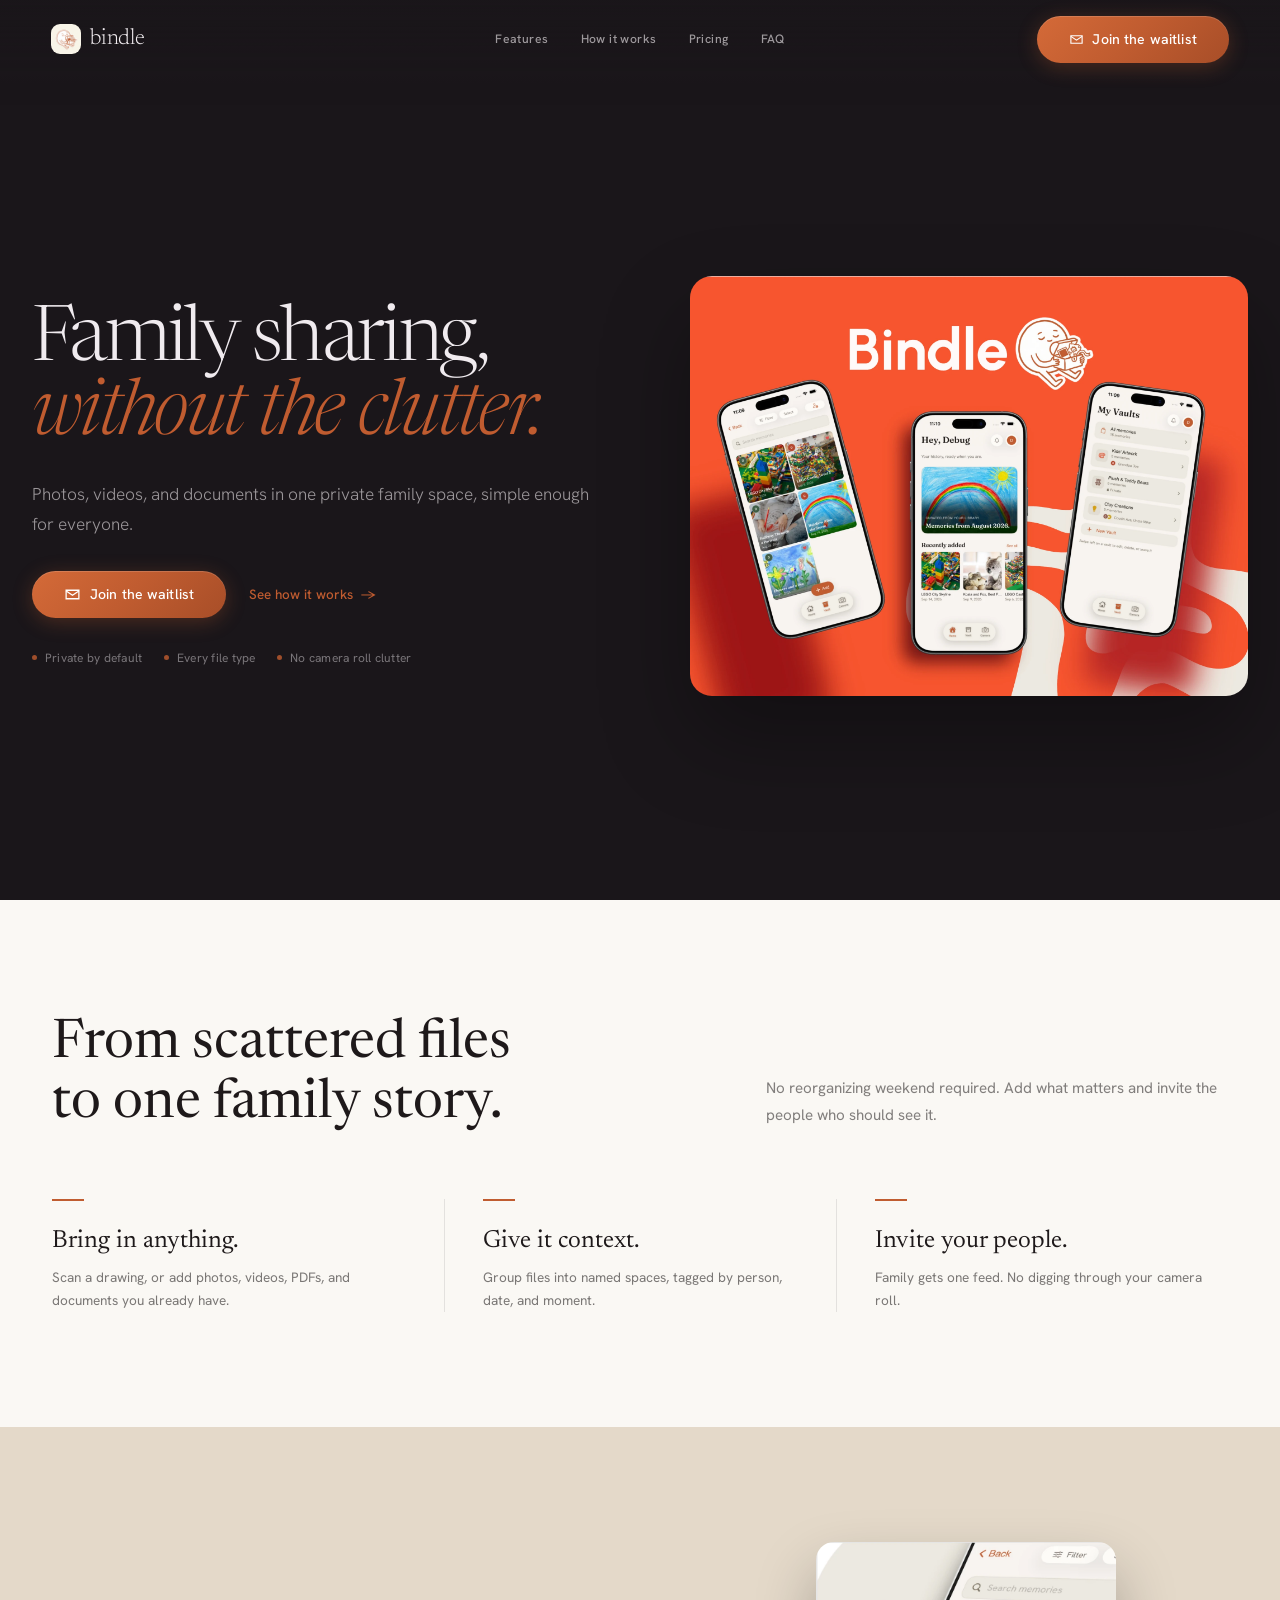
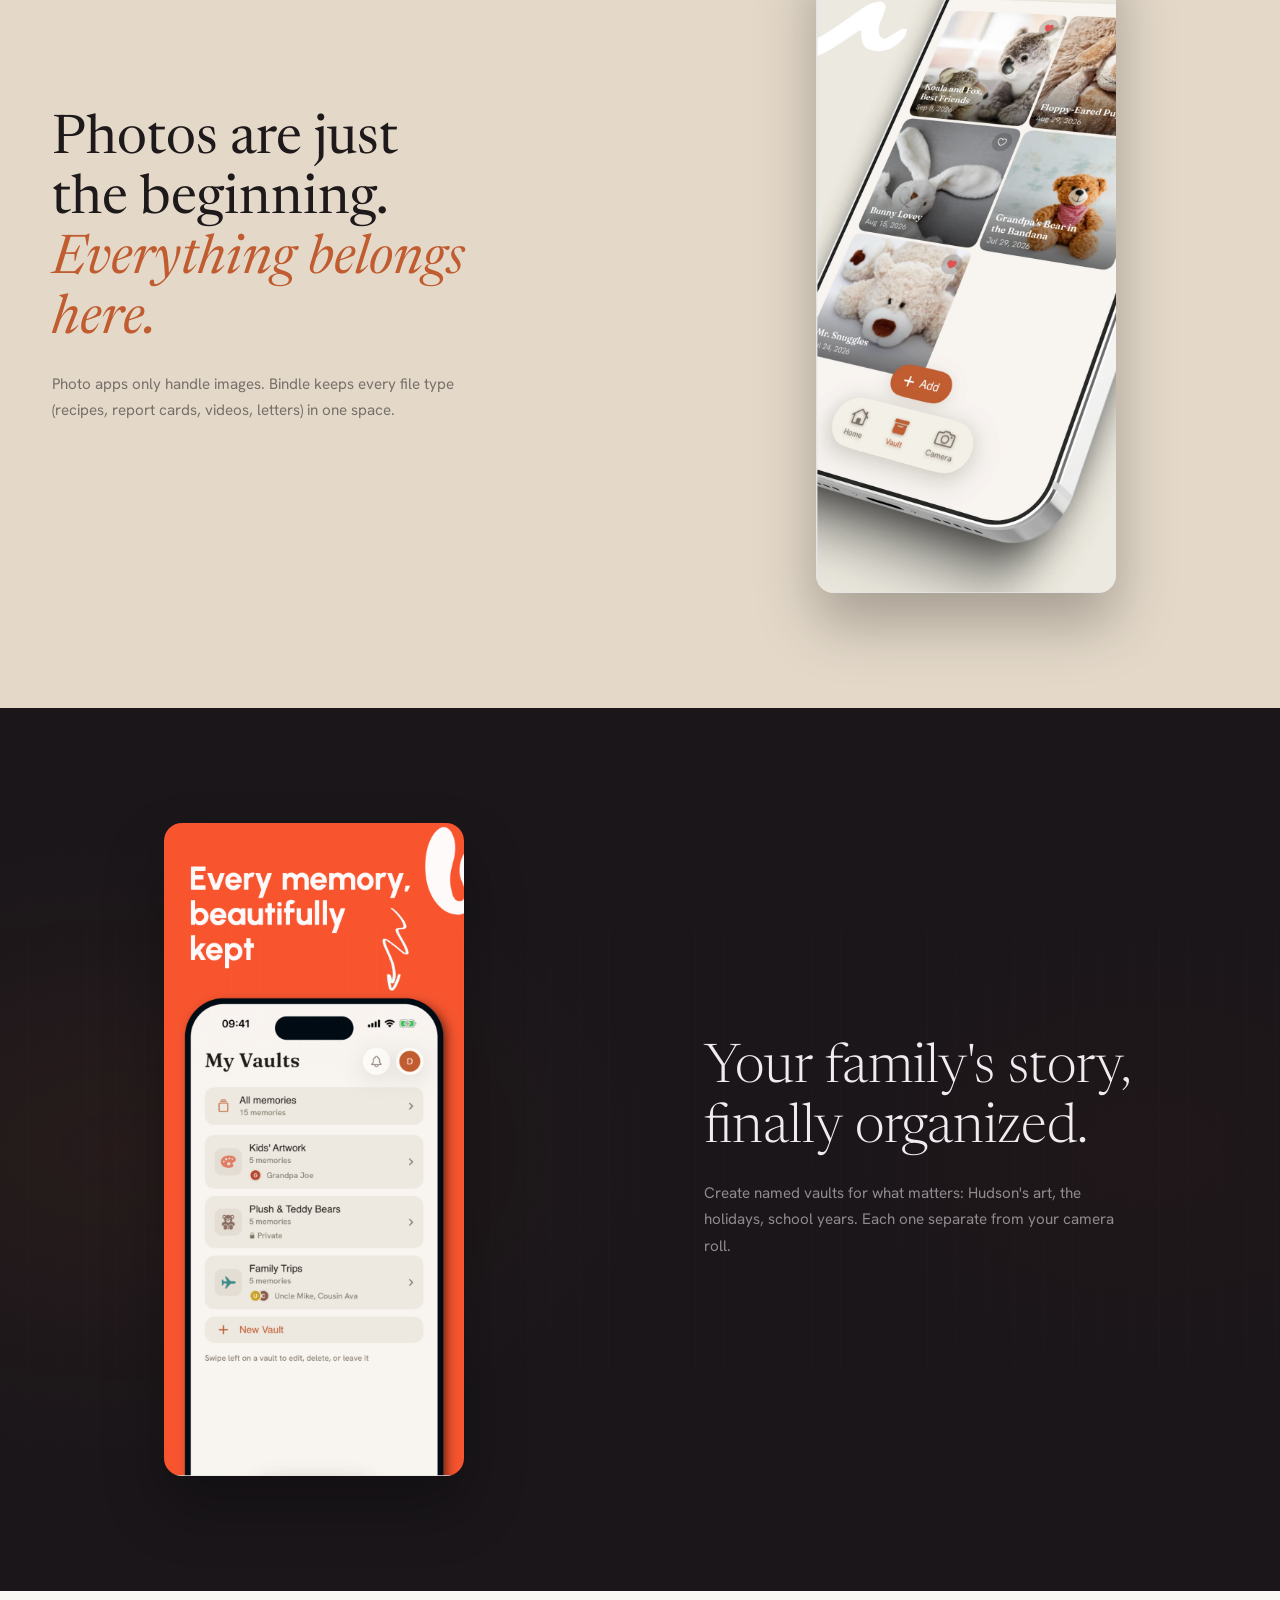
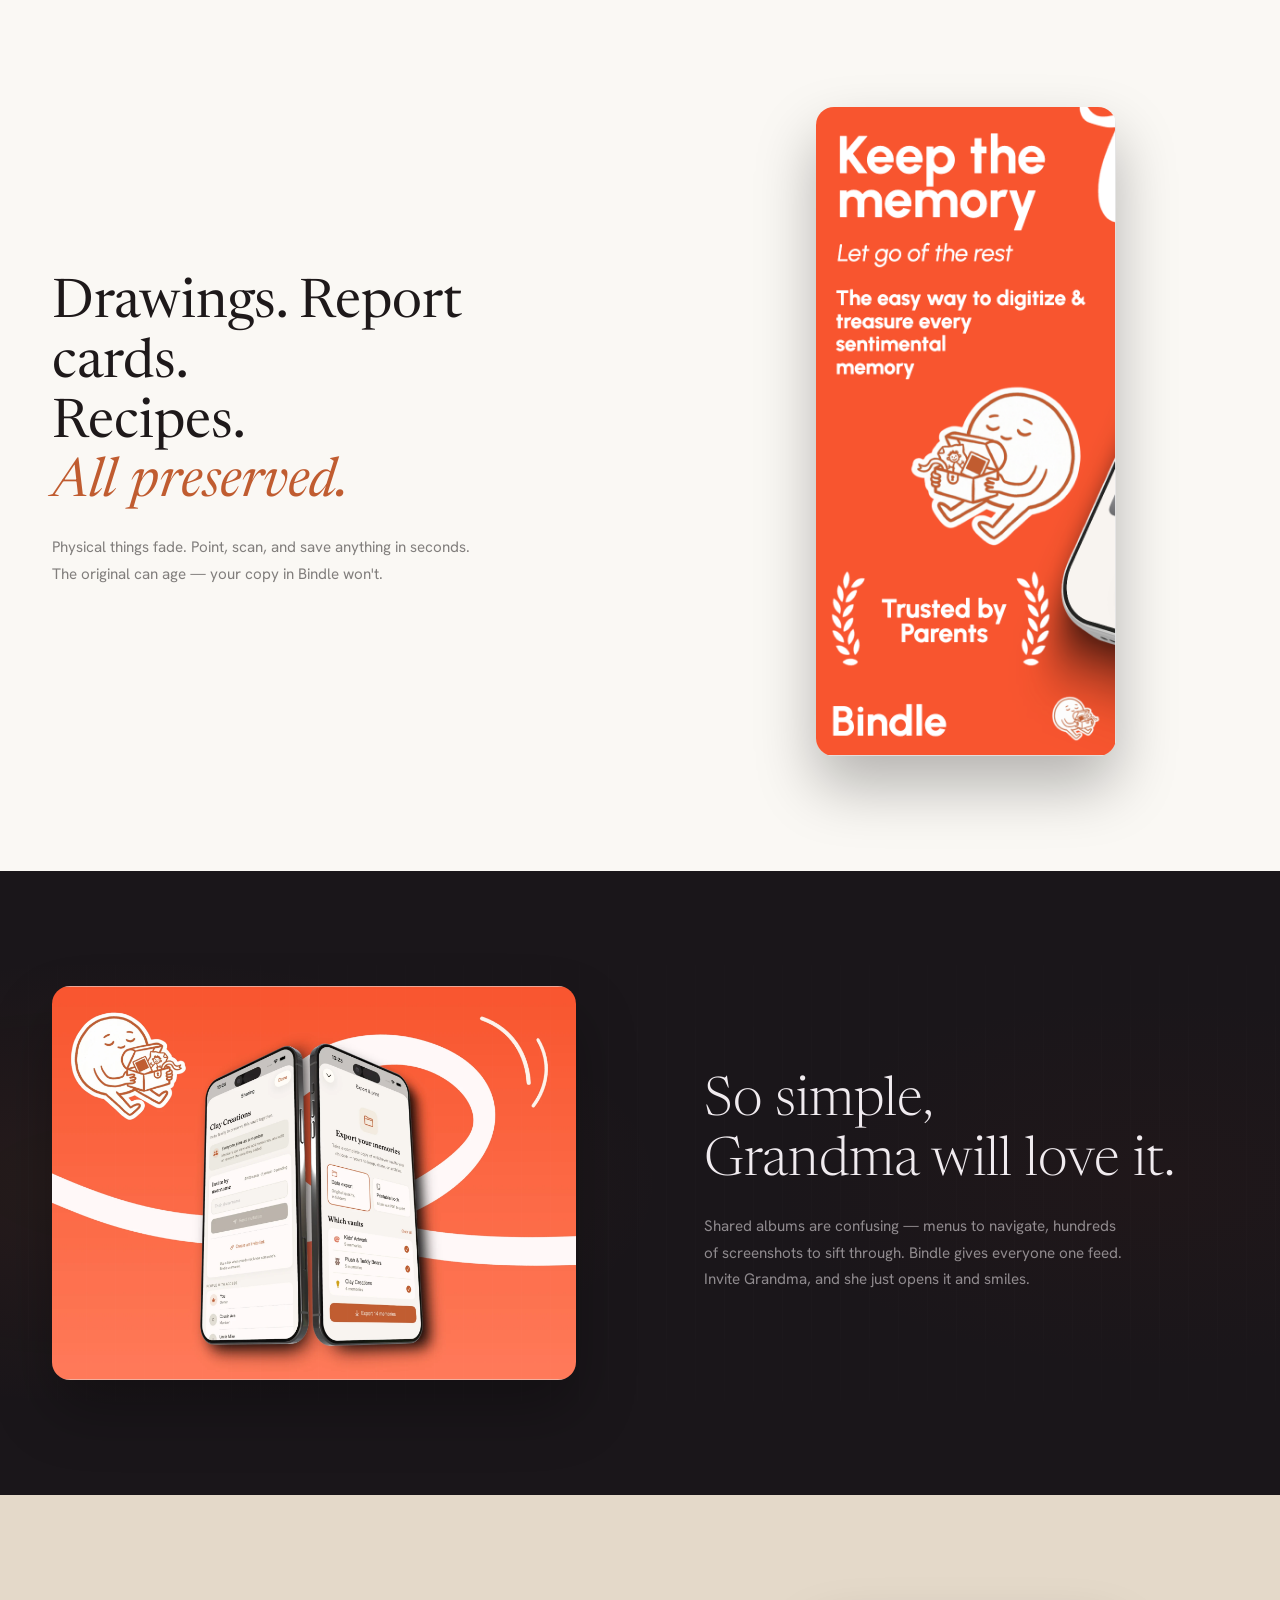
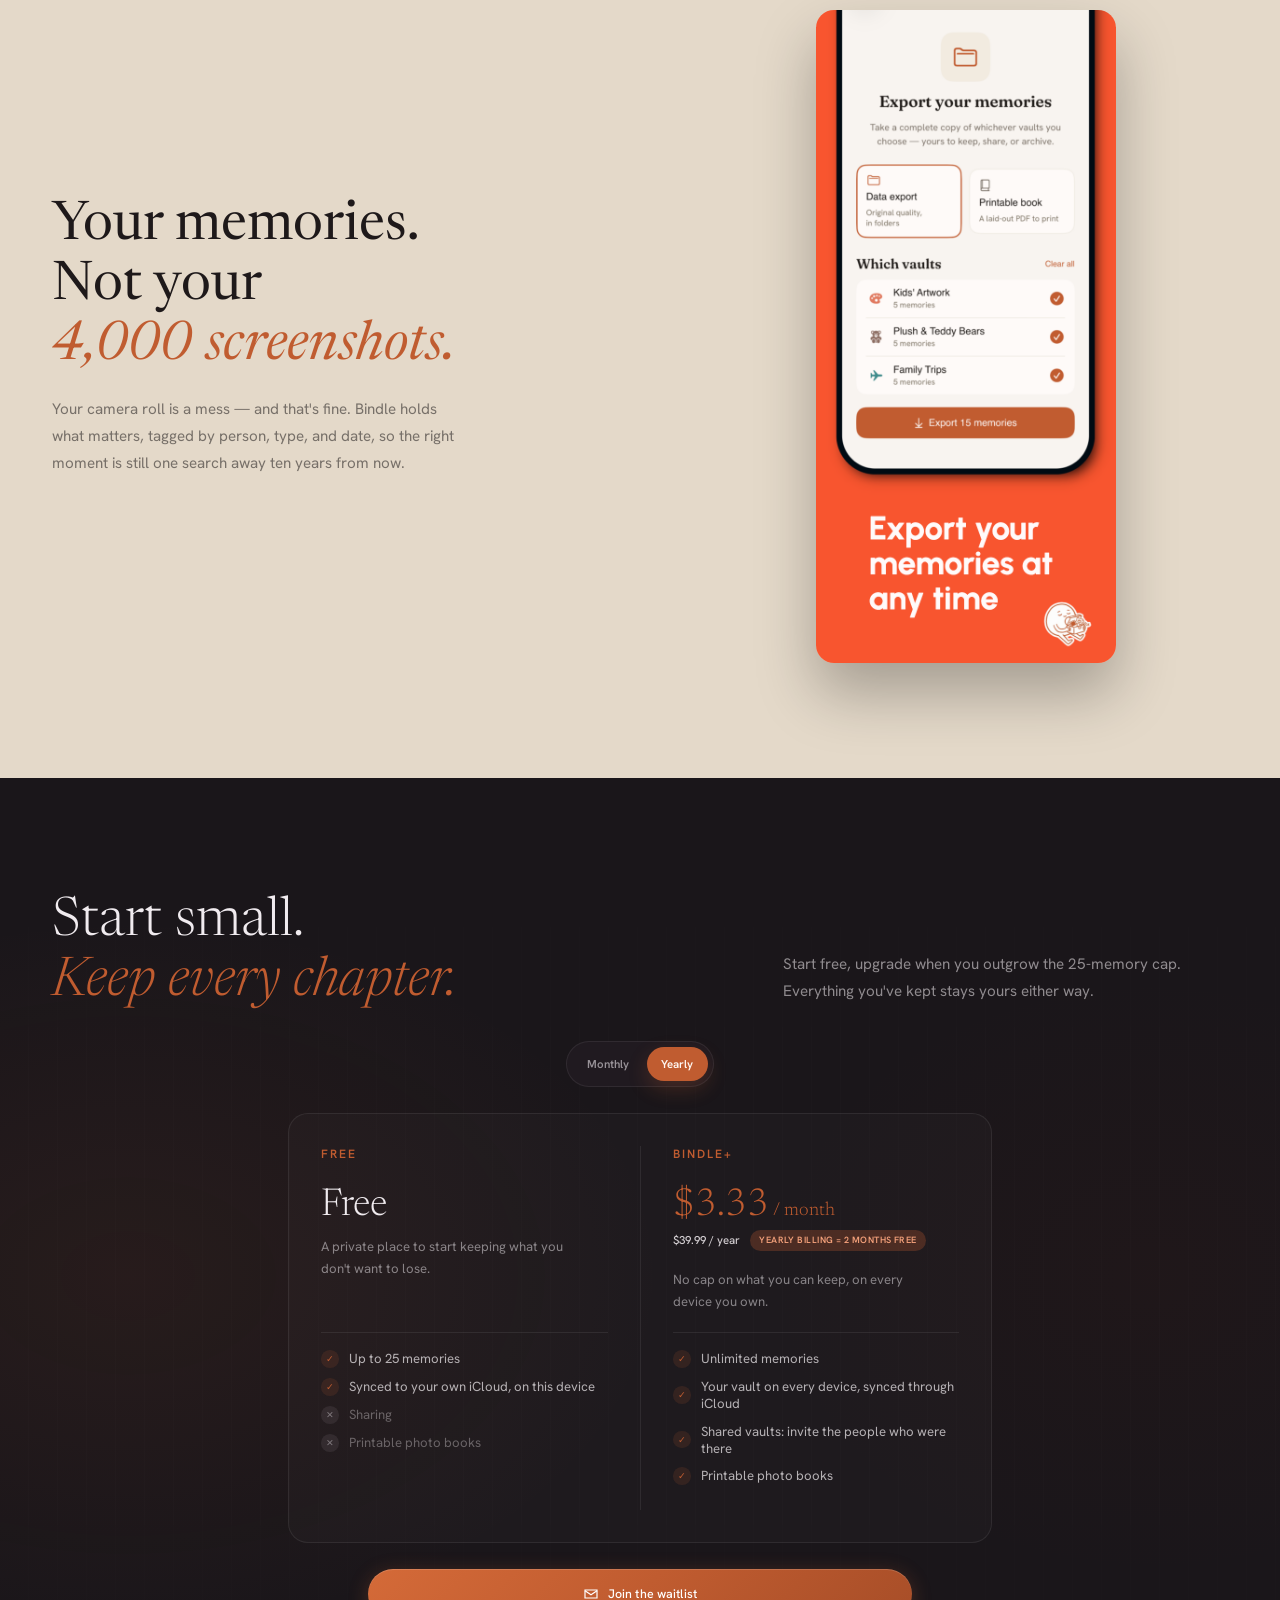
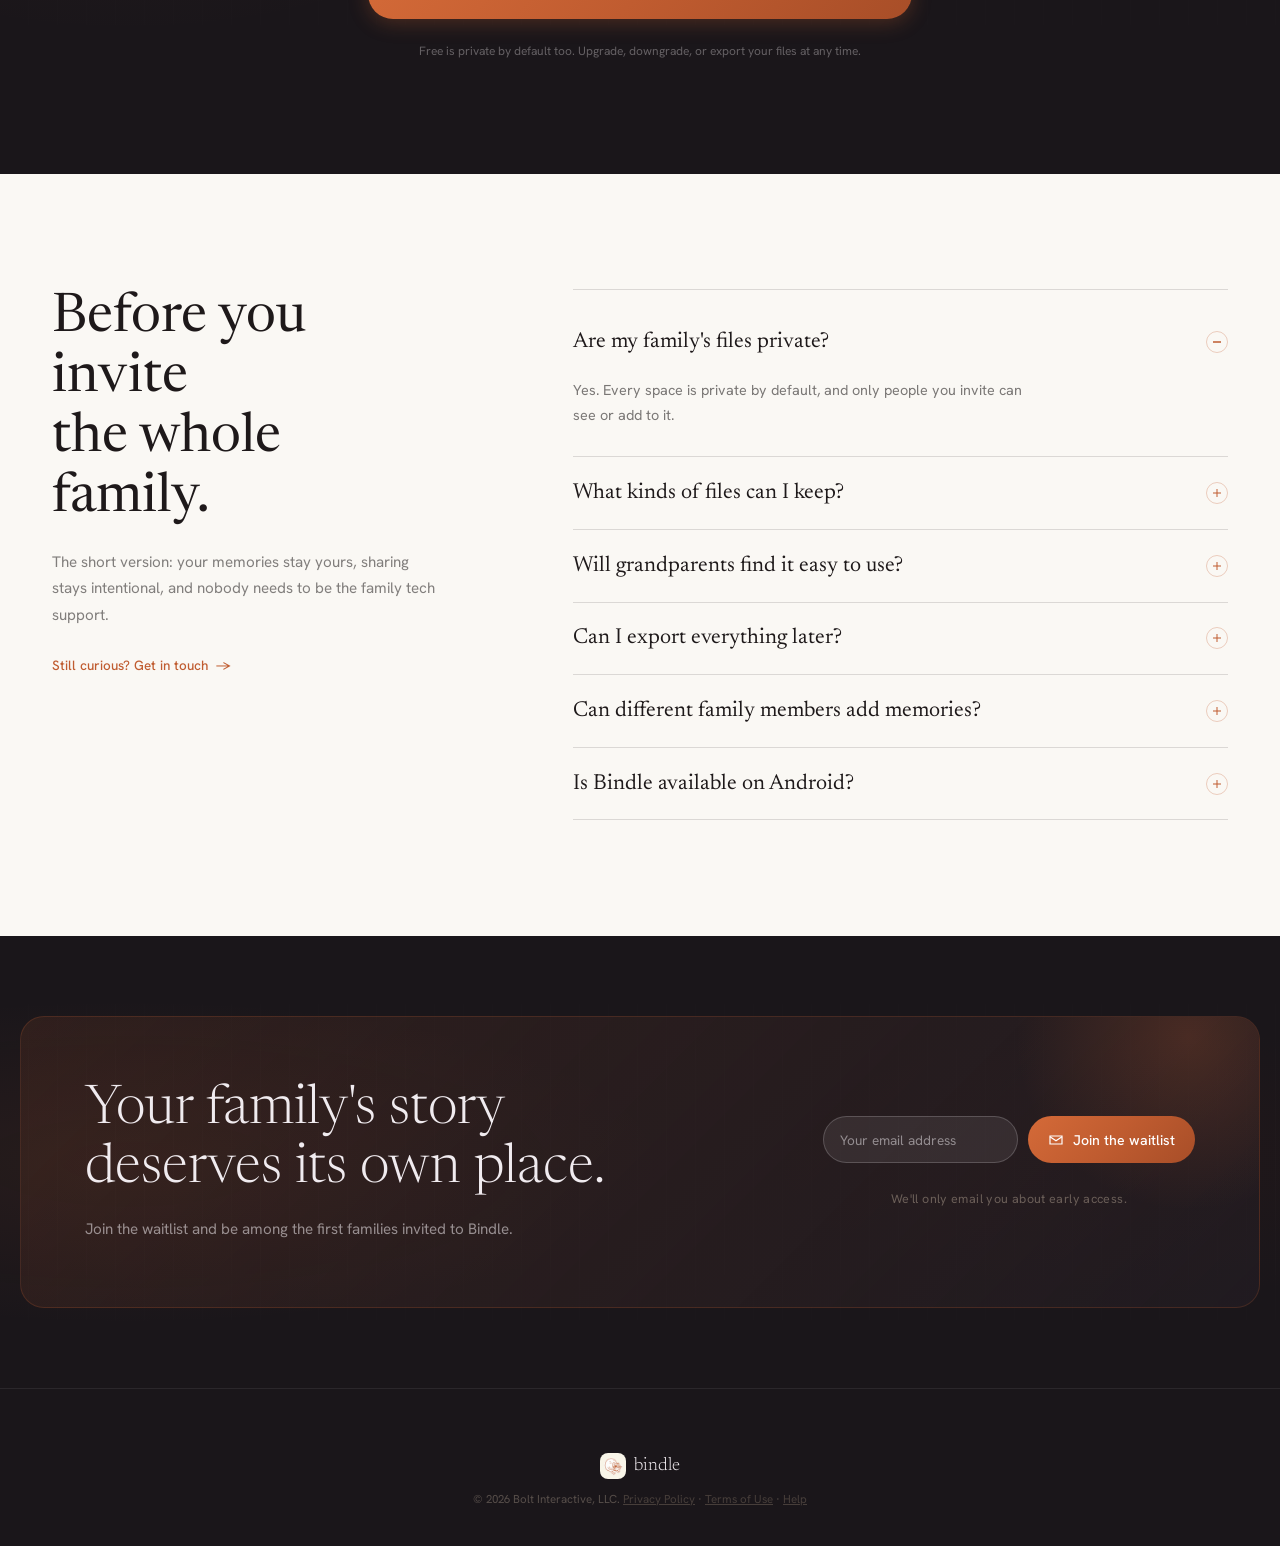
<file: index.html>
<!DOCTYPE html>
<html lang="en">
<head>
  <meta charset="UTF-8" />
  <meta name="viewport" content="width=device-width, initial-scale=1.0" />
  <title>Bindle — Family Sharing, Without the Clutter</title>
  <meta name="description" content="Bindle keeps photos, videos, PDFs, and drawings in one private family space, separate from your camera roll and simple enough for Grandma." />
  <link rel="preconnect" href="https://fonts.googleapis.com" />
  <link rel="preconnect" href="https://fonts.gstatic.com" crossorigin />
  <link href="https://fonts.googleapis.com/css2?family=Newsreader:ital,opsz,wght@0,6..72,300;0,6..72,400;0,6..72,500;1,6..72,300;1,6..72,400&amp;family=Hanken+Grotesk:wght@300;400;500;600&amp;display=swap" rel="stylesheet" />
  <link rel="stylesheet" href="styles.css" />
  <link rel="icon" type="image/png" sizes="32x32" href="img/favicon-32.png" />
  <link rel="apple-touch-icon" sizes="180x180" href="img/favicon-180.png" />
</head>
<body>

<!-- ══════════════════════════════════════
     NAV
══════════════════════════════════════ -->
<!-- Scroll progress bar -->
<div class="scroll-progress" aria-hidden="true"></div>

<!-- Top gradient scrim -->
<div class="top-scrim" aria-hidden="true"></div>


<nav class="site-nav">
  <a class="nav-brand" href="#">
    <img class="nav-mark" src="img/bindle-mark@2x.png" width="30" height="30" alt="" aria-hidden="true" />
    <span class="nav-wordmark">bindle</span>
  </a>
  <div class="nav-links" aria-label="Main navigation">
    <a href="#memories">Features</a>
    <a href="#how-it-works">How it works</a>
    <a href="#pricing">Pricing</a>
    <a href="#faq">FAQ</a>
  </div>
  <a href="#waitlist" class="btn-cta nav-cta"><svg class="waitlist-icon" width="15" height="15" viewBox="0 0 24 24" fill="none" stroke="currentColor" stroke-width="1.8" aria-hidden="true"><path d="M3 6h18v12H3z"/><path d="m3 7 9 6 9-6"/></svg><span class="nav-cta-desktop-label">Join the waitlist</span><span class="nav-cta-mobile-label">Join</span></a>
</nav>


<!-- ══════════════════════════════════════
     HERO
══════════════════════════════════════ -->
<section class="hero" id="hero">
  <div class="hero-inner">
    <div class="hero-layout">
      <div class="hero-copy">
        <h1 class="hero-heading">Family sharing,<br><em>without the clutter.</em></h1>
        <p class="hero-sub">Photos, videos, and documents in one private family space, simple enough for everyone.</p>
        <div class="hero-actions">
          <a href="#waitlist" class="btn-cta hero-btn"><svg class="waitlist-icon" width="17" height="17" viewBox="0 0 24 24" fill="none" stroke="currentColor" stroke-width="1.8" aria-hidden="true"><path d="M3 6h18v12H3z"/><path d="m3 7 9 6 9-6"/></svg>Join the waitlist</a>
          <a href="#how-it-works" class="hero-link">See how it works <span aria-hidden="true">→</span></a>
        </div>
        <div class="hero-proof" aria-label="Bindle highlights">
          <span>Private by default</span>
          <span>Every file type</span>
          <span>No camera roll clutter</span>
        </div>
      </div>

      <!-- A product-first preview gives the opening screen a clear visual anchor. -->
      <div class="hero-product" aria-label="Preview of the Bindle app">
        <img class="hero-product-shot" src="img/hero-app-preview.webp" alt="The Bindle app showing a family vault, the home feed, and the My Vaults screen on three phones" width="1996" height="1502" />
      </div>
    </div>

  </div>
</section>


<!-- ══════════════════════════════════════
     HOW IT WORKS
══════════════════════════════════════ -->
<section class="process-section light-section" id="how-it-works">
  <div class="container">
    <div class="section-intro reveal">
      <h2 class="display-dark">From scattered files<br>to one family story.</h2>
      <p class="body-dark">No reorganizing weekend required. Add what matters and invite the people who should see it.</p>
    </div>
    <div class="process-grid">
      <article class="process-card reveal">
        <h3>Bring in anything.</h3>
        <p>Scan a drawing, or add photos, videos, PDFs, and documents you already have.</p>
      </article>
      <article class="process-card reveal" style="transition-delay:.1s">
        <h3>Give it context.</h3>
        <p>Group files into named spaces, tagged by person, date, and moment.</p>
      </article>
      <article class="process-card reveal" style="transition-delay:.2s">
        <h3>Invite your people.</h3>
        <p>Family gets one feed. No digging through your camera roll.</p>
      </article>
    </div>
  </div>
</section>


<!-- ══════════════════════════════════════
     VAULT GRID SHOWCASE  (light)
══════════════════════════════════════ -->
<section class="showcase tan-section" id="memories">
  <div class="container showcase-layout reverse">

    <div class="showcase-phone reveal">
      <img class="showcase-shot-portrait" src="img/vault-grid-preview.webp" alt="The Bindle vault grid showing plush toy and teddy bear memories, each tagged with a name and date" width="832" height="1804" />
    </div>

    <div class="showcase-text reveal" style="transition-delay:.15s">
      <h2 class="display-dark">Photos are just<br>the beginning.<br><em>Everything belongs here.</em></h2>
      <p class="body-dark">Photo apps only handle images. Bindle keeps every file type (recipes, report cards, videos, letters) in one space.</p>
    </div>

  </div>
</section>


<!-- ══════════════════════════════════════
     VAULT SHOWCASE  (dark)
══════════════════════════════════════ -->
<section class="showcase dark-section dark-section--warm" id="vault">
  <div class="container showcase-layout reverse">

    <div class="showcase-text reveal">
      <h2 class="display-light">Your family's story,<br>finally organized.</h2>
      <p class="body-light">Create named vaults for what matters: Hudson's art, the holidays, school years. Each one separate from your camera roll.</p>
    </div>

    <div class="showcase-phone reveal" style="transition-delay:.15s">
      <img class="showcase-shot-portrait" src="img/my-vaults-preview.png" alt="The Bindle My Vaults screen listing the Kids' Artwork, Plush &amp; Teddy Bears, and Family Trips vaults" width="828" height="1802" />
    </div>

  </div>
</section>


<!-- ══════════════════════════════════════
     SCAN SHOWCASE  (light)
══════════════════════════════════════ -->
<section class="showcase light-section" id="scan">
  <div class="container showcase-layout reverse">

    <div class="showcase-phone reveal">
      <img class="showcase-shot-portrait" src="img/app-cover-preview.png" alt="The Bindle app cover screen reading 'Keep the memory, let go of the rest', the easy way to digitize and treasure every sentimental memory" width="648" height="1402" />
    </div>

    <div class="showcase-text reveal" style="transition-delay:.15s">
      <h2 class="display-dark">Drawings. Report cards.<br>Recipes.<br><em>All preserved.</em></h2>
      <p class="body-dark">Physical things fade. Point, scan, and save anything in seconds. The original can age — your copy in Bindle won't.</p>
    </div>

  </div>
</section>


<!-- ══════════════════════════════════════
     SHARE SHOWCASE  (dark)
══════════════════════════════════════ -->
<section class="showcase dark-section" id="share">
  <div class="container showcase-layout reverse">

    <div class="showcase-text reveal">
      <h2 class="display-light">So simple,<br>Grandma will love it.</h2>
      <p class="body-light">Shared albums are confusing — menus to navigate, hundreds of screenshots to sift through. Bindle gives everyone one feed. Invite Grandma, and she just opens it and smiles.</p>
    </div>

    <div class="showcase-phone reveal" style="transition-delay:.15s">
      <img class="showcase-shot" src="img/share-export-preview.webp" alt="The Bindle app showing the sharing screen for inviting family members, and the export screen for downloading or printing a vault" width="2000" height="1504" />
    </div>

  </div>
</section>


<!-- ══════════════════════════════════════
     TAGS SHOWCASE  (light)
══════════════════════════════════════ -->
<section class="showcase tan-section" id="tags">
  <div class="container showcase-layout reverse">

    <div class="showcase-phone reveal">
      <img class="showcase-shot-portrait" src="img/export-preview.png" alt="The Bindle export screen for downloading a vault as a data export or a printable book" width="644" height="1400" />
    </div>

    <div class="showcase-text reveal" style="transition-delay:.15s">
      <h2 class="display-dark">Your memories.<br>Not your<br><em>4,000 screenshots.</em></h2>
      <p class="body-dark">Your camera roll is a mess — and that's fine. Bindle holds what matters, tagged by person, type, and date, so the right moment is still one search away ten years from now.</p>
    </div>

  </div>
</section>


<!-- ══════════════════════════════════════
     PRICING
══════════════════════════════════════ -->
<section class="pricing-section dark-section" id="pricing">
  <div class="container">
    <div class="pricing-heading reveal">
      <div>
        <h2 class="display-light">Start small.<br><em>Keep every chapter.</em></h2>
      </div>
      <p class="body-light">Start free, upgrade when you outgrow the 25-memory cap. Everything you've kept stays yours either way.</p>
    </div>
    <div class="pricing-billing-toggle reveal" role="group" aria-label="Billing frequency">
      <button class="pricing-billing-option" type="button" data-pricing-billing="monthly" aria-pressed="false">Monthly</button>
      <button class="pricing-billing-option is-selected" type="button" data-pricing-billing="yearly" aria-pressed="true">Yearly</button>
    </div>
    <div class="pricing-grid">
      <article class="pricing-plan reveal">
        <div class="pricing-plan-header">
          <p class="pricing-name">Free</p>
          <p class="pricing-price"><span>Free</span></p>
          <p class="pricing-description">A private place to start keeping what you don't want to lose.</p>
        </div>
        <ul class="pricing-features">
          <li>Up to 25 memories</li>
          <li>Synced to your own iCloud, on this device</li>
          <li class="is-excluded">Sharing</li>
          <li class="is-excluded">Printable photo books</li>
        </ul>
      </article>

      <article class="pricing-plan pricing-plan--featured reveal" style="transition-delay:.1s">
        <div class="pricing-plan-header">
          <p class="pricing-name">Bindle+</p>
          <p class="pricing-price" data-monthly-price="$3.99" data-yearly-monthly-price="$3.33"><span>$3.33</span> / month</p>
          <p class="pricing-yearly" data-monthly-detail="Billed monthly" data-yearly-total="$39.99 / year" data-yearly-savings="Yearly billing = 2 months free"><strong>$39.99 / year</strong><span>Yearly billing = 2 months free</span></p>
          <p class="pricing-description">No cap on what you can keep, on every device you own.</p>
        </div>
        <ul class="pricing-features">
          <li>Unlimited memories</li>
          <li>Your vault on every device, synced through iCloud</li>
          <li>Shared vaults: invite the people who were there</li>
          <li>Printable photo books</li>
        </ul>
      </article>
    </div>
    <a href="#waitlist" class="btn-cta pricing-cta reveal"><svg class="waitlist-icon" width="16" height="16" viewBox="0 0 24 24" fill="none" stroke="currentColor" stroke-width="1.8" aria-hidden="true"><path d="M3 6h18v12H3z"/><path d="m3 7 9 6 9-6"/></svg>Join the waitlist</a>
    <p class="pricing-note">Free is private by default too. Upgrade, downgrade, or export your files at any time.</p>
  </div>
</section>


<!-- ══════════════════════════════════════
     FAQ
══════════════════════════════════════ -->
<section class="faq-section light-section" id="faq">
  <div class="container faq-layout">
    <div class="faq-intro reveal">
      <h2 class="display-dark">Before you invite<br>the whole family.</h2>
      <p class="body-dark">The short version: your memories stay yours, sharing stays intentional, and nobody needs to be the family tech support.</p>
      <a href="#" class="hero-link faq-contact">Still curious? Get in touch <span aria-hidden="true">→</span></a>
    </div>

    <div class="faq-list reveal">
      <details class="faq-item" open>
        <summary>
          <span>Are my family's files private?</span>
          <span class="faq-toggle" aria-hidden="true"></span>
        </summary>
        <p>Yes. Every space is private by default, and only people you invite can see or add to it.</p>
      </details>
      <details class="faq-item">
        <summary>
          <span>What kinds of files can I keep?</span>
          <span class="faq-toggle" aria-hidden="true"></span>
        </summary>
        <p>Photos, videos, PDFs, scanned artwork, documents, letters, and more. All in the same space.</p>
      </details>
      <details class="faq-item">
        <summary>
          <span>Will grandparents find it easy to use?</span>
          <span class="faq-toggle" aria-hidden="true"></span>
        </summary>
        <p>Yes. Invited family members open one clean feed with clear actions, no camera-roll clutter, no buried sharing menus.</p>
      </details>
      <details class="faq-item">
        <summary>
          <span>Can I export everything later?</span>
          <span class="faq-toggle" aria-hidden="true"></span>
        </summary>
        <p>Yes. Every plan includes exports, so nothing is locked into Bindle.</p>
      </details>
      <details class="faq-item">
        <summary>
          <span>Can different family members add memories?</span>
          <span class="faq-toggle" aria-hidden="true"></span>
        </summary>
        <p>Yes. Anyone you invite can add their own photos, documents, videos, and notes.</p>
      </details>
      <details class="faq-item">
        <summary>
          <span>Is Bindle available on Android?</span>
          <span class="faq-toggle" aria-hidden="true"></span>
        </summary>
        <p>iPhone first. Android is planned — we'll update this page when it's ready.</p>
      </details>
    </div>
  </div>
</section>


<!-- ══════════════════════════════════════
     CLOSING INVITATION
══════════════════════════════════════ -->
<section class="closing-section dark-section" id="waitlist">
  <div class="container closing-card reveal">
    <div>
      <h2 class="display-light">Your family's story<br>deserves its own place.</h2>
      <p class="body-light">Join the waitlist and be among the first families invited to Bindle.</p>
    </div>
    <div class="closing-action">
      <form id="bindle-waitlist-form" class="bindle-waitlist-form" action="/api/waitlist" method="post" novalidate>
        <div class="waitlist-form-fields">
          <label class="sr-only" for="bindle-waitlist-email">Email address</label>
          <input id="bindle-waitlist-email" aria-describedby="bindle-waitlist-status" type="email" name="email" placeholder="Your email address" autocomplete="email" required />
          <button type="submit"><svg class="waitlist-icon" width="16" height="16" viewBox="0 0 24 24" fill="none" stroke="currentColor" stroke-width="1.8" aria-hidden="true"><path d="M3 6h18v12H3z"/><path d="m3 7 9 6 9-6"/></svg><span class="waitlist-button-label">Join the waitlist</span><span class="waitlist-loader" hidden aria-hidden="true"></span></button>
        </div>
        <div class="waitlist-honeypot" aria-hidden="true">
          <label for="bindle-waitlist-website">Website</label>
          <input id="bindle-waitlist-website" type="text" name="website" tabindex="-1" autocomplete="off" />
        </div>
        <div id="bindle-turnstile" class="waitlist-turnstile" aria-live="polite"></div>
        <p id="bindle-waitlist-status" class="waitlist-status" hidden aria-live="polite"></p>
      </form>
      <p class="cta-fine">We'll only email you about early access.</p>
    </div>
  </div>
</section>


<!-- ══════════════════════════════════════
     FOOTER
══════════════════════════════════════ -->
<footer>
  <div class="footer-brand">
    <img class="footer-mark" src="img/bindle-mark.png" width="26" height="26" alt="" aria-hidden="true" />
    <span class="footer-name">bindle</span>
  </div>
  <p class="footer-copy">© 2026 Bolt Interactive, LLC. <a href="privacy.html" style="color: var(--text-muted); text-decoration: underline;">Privacy Policy</a> · <a href="terms.html" style="color: var(--text-muted); text-decoration: underline;">Terms of Use</a> · <a href="app/support.html" style="color: var(--text-muted); text-decoration: underline;">Help</a></p>
</footer>

<script>
  window.BindleWaitlistConfig = {
    turnstileSiteKey: '0x4AAAAAAEAP4qFyWYZn2Zbh'
  };
</script>
<script src="script.js" integrity="sha384-a2bwQEItqtDntHeQSmYTyXe6c155NSsn45Wa2aHeSK8e2fVu/oJ8o9N6GzE+oWoA"></script>
</body>
</html>
</file>
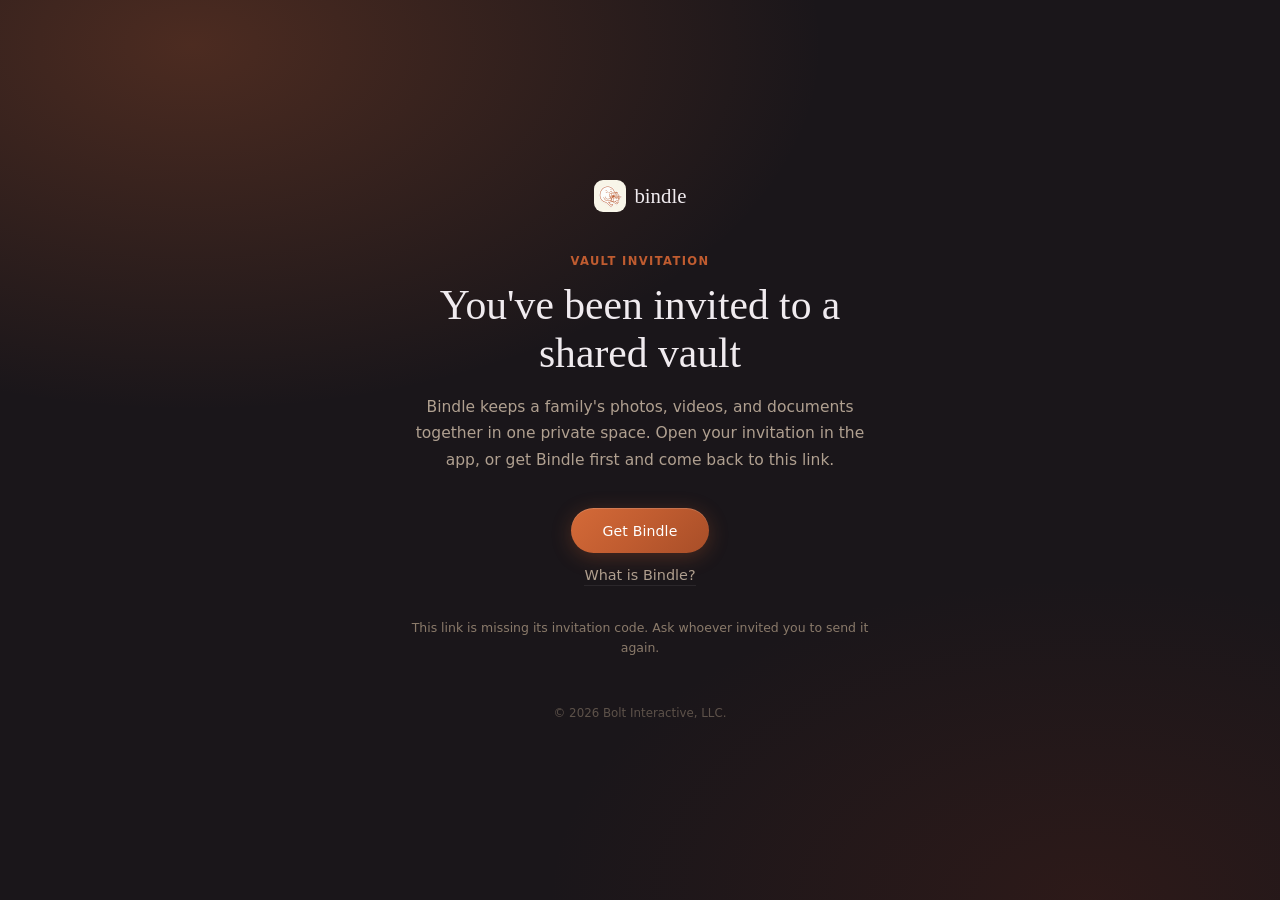
<file: invite.html>
<!DOCTYPE html>
<html lang="en">
<head>
  <meta charset="UTF-8" />
  <meta name="viewport" content="width=device-width, initial-scale=1.0" />
  <title>You're invited to a Bindle vault</title>
  <meta name="description" content="Someone shared a private Bindle vault with you. Open it in the app, or get Bindle to join." />
  <meta name="robots" content="noindex" />
  <link rel="preconnect" href="https://fonts.googleapis.com" />
  <link rel="preconnect" href="https://fonts.gstatic.com" crossorigin />
  <link href="https://fonts.googleapis.com/css2?family=Fraunces:ital,opsz,wght@0,9..144,300;0,9..144,400;0,9..144,500;1,9..144,300;1,9..144,400&family=Inter:wght@300;400;500;600&display=swap" rel="stylesheet" />
  <link rel="stylesheet" href="/styles.css" />
  <link rel="icon" type="image/png" sizes="32x32" href="/img/favicon-32.png" />
  <link rel="apple-touch-icon" sizes="180x180" href="/img/favicon-180.png" />
  <style>

    [hidden] {
      display: none !important;
    }

    .invite-page {
      min-height: 100svh;
      background:
        radial-gradient(ellipse 85% 70% at 15% 5%, rgba(192, 92, 48, 0.3), transparent 58%),
        radial-gradient(ellipse 65% 55% at 85% 100%, rgba(120, 40, 20, 0.2), transparent 65%),
        var(--dark);
      color: var(--text-light);
      display: grid;
      place-items: center;
      padding: 2rem;
    }

    .invite-card {
      max-width: 460px;
      text-align: center;
    }

    .invite-brand {
      display: inline-flex;
      align-items: center;
      gap: .55rem;
      text-decoration: none;
      margin-bottom: 2.6rem;
    }

    .invite-brand img {
      width: 32px;
      height: 32px;
      border-radius: 9px;
      display: block;
    }

    .invite-brand span {
      font-family: var(--serif);
      font-weight: 300;
      font-size: 1.3rem;
      color: var(--text-light);
    }

    .invite-eyebrow {
      font-family: var(--sans);
      font-size: .72rem;
      font-weight: 600;
      letter-spacing: .12em;
      text-transform: uppercase;
      color: var(--accent);
      margin: 0 0 .9rem;
    }

    .invite-card h1 {
      font-family: var(--serif);
      font-weight: 400;
      font-size: clamp(2rem, 6vw, 2.6rem);
      margin: 0 0 1rem;
      line-height: 1.15;
    }

    .invite-card p.sub {
      font-family: var(--sans);
      font-size: .97rem;
      color: var(--text-dim);
      line-height: 1.7;
      margin: 0 0 2.2rem;
    }

    /* Stack the two CTAs with a little air; the secondary reads as a quiet alternative. */
    .invite-actions {
      display: flex;
      flex-direction: column;
      align-items: center;
      gap: .85rem;
    }

    .invite-secondary {
      font-family: var(--sans);
      font-size: .9rem;
      font-weight: 500;
      color: var(--text-dim);
      text-decoration: none;
      border-bottom: 1px solid var(--border-dark);
      padding-bottom: 2px;
      transition: color .3s var(--ease);
    }

    .invite-secondary:hover {
      color: var(--text-light);
    }

    .invite-note {
      font-family: var(--sans);
      font-size: .78rem;
      color: var(--text-muted);
      line-height: 1.6;
      margin: 2rem 0 0;
    }

    .invite-footer {
      margin-top: 3rem;
      font-size: .74rem;
      color: var(--text-muted);
      opacity: .6;
    }

  </style>
</head>
<body>

<div class="invite-page">
  <div class="invite-card">
    <a class="invite-brand" href="/">
      <img src="/img/bindle-mark@2x.png" alt="" aria-hidden="true" />
      <span>bindle</span>
    </a>
    <p class="invite-eyebrow">Vault invitation</p>
    <h1>You've been invited to a shared vault</h1>
    <p class="sub">Bindle keeps a family's photos, videos, and documents together in one private space. Open your invitation in the app, or get Bindle first and come back to this link.</p>

    <div class="invite-actions">
      <a id="OpenButton" class="btn-cta" href="#" hidden>Open in Bindle</a>
      <a id="GetButton" class="btn-cta" href="/#waitlist">Get Bindle</a>
      <a id="SecondaryLink" class="invite-secondary" href="/" hidden>What is Bindle?</a>
    </div>

    <p id="InviteNote" class="invite-note">Once you have Bindle installed, tapping this link on your iPhone opens the invitation automatically.</p>

    <p class="invite-footer">© 2026 Bolt Interactive, LLC.</p>
  </div>
</div>

<script>

  /*
    Invite links are minted as https://heybindle.com/invite/<token> and rewritten here by
    _redirects with status 200, so the original path — token included — is still on
    window.location. Read the token from there rather than from a query string.
  */
  var PathSegments = window.location.pathname.split("/").filter(Boolean);
  var InviteToken = (PathSegments[0] === "invite" && PathSegments[1]) ? PathSegments[1] : "";

  var OpenButton = document.getElementById("OpenButton");
  var GetButton = document.getElementById("GetButton");
  var SecondaryLink = document.getElementById("SecondaryLink");
  var InviteNote = document.getElementById("InviteNote");

  /*
    Only offer the custom-scheme handoff on iOS. Everywhere else bindle:// resolves to
    nothing and the tap produces a browser error dialog, which reads as a broken link.
    We deliberately never fire the scheme automatically for the same reason: a visitor
    without the app installed would get that dialog before reading a word of the page.
  */
  var IsAppleMobile = /iPad|iPhone|iPod/.test(navigator.userAgent) ||
    (navigator.platform === "MacIntel" && navigator.maxTouchPoints > 1);

  if (InviteToken && IsAppleMobile) {

    OpenButton.href = "bindle://invite?token=" + encodeURIComponent(InviteToken); // Custom-scheme fallback for builds without Associated Domains
    OpenButton.hidden = false;

    GetButton.classList.remove("btn-cta"); // Demote the download CTA so "Open in Bindle" is the single primary action
    GetButton.className = "invite-secondary";
    GetButton.textContent = "Don't have Bindle yet?";

  } else if (!InviteToken) {

    // Someone reached /invite with no token at all — nothing to open, so explain rather than dangle a dead button.
    InviteNote.textContent = "This link is missing its invitation code. Ask whoever invited you to send it again.";
    SecondaryLink.hidden = false;

  }

</script>

</body>
</html>
</file>
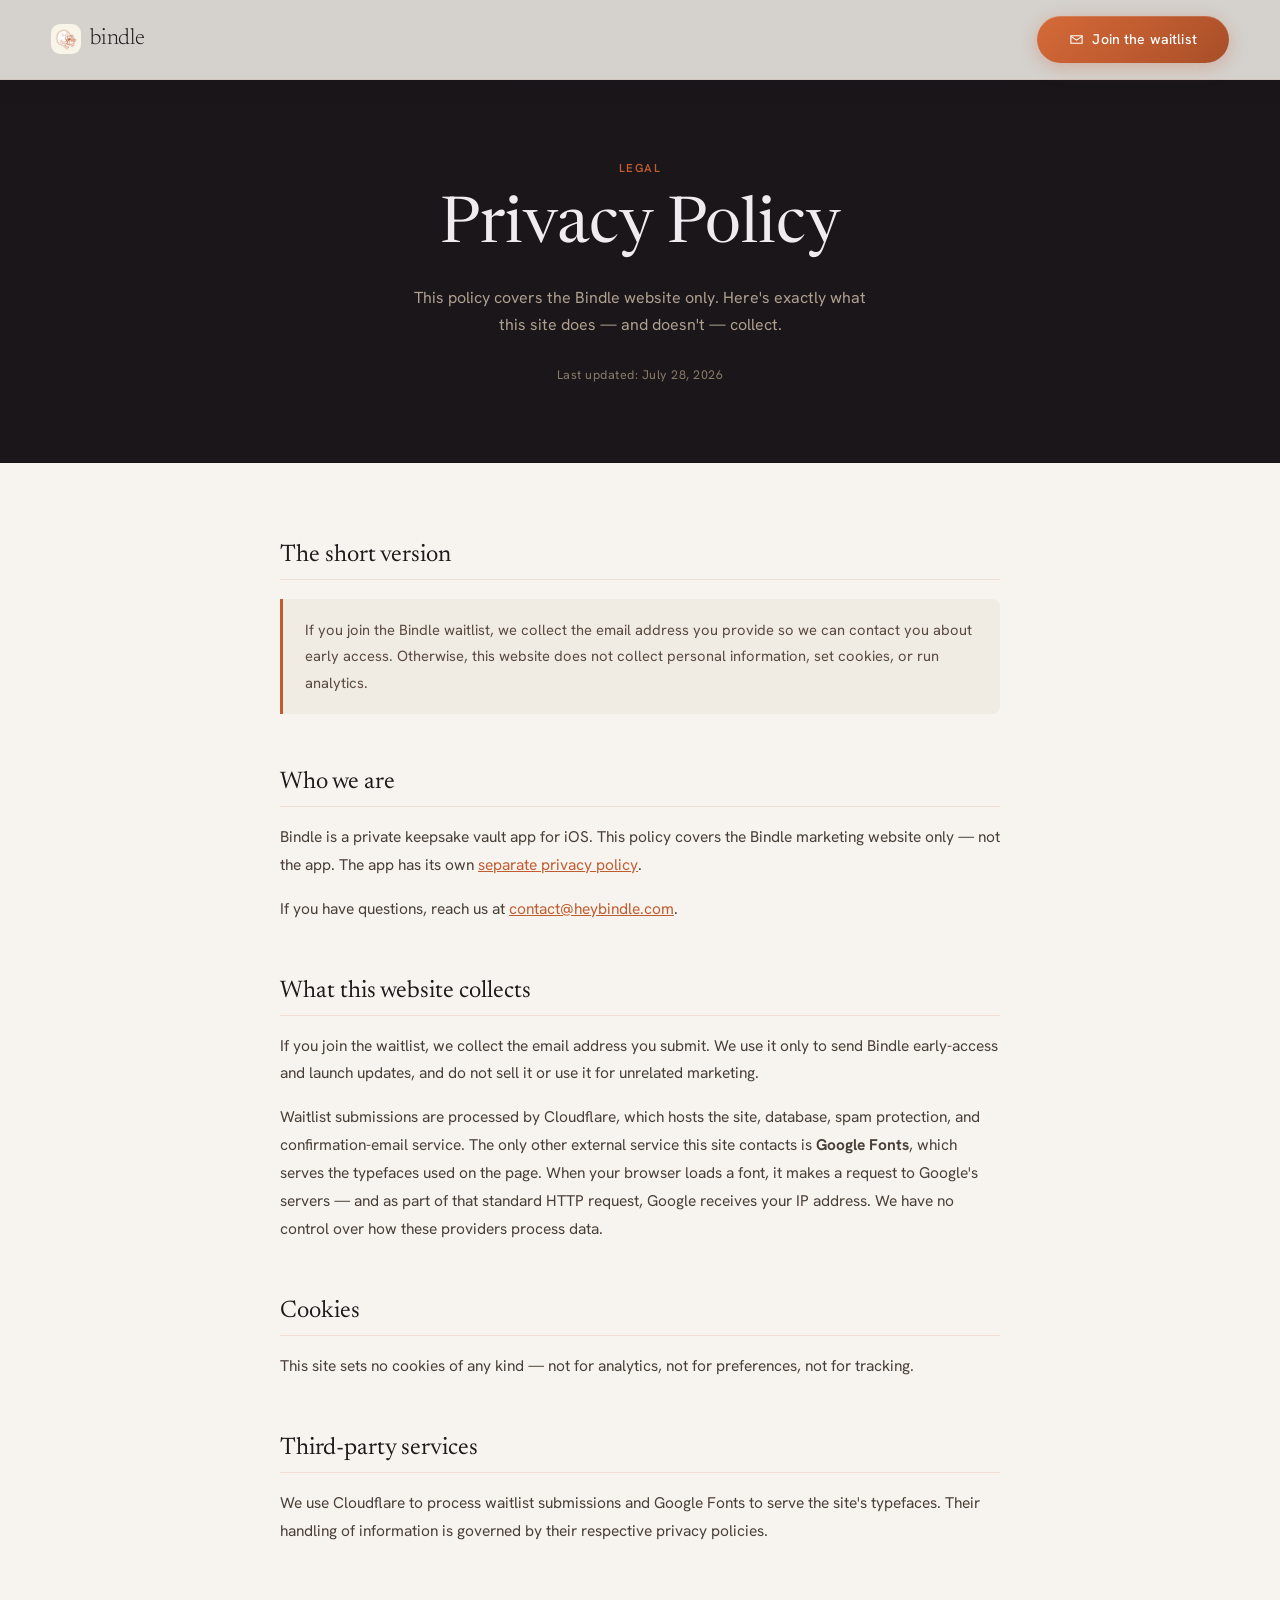
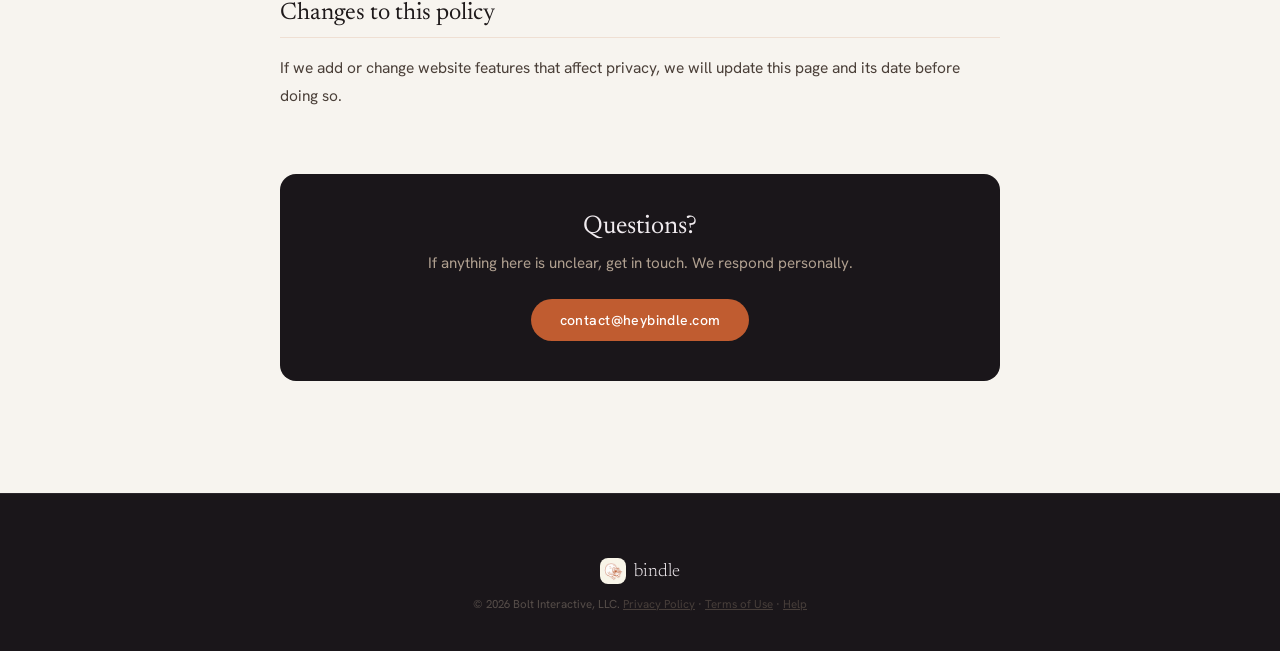
<file: privacy.html>
<!DOCTYPE html>
<html lang="en">
<head>
  <meta charset="UTF-8" />
  <meta name="viewport" content="width=device-width, initial-scale=1.0" />
  <title>Privacy Policy — Bindle</title>
  <meta name="description" content="Bindle's privacy policy. Your memories are yours — here's exactly what we collect and why." />
  <link rel="preconnect" href="https://fonts.googleapis.com" />
  <link rel="preconnect" href="https://fonts.gstatic.com" crossorigin />
  <link href="https://fonts.googleapis.com/css2?family=Newsreader:ital,opsz,wght@0,6..72,300;0,6..72,400;0,6..72,500;1,6..72,300;1,6..72,400&family=Hanken+Grotesk:wght@300;400;500;600&display=swap" rel="stylesheet" />
  <link rel="stylesheet" href="styles.css" />
  <link rel="icon" type="image/png" sizes="32x32" href="img/favicon-32.png" />
  <link rel="apple-touch-icon" sizes="180x180" href="img/favicon-180.png" />
  <style>

    /* ── Privacy page layout ── */
    .privacy-hero {
      background: var(--dark);
      padding: 10rem 2rem 5rem;
      text-align: center;
    }

    .privacy-hero .eyebrow {
      color: var(--accent);
      font-family: var(--sans);
      font-size: .72rem;
      font-weight: 600;
      letter-spacing: .12em;
      text-transform: uppercase;
      margin-bottom: 1rem;
    }

    .privacy-hero h1 {
      font-family: var(--serif);
      font-size: clamp(2.4rem, 6vw, 4rem);
      font-weight: 400;
      color: var(--text-light);
      line-height: 1.15;
      margin-bottom: 1.2rem;
    }

    .privacy-hero h1 em {
      font-style: italic;
      color: var(--soft);
    }

    .privacy-hero .subtitle {
      font-family: var(--sans);
      font-size: 1rem;
      color: var(--text-dim);
      max-width: 480px;
      margin: 0 auto;
      line-height: 1.7;
    }

    .privacy-hero .updated {
      margin-top: 1.8rem;
      font-size: .78rem;
      color: var(--text-muted);
      letter-spacing: .04em;
    }

    /* ── Content area ── */
    .privacy-body {
      background: var(--cream);
      padding: 5rem 2rem 7rem;
    }

    .privacy-container {
      max-width: 720px;
      margin: 0 auto;
    }

    /* ── Sections ── */
    .privacy-section {
      margin-bottom: 3.5rem;
    }

    .privacy-section h2 {
      font-family: var(--serif);
      font-size: 1.5rem;
      font-weight: 400;
      color: var(--text-dark);
      margin-bottom: 1rem;
      padding-bottom: .75rem;
      border-bottom: 1px solid var(--border-light);
    }

    .privacy-section p {
      font-family: var(--sans);
      font-size: .97rem;
      color: #4A3F38;
      line-height: 1.8;
      margin-bottom: 1rem;
    }

    .privacy-section p:last-child {
      margin-bottom: 0;
    }

    .privacy-section ul {
      list-style: none;
      padding: 0;
      margin: .75rem 0 1rem;
    }

    .privacy-section ul li {
      font-family: var(--sans);
      font-size: .97rem;
      color: #4A3F38;
      line-height: 1.7;
      padding: .4rem 0 .4rem 1.4rem;
      position: relative;
    }

    .privacy-section ul li::before {
      content: '';
      position: absolute;
      left: 0;
      top: .9rem;
      width: 6px;
      height: 6px;
      border-radius: 50%;
      background: var(--accent);
      opacity: .6;
    }

    /* ── Highlight box ── */
    .privacy-callout {
      background: #F0EBE3;
      border-left: 3px solid var(--accent);
      border-radius: 0 8px 8px 0;
      padding: 1.1rem 1.4rem;
      margin: 1.2rem 0;
    }

    .privacy-callout p {
      margin: 0 !important;
      font-size: .92rem !important;
      color: #5A4A40 !important;
    }

    /* ── Contact block ── */
    .privacy-contact {
      background: var(--dark);
      border-radius: 16px;
      padding: 2.5rem;
      text-align: center;
      margin-top: 4rem;
    }

    .privacy-contact h2 {
      font-family: var(--serif);
      font-size: 1.6rem;
      font-weight: 400;
      color: var(--text-light);
      margin-bottom: .7rem;
      border: none;
      padding: 0;
    }

    .privacy-contact p {
      color: var(--text-dim);
      font-size: .95rem;
      line-height: 1.7;
      margin-bottom: 1.4rem;
    }

    .privacy-contact a.contact-link {
      display: inline-block;
      background: var(--accent);
      color: #fff;
      font-family: var(--sans);
      font-size: .88rem;
      font-weight: 500;
      letter-spacing: .03em;
      padding: .75rem 1.8rem;
      border-radius: 100px;
      transition: background .2s ease, transform .2s ease;
    }

    .privacy-contact a.contact-link:hover {
      background: var(--accent-deep);
      transform: translateY(-1px);
    }

    /* ── Footer tweaks on this page ── */
    footer {
      border-top: 1px solid var(--border-dark);
    }

  </style>
</head>
<body>

<!-- ══════════════════════════════════════
     NAV
══════════════════════════════════════ -->
<div class="top-scrim" aria-hidden="true"></div>

<nav class="site-nav scrolled light-bg" style="background: rgba(247,244,239,0.85); backdrop-filter: blur(8px); -webkit-backdrop-filter: blur(8px); border-bottom-color: rgba(192,92,48,.1);">
  <a class="nav-brand" href="index.html">
    <img class="nav-mark" src="img/bindle-mark@2x.png" width="30" height="30" alt="" aria-hidden="true" />
    <span class="nav-wordmark" style="color: var(--text-dark);">bindle</span>
  </a>
  <a href="index.html#waitlist" class="btn-cta nav-cta"><svg class="waitlist-icon" width="15" height="15" viewBox="0 0 24 24" fill="none" stroke="currentColor" stroke-width="1.8" aria-hidden="true"><path d="M3 6h18v12H3z"/><path d="m3 7 9 6 9-6"/></svg>Join the waitlist</a>
</nav>


<!-- ══════════════════════════════════════
     HERO
══════════════════════════════════════ -->
<section class="privacy-hero">
  <p class="eyebrow">Legal</p>
  <h1>Privacy Policy</h1>
  <p class="subtitle">This policy covers the Bindle website only. Here's exactly what this site does — and doesn't — collect.</p>
  <p class="updated">Last updated: July 28, 2026</p>
</section>


<!-- ══════════════════════════════════════
     BODY
══════════════════════════════════════ -->
<div class="privacy-body">
  <div class="privacy-container">

    <div class="privacy-section">
      <h2>The short version</h2>
      <div class="privacy-callout">
        <p>If you join the Bindle waitlist, we collect the email address you provide so we can contact you about early access. Otherwise, this website does not collect personal information, set cookies, or run analytics.</p>
      </div>
    </div>

    <div class="privacy-section">
      <h2>Who we are</h2>
      <p>Bindle is a private keepsake vault app for iOS. This policy covers the Bindle marketing website only — not the app. The app has its own <a href="app/privacy" style="color: var(--accent); text-decoration: underline;">separate privacy policy</a>.</p>
      <p>If you have questions, reach us at <a href="mailto:contact@heybindle.com" style="color: var(--accent); text-decoration: underline;">contact@heybindle.com</a>.</p>
    </div>

    <div class="privacy-section">
      <h2>What this website collects</h2>
      <p>If you join the waitlist, we collect the email address you submit. We use it only to send Bindle early-access and launch updates, and do not sell it or use it for unrelated marketing.</p>
      <p>Waitlist submissions are processed by Cloudflare, which hosts the site, database, spam protection, and confirmation-email service. The only other external service this site contacts is <strong>Google Fonts</strong>, which serves the typefaces used on the page. When your browser loads a font, it makes a request to Google's servers — and as part of that standard HTTP request, Google receives your IP address. We have no control over how these providers process data.</p>
    </div>

    <div class="privacy-section">
      <h2>Cookies</h2>
      <p>This site sets no cookies of any kind — not for analytics, not for preferences, not for tracking.</p>
    </div>

    <div class="privacy-section">
      <h2>Third-party services</h2>
      <p>We use Cloudflare to process waitlist submissions and Google Fonts to serve the site's typefaces. Their handling of information is governed by their respective privacy policies.</p>
    </div>

    <div class="privacy-section">
      <h2>Changes to this policy</h2>
      <p>If we add or change website features that affect privacy, we will update this page and its date before doing so.</p>
    </div>

    <div class="privacy-contact">
      <h2>Questions?</h2>
      <p>If anything here is unclear, get in touch. We respond personally.</p>
      <a href="mailto:contact@heybindle.com" class="contact-link">contact@heybindle.com</a>
    </div>

  </div>
</div>


<!-- ══════════════════════════════════════
     FOOTER
══════════════════════════════════════ -->
<footer>
  <div class="footer-brand">
    <img class="footer-mark" src="img/bindle-mark.png" width="26" height="26" alt="" aria-hidden="true" />
    <span class="footer-name">bindle</span>
  </div>
  <p class="footer-copy">© 2026 Bolt Interactive, LLC. <a href="privacy.html" style="color: var(--text-muted); text-decoration: underline;">Privacy Policy</a> · <a href="terms.html" style="color: var(--text-muted); text-decoration: underline;">Terms of Use</a> · <a href="app/support.html" style="color: var(--text-muted); text-decoration: underline;">Help</a></p>
</footer>

<script src="script.js" integrity="sha384-a2bwQEItqtDntHeQSmYTyXe6c155NSsn45Wa2aHeSK8e2fVu/oJ8o9N6GzE+oWoA"></script>
</body>
</html>
</file>
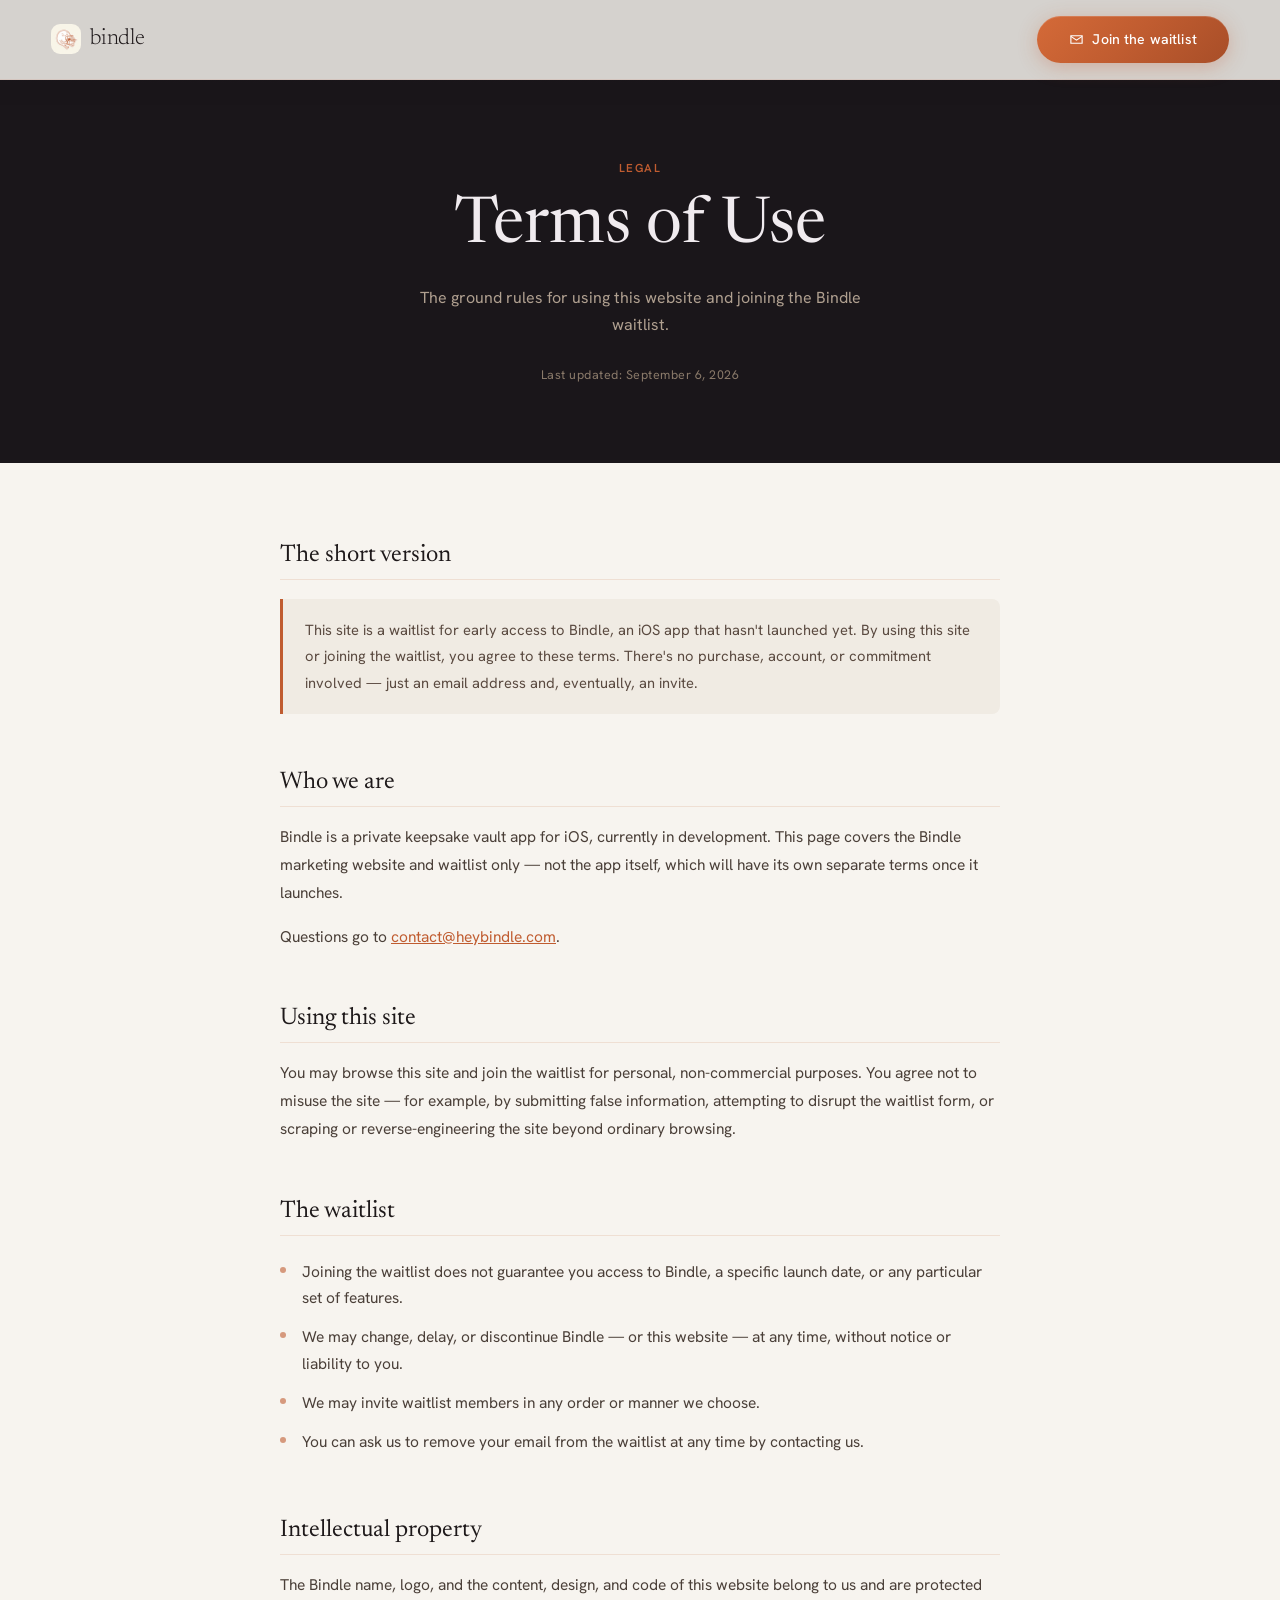
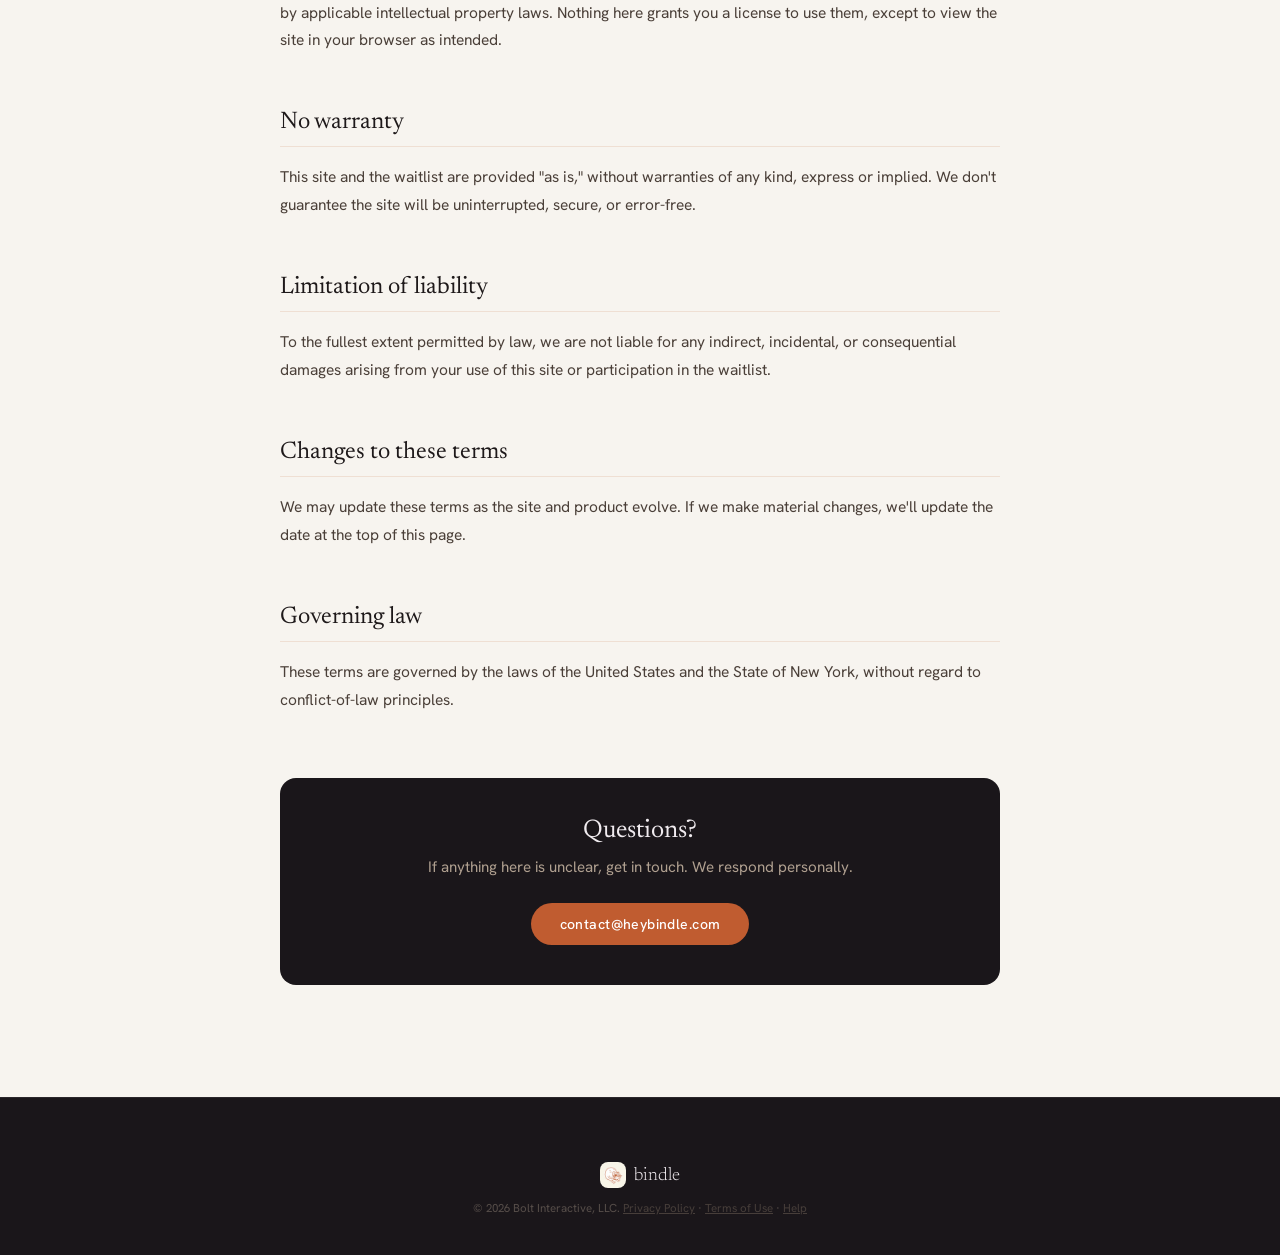
<file: terms.html>
<!DOCTYPE html>
<html lang="en">
<head>
  <meta charset="UTF-8" />
  <meta name="viewport" content="width=device-width, initial-scale=1.0" />
  <title>Terms of Use — Bindle</title>
  <meta name="description" content="Bindle's terms of use for this website and waitlist." />
  <link rel="preconnect" href="https://fonts.googleapis.com" />
  <link rel="preconnect" href="https://fonts.gstatic.com" crossorigin />
  <link href="https://fonts.googleapis.com/css2?family=Newsreader:ital,opsz,wght@0,6..72,300;0,6..72,400;0,6..72,500;1,6..72,300;1,6..72,400&family=Hanken+Grotesk:wght@300;400;500;600&display=swap" rel="stylesheet" />
  <link rel="stylesheet" href="styles.css" />
  <link rel="icon" type="image/png" sizes="32x32" href="img/favicon-32.png" />
  <link rel="apple-touch-icon" sizes="180x180" href="img/favicon-180.png" />
  <style>

    /* ── Terms page layout (mirrors privacy page) ── */
    .privacy-hero {
      background: var(--dark);
      padding: 10rem 2rem 5rem;
      text-align: center;
    }

    .privacy-hero .eyebrow {
      color: var(--accent);
      font-family: var(--sans);
      font-size: .72rem;
      font-weight: 600;
      letter-spacing: .12em;
      text-transform: uppercase;
      margin-bottom: 1rem;
    }

    .privacy-hero h1 {
      font-family: var(--serif);
      font-size: clamp(2.4rem, 6vw, 4rem);
      font-weight: 400;
      color: var(--text-light);
      line-height: 1.15;
      margin-bottom: 1.2rem;
    }

    .privacy-hero h1 em {
      font-style: italic;
      color: var(--soft);
    }

    .privacy-hero .subtitle {
      font-family: var(--sans);
      font-size: 1rem;
      color: var(--text-dim);
      max-width: 480px;
      margin: 0 auto;
      line-height: 1.7;
    }

    .privacy-hero .updated {
      margin-top: 1.8rem;
      font-size: .78rem;
      color: var(--text-muted);
      letter-spacing: .04em;
    }

    /* ── Content area ── */
    .privacy-body {
      background: var(--cream);
      padding: 5rem 2rem 7rem;
    }

    .privacy-container {
      max-width: 720px;
      margin: 0 auto;
    }

    /* ── Sections ── */
    .privacy-section {
      margin-bottom: 3.5rem;
    }

    .privacy-section h2 {
      font-family: var(--serif);
      font-size: 1.5rem;
      font-weight: 400;
      color: var(--text-dark);
      margin-bottom: 1rem;
      padding-bottom: .75rem;
      border-bottom: 1px solid var(--border-light);
    }

    .privacy-section p {
      font-family: var(--sans);
      font-size: .97rem;
      color: #4A3F38;
      line-height: 1.8;
      margin-bottom: 1rem;
    }

    .privacy-section p:last-child {
      margin-bottom: 0;
    }

    .privacy-section ul {
      list-style: none;
      padding: 0;
      margin: .75rem 0 1rem;
    }

    .privacy-section ul li {
      font-family: var(--sans);
      font-size: .97rem;
      color: #4A3F38;
      line-height: 1.7;
      padding: .4rem 0 .4rem 1.4rem;
      position: relative;
    }

    .privacy-section ul li::before {
      content: '';
      position: absolute;
      left: 0;
      top: .9rem;
      width: 6px;
      height: 6px;
      border-radius: 50%;
      background: var(--accent);
      opacity: .6;
    }

    /* ── Highlight box ── */
    .privacy-callout {
      background: #F0EBE3;
      border-left: 3px solid var(--accent);
      border-radius: 0 8px 8px 0;
      padding: 1.1rem 1.4rem;
      margin: 1.2rem 0;
    }

    .privacy-callout p {
      margin: 0 !important;
      font-size: .92rem !important;
      color: #5A4A40 !important;
    }

    /* ── Contact block ── */
    .privacy-contact {
      background: var(--dark);
      border-radius: 16px;
      padding: 2.5rem;
      text-align: center;
      margin-top: 4rem;
    }

    .privacy-contact h2 {
      font-family: var(--serif);
      font-size: 1.6rem;
      font-weight: 400;
      color: var(--text-light);
      margin-bottom: .7rem;
      border: none;
      padding: 0;
    }

    .privacy-contact p {
      color: var(--text-dim);
      font-size: .95rem;
      line-height: 1.7;
      margin-bottom: 1.4rem;
    }

    .privacy-contact a.contact-link {
      display: inline-block;
      background: var(--accent);
      color: #fff;
      font-family: var(--sans);
      font-size: .88rem;
      font-weight: 500;
      letter-spacing: .03em;
      padding: .75rem 1.8rem;
      border-radius: 100px;
      transition: background .2s ease, transform .2s ease;
    }

    .privacy-contact a.contact-link:hover {
      background: var(--accent-deep);
      transform: translateY(-1px);
    }

    /* ── Footer tweaks on this page ── */
    footer {
      border-top: 1px solid var(--border-dark);
    }

  </style>
</head>
<body>

<!-- ══════════════════════════════════════
     NAV
══════════════════════════════════════ -->
<div class="top-scrim" aria-hidden="true"></div>

<nav class="site-nav scrolled light-bg" style="background: rgba(247,244,239,0.85); backdrop-filter: blur(8px); -webkit-backdrop-filter: blur(8px); border-bottom-color: rgba(192,92,48,.1);">
  <a class="nav-brand" href="index.html">
    <img class="nav-mark" src="img/bindle-mark@2x.png" width="30" height="30" alt="" aria-hidden="true" />
    <span class="nav-wordmark" style="color: var(--text-dark);">bindle</span>
  </a>
  <a href="index.html#waitlist" class="btn-cta nav-cta"><svg class="waitlist-icon" width="15" height="15" viewBox="0 0 24 24" fill="none" stroke="currentColor" stroke-width="1.8" aria-hidden="true"><path d="M3 6h18v12H3z"/><path d="m3 7 9 6 9-6"/></svg>Join the waitlist</a>
</nav>


<!-- ══════════════════════════════════════
     HERO
══════════════════════════════════════ -->
<section class="privacy-hero">
  <p class="eyebrow">Legal</p>
  <h1>Terms of Use</h1>
  <p class="subtitle">The ground rules for using this website and joining the Bindle waitlist.</p>
  <p class="updated">Last updated: September 6, 2026</p>
</section>


<!-- ══════════════════════════════════════
     BODY
══════════════════════════════════════ -->
<div class="privacy-body">
  <div class="privacy-container">

    <div class="privacy-section">
      <h2>The short version</h2>
      <div class="privacy-callout">
        <p>This site is a waitlist for early access to Bindle, an iOS app that hasn't launched yet. By using this site or joining the waitlist, you agree to these terms. There's no purchase, account, or commitment involved — just an email address and, eventually, an invite.</p>
      </div>
    </div>

    <div class="privacy-section">
      <h2>Who we are</h2>
      <p>Bindle is a private keepsake vault app for iOS, currently in development. This page covers the Bindle marketing website and waitlist only — not the app itself, which will have its own separate terms once it launches.</p>
      <p>Questions go to <a href="mailto:contact@heybindle.com" style="color: var(--accent); text-decoration: underline;">contact@heybindle.com</a>.</p>
    </div>

    <div class="privacy-section">
      <h2>Using this site</h2>
      <p>You may browse this site and join the waitlist for personal, non-commercial purposes. You agree not to misuse the site — for example, by submitting false information, attempting to disrupt the waitlist form, or scraping or reverse-engineering the site beyond ordinary browsing.</p>
    </div>

    <div class="privacy-section">
      <h2>The waitlist</h2>
      <ul>
        <li>Joining the waitlist does not guarantee you access to Bindle, a specific launch date, or any particular set of features.</li>
        <li>We may change, delay, or discontinue Bindle — or this website — at any time, without notice or liability to you.</li>
        <li>We may invite waitlist members in any order or manner we choose.</li>
        <li>You can ask us to remove your email from the waitlist at any time by contacting us.</li>
      </ul>
    </div>

    <div class="privacy-section">
      <h2>Intellectual property</h2>
      <p>The Bindle name, logo, and the content, design, and code of this website belong to us and are protected by applicable intellectual property laws. Nothing here grants you a license to use them, except to view the site in your browser as intended.</p>
    </div>

    <div class="privacy-section">
      <h2>No warranty</h2>
      <p>This site and the waitlist are provided "as is," without warranties of any kind, express or implied. We don't guarantee the site will be uninterrupted, secure, or error-free.</p>
    </div>

    <div class="privacy-section">
      <h2>Limitation of liability</h2>
      <p>To the fullest extent permitted by law, we are not liable for any indirect, incidental, or consequential damages arising from your use of this site or participation in the waitlist.</p>
    </div>

    <div class="privacy-section">
      <h2>Changes to these terms</h2>
      <p>We may update these terms as the site and product evolve. If we make material changes, we'll update the date at the top of this page.</p>
    </div>

    <div class="privacy-section">
      <h2>Governing law</h2>
      <p>These terms are governed by the laws of the United States and the State of New York, without regard to conflict-of-law principles.</p>
    </div>

    <div class="privacy-contact">
      <h2>Questions?</h2>
      <p>If anything here is unclear, get in touch. We respond personally.</p>
      <a href="mailto:contact@heybindle.com" class="contact-link">contact@heybindle.com</a>
    </div>

  </div>
</div>


<!-- ══════════════════════════════════════
     FOOTER
══════════════════════════════════════ -->
<footer>
  <div class="footer-brand">
    <img class="footer-mark" src="img/bindle-mark.png" width="26" height="26" alt="" aria-hidden="true" />
    <span class="footer-name">bindle</span>
  </div>
  <p class="footer-copy">© 2026 Bolt Interactive, LLC. <a href="privacy.html" style="color: var(--text-muted); text-decoration: underline;">Privacy Policy</a> · <a href="terms.html" style="color: var(--text-muted); text-decoration: underline;">Terms of Use</a> · <a href="app/support.html" style="color: var(--text-muted); text-decoration: underline;">Help</a></p>
</footer>

<script src="script.js" integrity="sha384-a2bwQEItqtDntHeQSmYTyXe6c155NSsn45Wa2aHeSK8e2fVu/oJ8o9N6GzE+oWoA"></script>
</body>
</html>
</file>
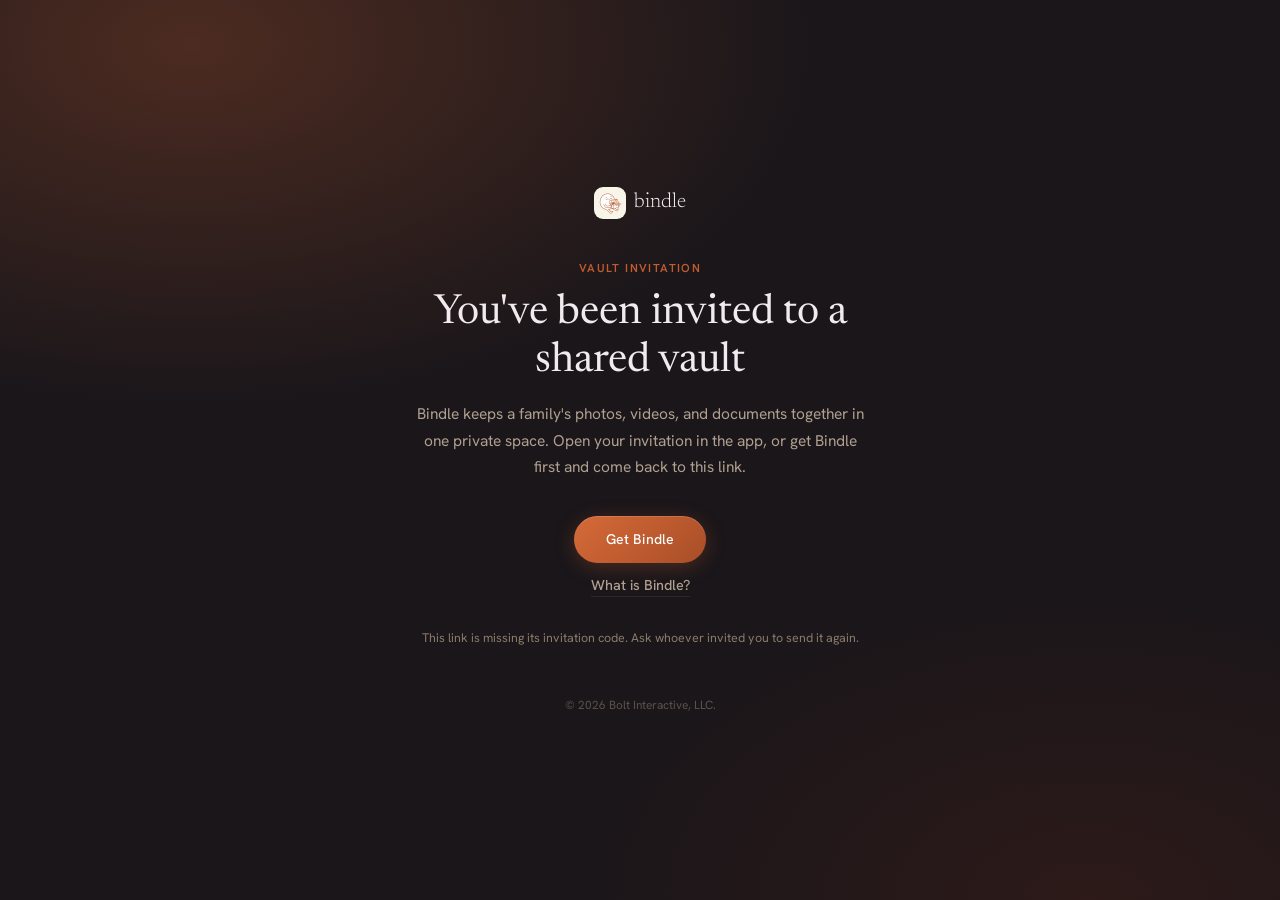
<file: vault-invite.html>
<!DOCTYPE html>
<html lang="en">
<head>
  <meta charset="UTF-8" />
  <meta name="viewport" content="width=device-width, initial-scale=1.0" />
  <title>You're invited to a Bindle vault</title>
  <meta name="description" content="Someone shared a private Bindle vault with you. Open it in the app, or get Bindle to join." />
  <meta name="robots" content="noindex" />
  <link rel="preconnect" href="https://fonts.googleapis.com" />
  <link rel="preconnect" href="https://fonts.gstatic.com" crossorigin />
  <link href="https://fonts.googleapis.com/css2?family=Newsreader:ital,opsz,wght@0,6..72,300;0,6..72,400;0,6..72,500;1,6..72,300;1,6..72,400&family=Hanken+Grotesk:wght@300;400;500;600&display=swap" rel="stylesheet" />
  <link rel="stylesheet" href="/styles.css" />
  <link rel="icon" type="image/png" sizes="32x32" href="/img/favicon-32.png" />
  <link rel="apple-touch-icon" sizes="180x180" href="/img/favicon-180.png" />
  <style>

    [hidden] {
      display: none !important;
    }

    .invite-page {
      min-height: 100svh;
      background:
        radial-gradient(ellipse 85% 70% at 15% 5%, rgba(192, 92, 48, 0.3), transparent 58%),
        radial-gradient(ellipse 65% 55% at 85% 100%, rgba(120, 40, 20, 0.2), transparent 65%),
        var(--dark);
      color: var(--text-light);
      display: grid;
      place-items: center;
      padding: 2rem;
    }

    .invite-card {
      max-width: 460px;
      text-align: center;
    }

    .invite-brand {
      display: inline-flex;
      align-items: center;
      gap: .55rem;
      text-decoration: none;
      margin-bottom: 2.6rem;
    }

    .invite-brand img {
      width: 32px;
      height: 32px;
      border-radius: 9px;
      display: block;
    }

    .invite-brand span {
      font-family: var(--serif);
      font-weight: 300;
      font-size: 1.3rem;
      color: var(--text-light);
    }

    .invite-eyebrow {
      font-family: var(--sans);
      font-size: .72rem;
      font-weight: 600;
      letter-spacing: .12em;
      text-transform: uppercase;
      color: var(--accent);
      margin: 0 0 .9rem;
    }

    .invite-card h1 {
      font-family: var(--serif);
      font-weight: 400;
      font-size: clamp(2rem, 6vw, 2.6rem);
      margin: 0 0 1rem;
      line-height: 1.15;
    }

    .invite-card p.sub {
      font-family: var(--sans);
      font-size: .97rem;
      color: var(--text-dim);
      line-height: 1.7;
      margin: 0 0 2.2rem;
    }

    /* Stack the two CTAs with a little air; the secondary reads as a quiet alternative. */
    .invite-actions {
      display: flex;
      flex-direction: column;
      align-items: center;
      gap: .85rem;
    }

    .invite-secondary {
      font-family: var(--sans);
      font-size: .9rem;
      font-weight: 500;
      color: var(--text-dim);
      text-decoration: none;
      border-bottom: 1px solid var(--border-dark);
      padding-bottom: 2px;
      transition: color .3s var(--ease);
    }

    .invite-secondary:hover {
      color: var(--text-light);
    }

    .invite-note {
      font-family: var(--sans);
      font-size: .78rem;
      color: var(--text-muted);
      line-height: 1.6;
      margin: 2rem 0 0;
    }

    .invite-footer {
      margin-top: 3rem;
      font-size: .74rem;
      color: var(--text-muted);
      opacity: .6;
    }

  </style>
</head>
<body>

<div class="invite-page">
  <div class="invite-card">
    <a class="invite-brand" href="/">
      <img src="/img/bindle-mark@2x.png" alt="" aria-hidden="true" />
      <span>bindle</span>
    </a>
    <p class="invite-eyebrow">Vault invitation</p>
    <h1>You've been invited to a shared vault</h1>
    <p class="sub">Bindle keeps a family's photos, videos, and documents together in one private space. Open your invitation in the app, or get Bindle first and come back to this link.</p>

    <div class="invite-actions">
      <a id="OpenButton" class="btn-cta" href="#" hidden>Open in Bindle</a>
      <a id="GetButton" class="btn-cta" href="/#waitlist">Get Bindle</a>
      <a id="SecondaryLink" class="invite-secondary" href="/" hidden>What is Bindle?</a>
    </div>

    <p id="InviteNote" class="invite-note">Once you have Bindle installed, tapping this link on your iPhone opens the invitation automatically.</p>

    <p class="invite-footer">© 2026 Bolt Interactive, LLC.</p>
  </div>
</div>

<script>

  /*
    Invite links are minted as https://heybindle.com/invite/<token> and rewritten here by
    _redirects with status 200, so the original path — token included — is still on
    window.location. Read the token from there rather than from a query string.
  */
  var PathSegments = window.location.pathname.split("/").filter(Boolean);
  var InviteToken = (PathSegments[0] === "invite" && PathSegments[1]) ? PathSegments[1] : "";

  var OpenButton = document.getElementById("OpenButton");
  var GetButton = document.getElementById("GetButton");
  var SecondaryLink = document.getElementById("SecondaryLink");
  var InviteNote = document.getElementById("InviteNote");

  /*
    Only offer the custom-scheme handoff on iOS. Everywhere else bindle:// resolves to
    nothing and the tap produces a browser error dialog, which reads as a broken link.
    We deliberately never fire the scheme automatically for the same reason: a visitor
    without the app installed would get that dialog before reading a word of the page.
  */
  var IsAppleMobile = /iPad|iPhone|iPod/.test(navigator.userAgent) ||
    (navigator.platform === "MacIntel" && navigator.maxTouchPoints > 1);

  if (InviteToken && IsAppleMobile) {

    OpenButton.href = "bindle://invite?token=" + encodeURIComponent(InviteToken); // Custom-scheme fallback for builds without Associated Domains
    OpenButton.hidden = false;

    GetButton.classList.remove("btn-cta"); // Demote the download CTA so "Open in Bindle" is the single primary action
    GetButton.className = "invite-secondary";
    GetButton.textContent = "Don't have Bindle yet?";

  } else if (!InviteToken) {

    // Someone reached /invite with no token at all — nothing to open, so explain rather than dangle a dead button.
    InviteNote.textContent = "This link is missing its invitation code. Ask whoever invited you to send it again.";
    SecondaryLink.hidden = false;

  }

</script>

</body>
</html>
</file>
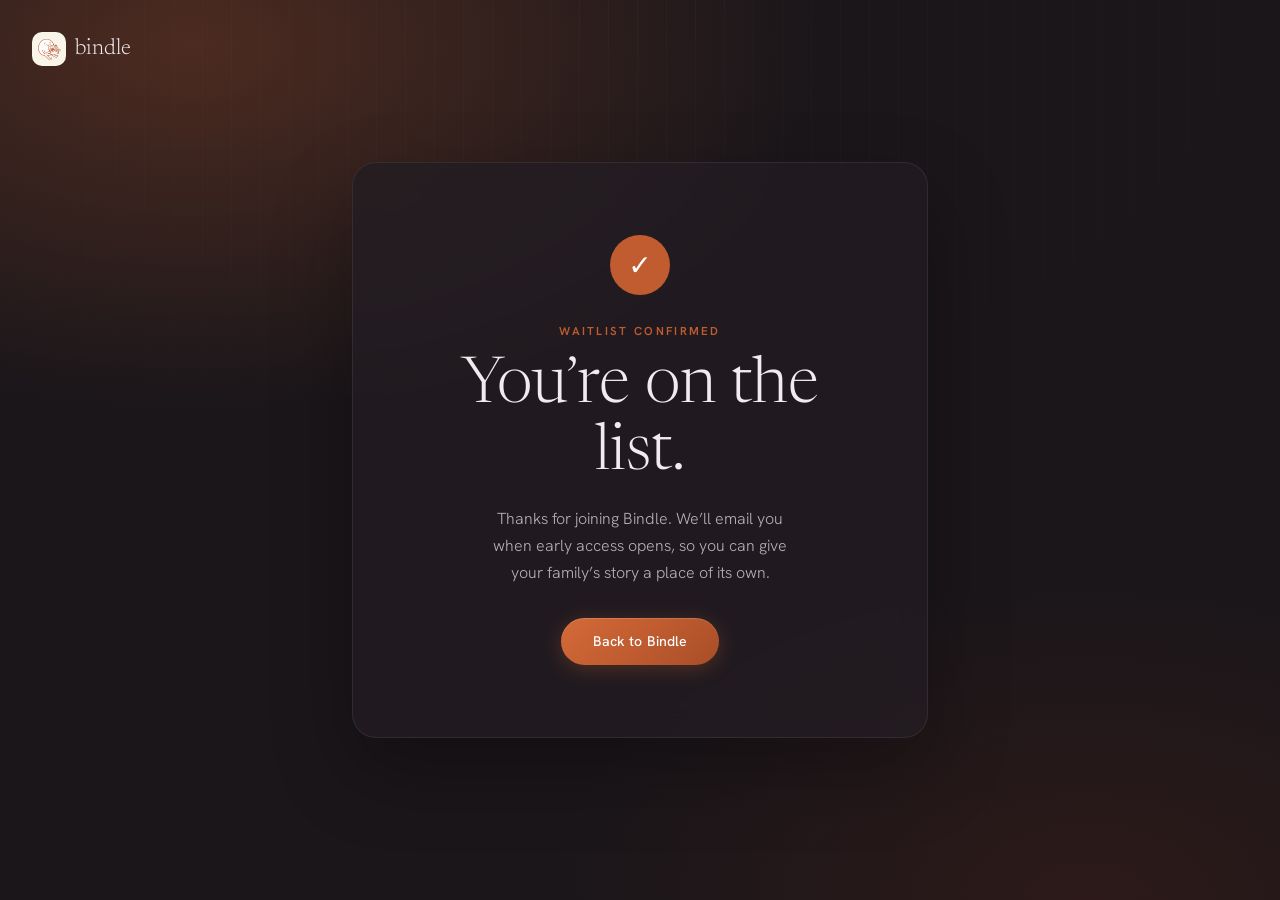
<file: waitlist-confirmed.html>
<!DOCTYPE html>
<html lang="en">
<head>
  <meta charset="UTF-8" />
  <meta name="viewport" content="width=device-width, initial-scale=1.0" />
  <title>You're on the list — Bindle</title>
  <meta name="description" content="Your Bindle waitlist spot is confirmed." />
  <link rel="preconnect" href="https://fonts.googleapis.com" />
  <link rel="preconnect" href="https://fonts.gstatic.com" crossorigin />
  <link href="https://fonts.googleapis.com/css2?family=Newsreader:ital,opsz,wght@0,6..72,300;0,6..72,400;0,6..72,500;1,6..72,300;1,6..72,400&amp;family=Hanken+Grotesk:wght@300;400;500;600&amp;display=swap" rel="stylesheet" />
  <link rel="stylesheet" href="styles.css" />
  <link rel="icon" type="image/png" sizes="32x32" href="img/favicon-32.png" />
  <link rel="apple-touch-icon" sizes="180x180" href="img/favicon-180.png" />
</head>
<body class="waitlist-confirmed-page">
  <main class="waitlist-confirmed-main">
    <a class="waitlist-confirmed-brand" href="index.html" aria-label="Bindle home">
      <img src="img/bindle-mark@2x.png" width="34" height="34" alt="" aria-hidden="true" />
      <span>bindle</span>
    </a>

    <section class="waitlist-confirmed-card" aria-labelledby="confirmation-title">
      <span class="waitlist-confirmed-check" aria-hidden="true">✓</span>
      <p class="waitlist-confirmed-eyebrow">WAITLIST CONFIRMED</p>
      <h1 id="confirmation-title">You’re on the list.</h1>
      <p>Thanks for joining Bindle. We’ll email you when early access opens, so you can give your family’s story a place of its own.</p>
      <a class="btn-cta waitlist-confirmed-button" href="index.html">Back to Bindle</a>
    </section>
  </main>
</body>
</html>
</file>
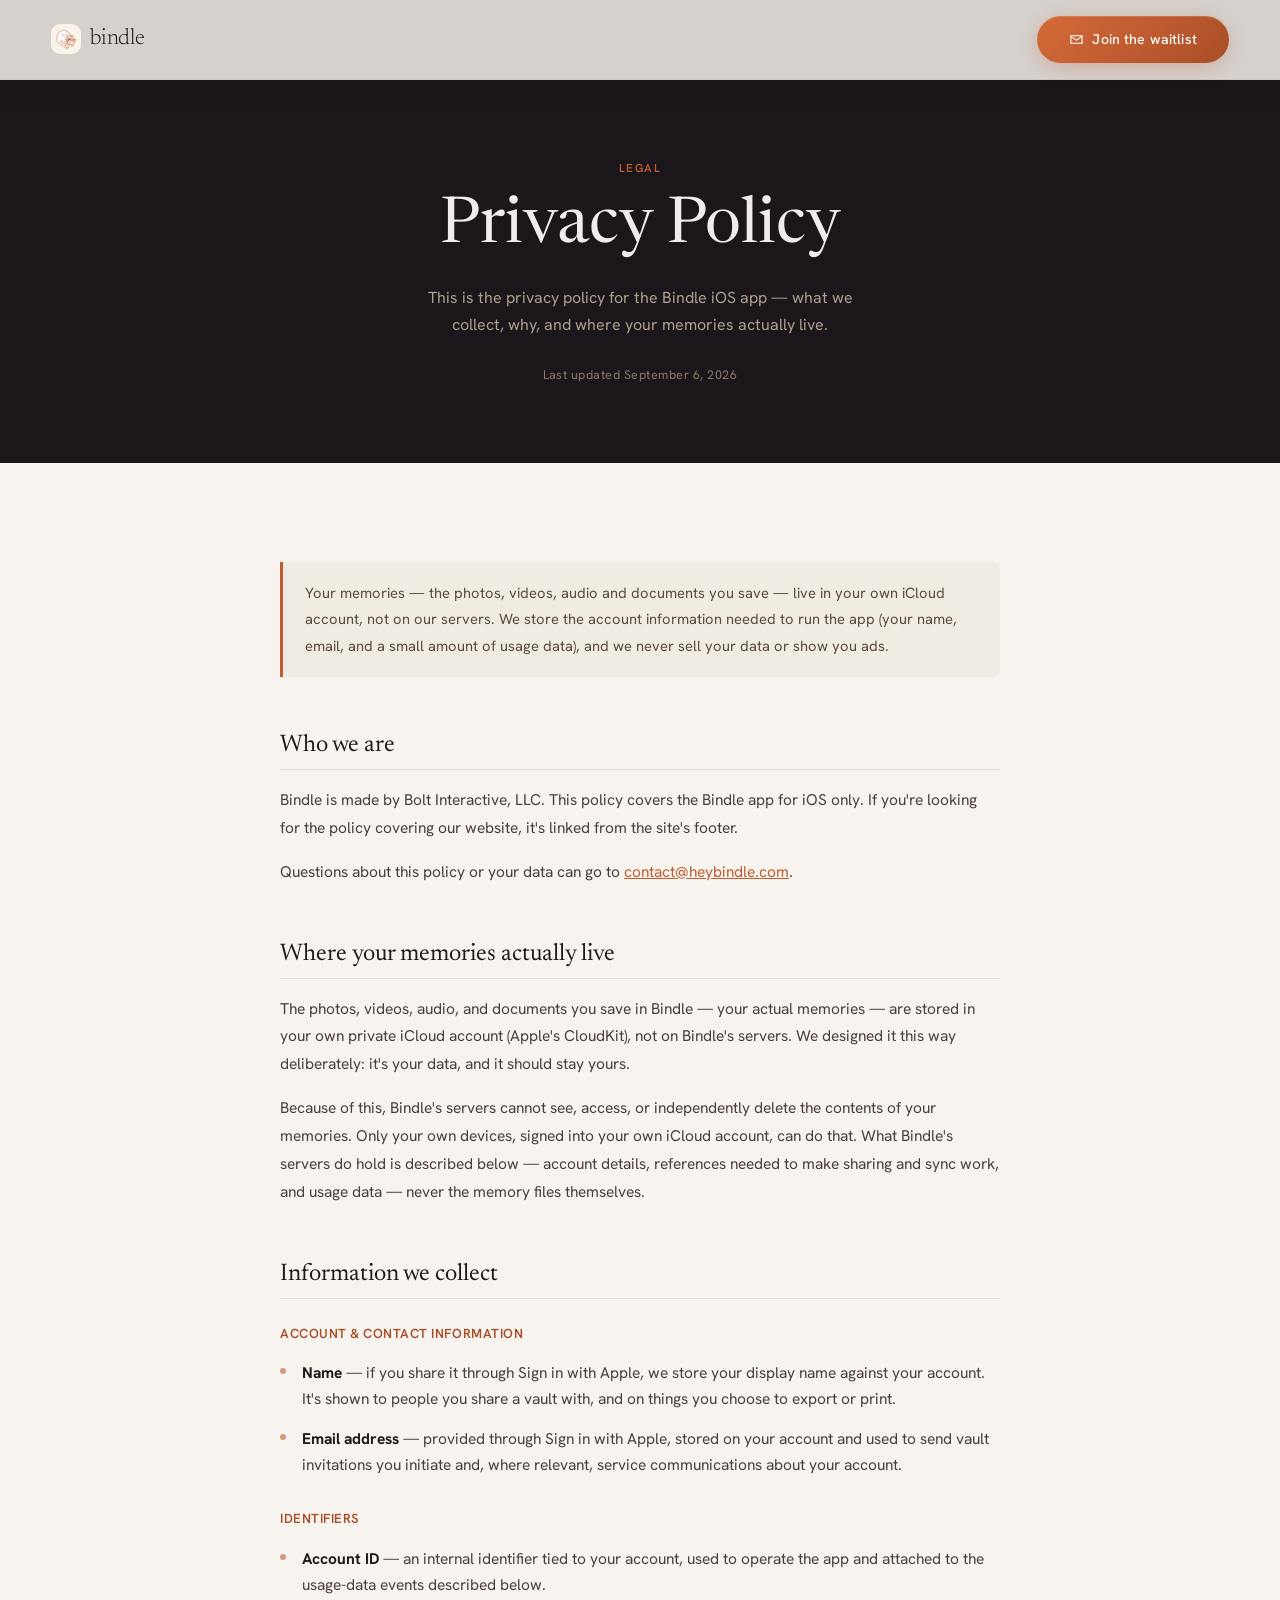
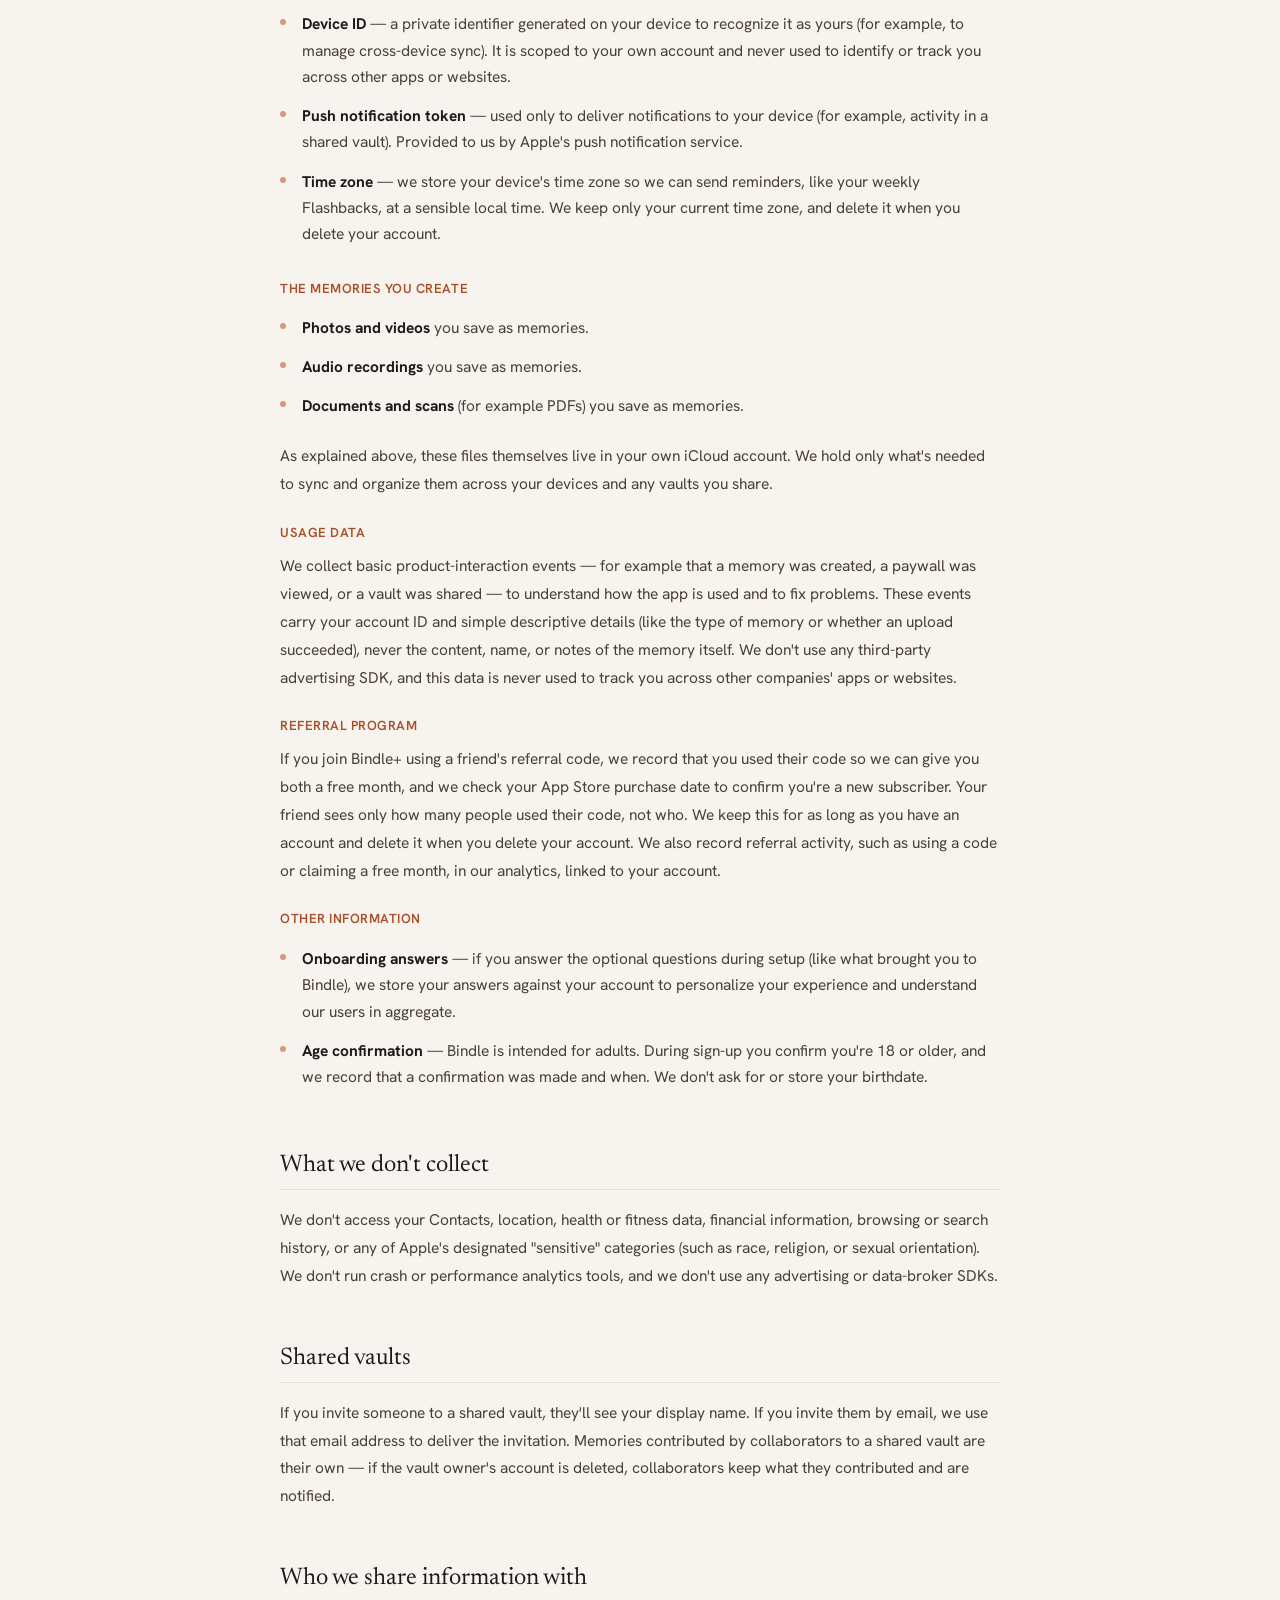
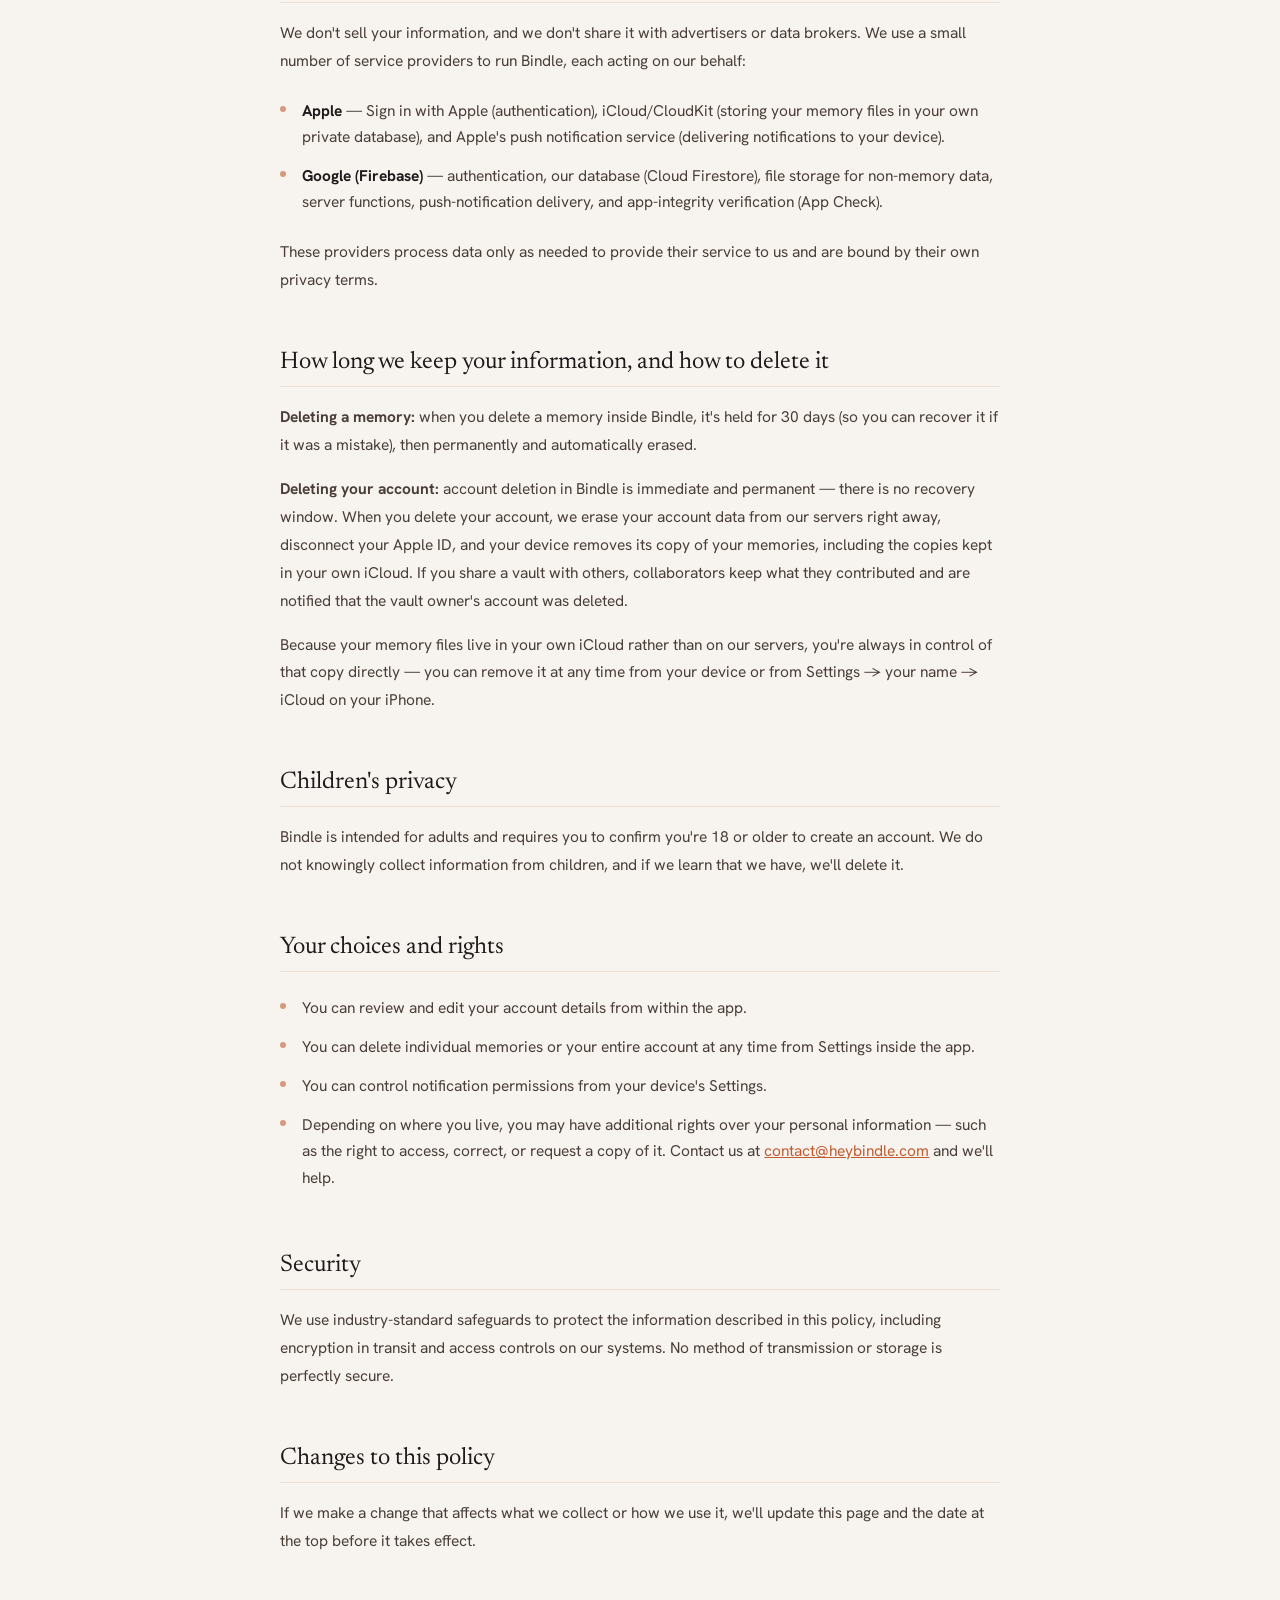
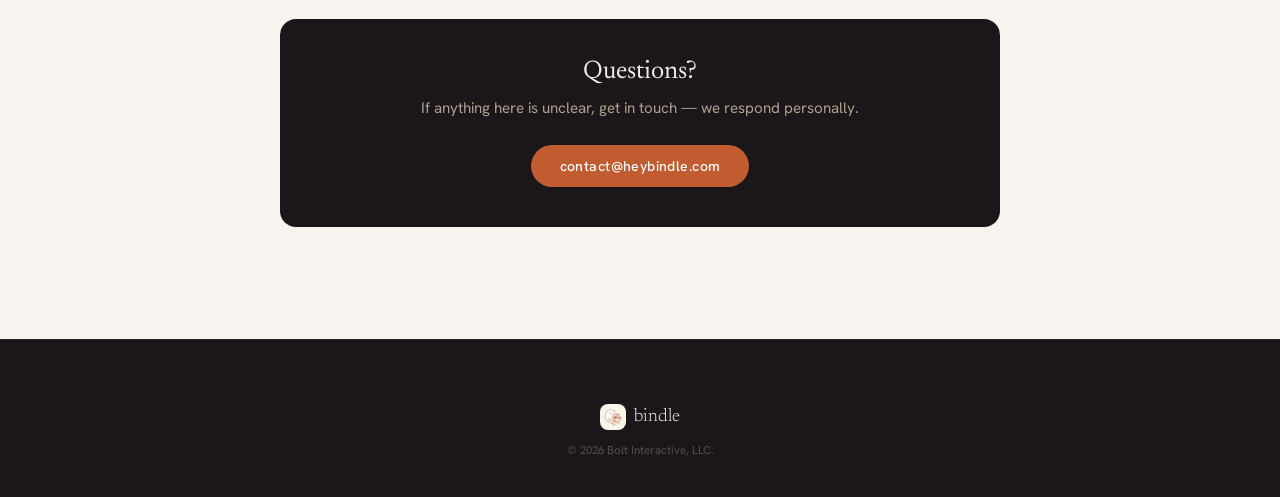
<file: app/privacy.html>
<!DOCTYPE html>
<html lang="en">
<head>
  <meta charset="UTF-8" />
  <meta name="viewport" content="width=device-width, initial-scale=1.0" />
  <title>Privacy Policy — Bindle</title>
  <meta name="description" content="Bindle's privacy policy for the iOS app: what we collect, why, where your memories actually live, and how to delete your data." />
  <link rel="preconnect" href="https://fonts.googleapis.com" />
  <link rel="preconnect" href="https://fonts.gstatic.com" crossorigin />
  <link href="https://fonts.googleapis.com/css2?family=Newsreader:ital,opsz,wght@0,6..72,300;0,6..72,400;0,6..72,500;1,6..72,300;1,6..72,400&family=Hanken+Grotesk:wght@300;400;500;600&display=swap" rel="stylesheet" />
  <link rel="stylesheet" href="../styles.css" />
  <link rel="icon" type="image/png" sizes="32x32" href="../img/favicon-32.png" />
  <link rel="apple-touch-icon" sizes="180x180" href="../img/favicon-180.png" />
  <style>

    /* ── Privacy page layout (mirrors the site's own /privacy.html) ── */
    .privacy-hero {
      background: var(--dark);
      padding: 10rem 2rem 5rem;
      text-align: center;
    }

    .privacy-hero .eyebrow {
      color: var(--accent);
      font-family: var(--sans);
      font-size: .72rem;
      font-weight: 600;
      letter-spacing: .12em;
      text-transform: uppercase;
      margin-bottom: 1rem;
    }

    .privacy-hero h1 {
      font-family: var(--serif);
      font-size: clamp(2.4rem, 6vw, 4rem);
      font-weight: 400;
      color: var(--text-light);
      line-height: 1.15;
      margin-bottom: 1.2rem;
    }

    .privacy-hero .subtitle {
      font-family: var(--sans);
      font-size: 1rem;
      color: var(--text-dim);
      max-width: 480px;
      margin: 0 auto;
      line-height: 1.7;
    }

    .privacy-hero .updated {
      margin-top: 1.8rem;
      font-size: .78rem;
      color: var(--text-muted);
      letter-spacing: .04em;
    }

    /* ── Content area ── */
    .privacy-body {
      background: var(--cream);
      padding: 5rem 2rem 7rem;
    }

    .privacy-container {
      max-width: 720px;
      margin: 0 auto;
    }

    /* ── Sections ── */
    .privacy-section {
      margin-bottom: 3.5rem;
    }

    .privacy-section h2 {
      font-family: var(--serif);
      font-size: 1.5rem;
      font-weight: 400;
      color: var(--text-dark);
      margin-bottom: 1rem;
      padding-bottom: .75rem;
      border-bottom: 1px solid var(--border-light);
    }

    .privacy-section h3 {
      font-family: var(--sans);
      font-weight: 600;
      font-size: .82rem;
      letter-spacing: .04em;
      text-transform: uppercase;
      color: var(--accent-deep);
      margin: 1.6rem 0 .7rem;
    }

    .privacy-section p {
      font-family: var(--sans);
      font-size: .97rem;
      color: #4A3F38;
      line-height: 1.8;
      margin-bottom: 1rem;
    }

    .privacy-section p:last-child {
      margin-bottom: 0;
    }

    .privacy-section ul {
      list-style: none;
      padding: 0;
      margin: .75rem 0 1rem;
    }

    .privacy-section ul li {
      font-family: var(--sans);
      font-size: .97rem;
      color: #4A3F38;
      line-height: 1.7;
      padding: .4rem 0 .4rem 1.4rem;
      position: relative;
    }

    .privacy-section ul li::before {
      content: '';
      position: absolute;
      left: 0;
      top: .9rem;
      width: 6px;
      height: 6px;
      border-radius: 50%;
      background: var(--accent);
      opacity: .6;
    }

    .privacy-section li strong {
      color: var(--text-dark);
    }

    /* ── Highlight box ── */
    .privacy-callout {
      background: #F0EBE3;
      border-left: 3px solid var(--accent);
      border-radius: 0 8px 8px 0;
      padding: 1.1rem 1.4rem;
      margin: 1.2rem 0;
    }

    .privacy-callout p {
      margin: 0 !important;
      font-size: .92rem !important;
      color: #5A4A40 !important;
    }

    /* ── Contact block ── */
    .privacy-contact {
      background: var(--dark);
      border-radius: 16px;
      padding: 2.5rem;
      text-align: center;
      margin-top: 4rem;
    }

    .privacy-contact h2 {
      font-family: var(--serif);
      font-size: 1.6rem;
      font-weight: 400;
      color: var(--text-light);
      margin-bottom: .7rem;
      border: none;
      padding: 0;
    }

    .privacy-contact p {
      color: var(--text-dim);
      font-size: .95rem;
      line-height: 1.7;
      margin-bottom: 1.4rem;
    }

    .privacy-contact a.contact-link {
      display: inline-block;
      background: var(--accent);
      color: #fff;
      font-family: var(--sans);
      font-size: .88rem;
      font-weight: 500;
      letter-spacing: .03em;
      padding: .75rem 1.8rem;
      border-radius: 100px;
      transition: background .2s ease, transform .2s ease;
    }

    .privacy-contact a.contact-link:hover {
      background: var(--accent-deep);
      transform: translateY(-1px);
    }

    /* ── Footer tweaks on this page ── */
    footer {
      border-top: 1px solid var(--border-dark);
    }

  </style>
</head>
<body>

<!-- ══════════════════════════════════════
     NAV
══════════════════════════════════════ -->
<div class="top-scrim" aria-hidden="true"></div>

<nav class="site-nav scrolled light-bg" style="background: rgba(247,244,239,0.85); backdrop-filter: blur(8px); -webkit-backdrop-filter: blur(8px); border-bottom-color: rgba(192,92,48,.1);">
  <a class="nav-brand" href="../index.html">
    <img class="nav-mark" src="../img/bindle-mark@2x.png" width="30" height="30" alt="" aria-hidden="true" />
    <span class="nav-wordmark" style="color: var(--text-dark);">bindle</span>
  </a>
  <a href="../index.html#waitlist" class="btn-cta nav-cta"><svg class="waitlist-icon" width="15" height="15" viewBox="0 0 24 24" fill="none" stroke="currentColor" stroke-width="1.8" aria-hidden="true"><path d="M3 6h18v12H3z"/><path d="m3 7 9 6 9-6"/></svg>Join the waitlist</a>
</nav>


<!-- ══════════════════════════════════════
     HERO
══════════════════════════════════════ -->
<section class="privacy-hero">
  <p class="eyebrow">Legal</p>
  <h1>Privacy Policy</h1>
  <p class="subtitle">This is the privacy policy for the Bindle iOS app — what we collect, why, and where your memories actually live.</p>
  <p class="updated">Last updated September 6, 2026</p>
</section>


<!-- ══════════════════════════════════════
     BODY
══════════════════════════════════════ -->
<div class="privacy-body">
  <div class="privacy-container">

    <div class="privacy-section">
      <div class="privacy-callout">
        <p>Your memories — the photos, videos, audio and documents you save — live in your own iCloud account, not on our servers. We store the account information needed to run the app (your name, email, and a small amount of usage data), and we never sell your data or show you ads.</p>
      </div>
    </div>

    <div class="privacy-section">
      <h2>Who we are</h2>
      <p>Bindle is made by Bolt Interactive, LLC. This policy covers the Bindle app for iOS only. If you're looking for the policy covering our website, it's linked from the site's footer.</p>
      <p>Questions about this policy or your data can go to <a href="mailto:contact@heybindle.com" style="color: var(--accent); text-decoration: underline;">contact@heybindle.com</a>.</p>
    </div>

    <div class="privacy-section">
      <h2>Where your memories actually live</h2>
      <p>The photos, videos, audio, and documents you save in Bindle — your actual memories — are stored in your own private iCloud account (Apple's CloudKit), not on Bindle's servers. We designed it this way deliberately: it's your data, and it should stay yours.</p>
      <p>Because of this, Bindle's servers cannot see, access, or independently delete the contents of your memories. Only your own devices, signed into your own iCloud account, can do that. What Bindle's servers do hold is described below — account details, references needed to make sharing and sync work, and usage data — never the memory files themselves.</p>
    </div>

    <div class="privacy-section">
      <h2>Information we collect</h2>

      <h3>Account &amp; contact information</h3>
      <ul>
        <li><strong>Name</strong> — if you share it through Sign in with Apple, we store your display name against your account. It's shown to people you share a vault with, and on things you choose to export or print.</li>
        <li><strong>Email address</strong> — provided through Sign in with Apple, stored on your account and used to send vault invitations you initiate and, where relevant, service communications about your account.</li>
      </ul>

      <h3>Identifiers</h3>
      <ul>
        <li><strong>Account ID</strong> — an internal identifier tied to your account, used to operate the app and attached to the usage-data events described below.</li>
        <li><strong>Device ID</strong> — a private identifier generated on your device to recognize it as yours (for example, to manage cross-device sync). It is scoped to your own account and never used to identify or track you across other apps or websites.</li>
        <li><strong>Push notification token</strong> — used only to deliver notifications to your device (for example, activity in a shared vault). Provided to us by Apple's push notification service.</li>
        <li><strong>Time zone</strong> — we store your device's time zone so we can send reminders, like your weekly Flashbacks, at a sensible local time. We keep only your current time zone, and delete it when you delete your account.</li>
      </ul>

      <h3>The memories you create</h3>
      <ul>
        <li><strong>Photos and videos</strong> you save as memories.</li>
        <li><strong>Audio recordings</strong> you save as memories.</li>
        <li><strong>Documents and scans</strong> (for example PDFs) you save as memories.</li>
      </ul>
      <p>As explained above, these files themselves live in your own iCloud account. We hold only what's needed to sync and organize them across your devices and any vaults you share.</p>

      <h3>Usage data</h3>
      <p>We collect basic product-interaction events — for example that a memory was created, a paywall was viewed, or a vault was shared — to understand how the app is used and to fix problems. These events carry your account ID and simple descriptive details (like the type of memory or whether an upload succeeded), never the content, name, or notes of the memory itself. We don't use any third-party advertising SDK, and this data is never used to track you across other companies' apps or websites.</p>

      <h3>Referral program</h3>
      <p>If you join Bindle+ using a friend's referral code, we record that you used their code so we can give you both a free month, and we check your App Store purchase date to confirm you're a new subscriber. Your friend sees only how many people used their code, not who. We keep this for as long as you have an account and delete it when you delete your account. We also record referral activity, such as using a code or claiming a free month, in our analytics, linked to your account.</p>

      <h3>Other information</h3>
      <ul>
        <li><strong>Onboarding answers</strong> — if you answer the optional questions during setup (like what brought you to Bindle), we store your answers against your account to personalize your experience and understand our users in aggregate.</li>
        <li><strong>Age confirmation</strong> — Bindle is intended for adults. During sign-up you confirm you're 18 or older, and we record that a confirmation was made and when. We don't ask for or store your birthdate.</li>
      </ul>
    </div>

    <div class="privacy-section">
      <h2>What we don't collect</h2>
      <p>We don't access your Contacts, location, health or fitness data, financial information, browsing or search history, or any of Apple's designated "sensitive" categories (such as race, religion, or sexual orientation). We don't run crash or performance analytics tools, and we don't use any advertising or data-broker SDKs.</p>
    </div>

    <div class="privacy-section">
      <h2>Shared vaults</h2>
      <p>If you invite someone to a shared vault, they'll see your display name. If you invite them by email, we use that email address to deliver the invitation. Memories contributed by collaborators to a shared vault are their own — if the vault owner's account is deleted, collaborators keep what they contributed and are notified.</p>
    </div>

    <div class="privacy-section">
      <h2>Who we share information with</h2>
      <p>We don't sell your information, and we don't share it with advertisers or data brokers. We use a small number of service providers to run Bindle, each acting on our behalf:</p>
      <ul>
        <li><strong>Apple</strong> — Sign in with Apple (authentication), iCloud/CloudKit (storing your memory files in your own private database), and Apple's push notification service (delivering notifications to your device).</li>
        <li><strong>Google (Firebase)</strong> — authentication, our database (Cloud Firestore), file storage for non-memory data, server functions, push-notification delivery, and app-integrity verification (App Check).</li>
      </ul>
      <p>These providers process data only as needed to provide their service to us and are bound by their own privacy terms.</p>
    </div>

    <div class="privacy-section">
      <h2>How long we keep your information, and how to delete it</h2>
      <p><strong>Deleting a memory:</strong> when you delete a memory inside Bindle, it's held for 30 days (so you can recover it if it was a mistake), then permanently and automatically erased.</p>
      <p><strong>Deleting your account:</strong> account deletion in Bindle is immediate and permanent — there is no recovery window. When you delete your account, we erase your account data from our servers right away, disconnect your Apple ID, and your device removes its copy of your memories, including the copies kept in your own iCloud. If you share a vault with others, collaborators keep what they contributed and are notified that the vault owner's account was deleted.</p>
      <p>Because your memory files live in your own iCloud rather than on our servers, you're always in control of that copy directly — you can remove it at any time from your device or from Settings → your name → iCloud on your iPhone.</p>
    </div>

    <div class="privacy-section">
      <h2>Children's privacy</h2>
      <p>Bindle is intended for adults and requires you to confirm you're 18 or older to create an account. We do not knowingly collect information from children, and if we learn that we have, we'll delete it.</p>
    </div>

    <div class="privacy-section">
      <h2>Your choices and rights</h2>
      <ul>
        <li>You can review and edit your account details from within the app.</li>
        <li>You can delete individual memories or your entire account at any time from Settings inside the app.</li>
        <li>You can control notification permissions from your device's Settings.</li>
        <li>Depending on where you live, you may have additional rights over your personal information — such as the right to access, correct, or request a copy of it. Contact us at <a href="mailto:contact@heybindle.com" style="color: var(--accent); text-decoration: underline;">contact@heybindle.com</a> and we'll help.</li>
      </ul>
    </div>

    <div class="privacy-section">
      <h2>Security</h2>
      <p>We use industry-standard safeguards to protect the information described in this policy, including encryption in transit and access controls on our systems. No method of transmission or storage is perfectly secure.</p>
    </div>

    <div class="privacy-section">
      <h2>Changes to this policy</h2>
      <p>If we make a change that affects what we collect or how we use it, we'll update this page and the date at the top before it takes effect.</p>
    </div>

    <div class="privacy-contact">
      <h2>Questions?</h2>
      <p>If anything here is unclear, get in touch — we respond personally.</p>
      <a href="mailto:contact@heybindle.com" class="contact-link">contact@heybindle.com</a>
    </div>

  </div>
</div>


<!-- ══════════════════════════════════════
     FOOTER
══════════════════════════════════════ -->
<footer>
  <div class="footer-brand">
    <img class="footer-mark" src="../img/bindle-mark.png" width="26" height="26" alt="" aria-hidden="true" />
    <span class="footer-name">bindle</span>
  </div>
  <p class="footer-copy">© 2026 Bolt Interactive, LLC.</p>
</footer>

<script src="../script.js" integrity="sha384-a2bwQEItqtDntHeQSmYTyXe6c155NSsn45Wa2aHeSK8e2fVu/oJ8o9N6GzE+oWoA"></script>
</body>
</html>
</file>
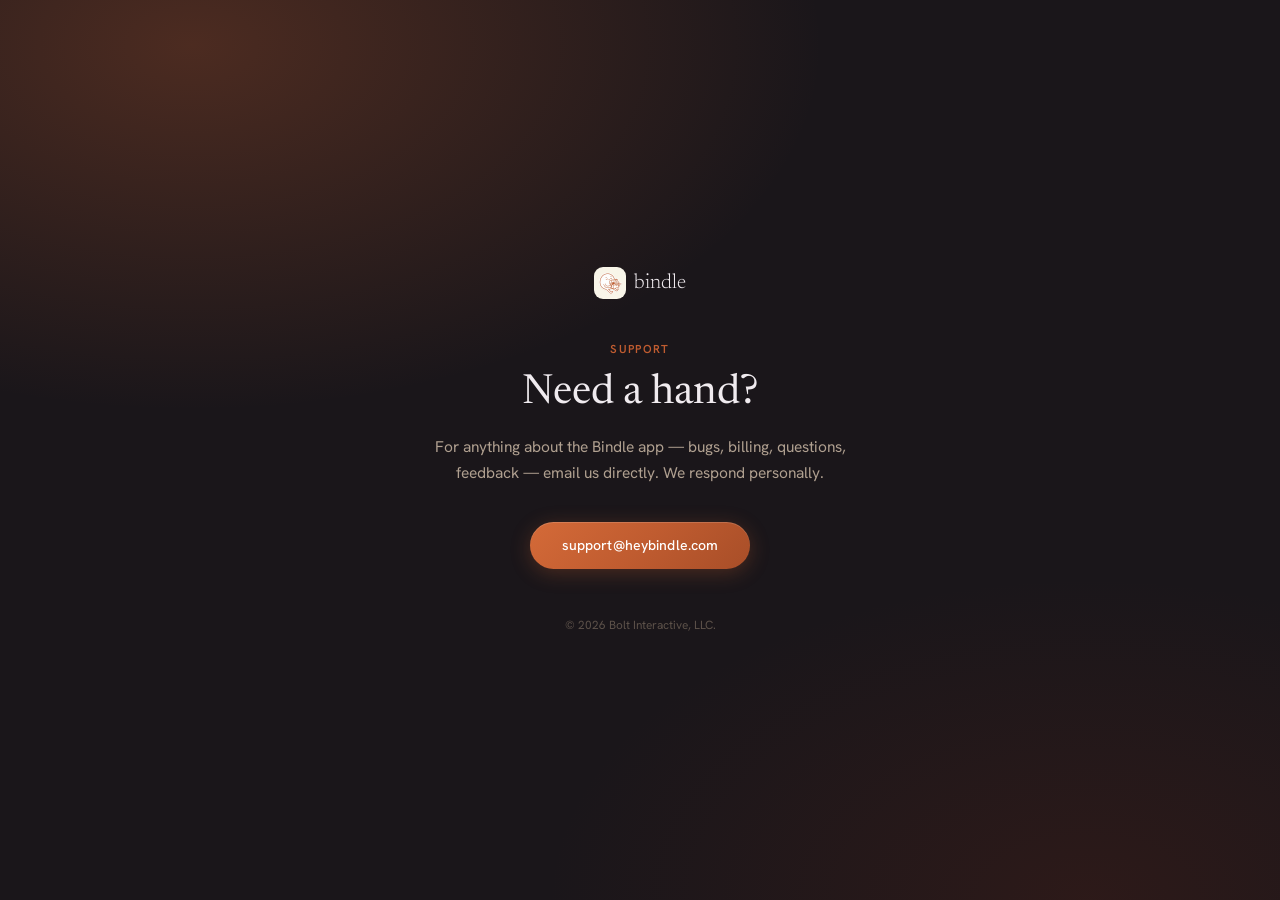
<file: app/support.html>
<!DOCTYPE html>
<html lang="en">
<head>
  <meta charset="UTF-8" />
  <meta name="viewport" content="width=device-width, initial-scale=1.0" />
  <title>Support — Bindle</title>
  <meta name="description" content="Get help with the Bindle app — email support@heybindle.com." />
  <link rel="preconnect" href="https://fonts.googleapis.com" />
  <link rel="preconnect" href="https://fonts.gstatic.com" crossorigin />
  <link href="https://fonts.googleapis.com/css2?family=Newsreader:ital,opsz,wght@0,6..72,300;0,6..72,400;0,6..72,500;1,6..72,300;1,6..72,400&family=Hanken+Grotesk:wght@300;400;500;600&display=swap" rel="stylesheet" />
  <link rel="stylesheet" href="../styles.css" />
  <link rel="icon" type="image/png" sizes="32x32" href="../img/favicon-32.png" />
  <link rel="apple-touch-icon" sizes="180x180" href="../img/favicon-180.png" />
  <style>

    .support-page {
      min-height: 100svh;
      background:
        radial-gradient(ellipse 85% 70% at 15% 5%, rgba(192, 92, 48, 0.3), transparent 58%),
        radial-gradient(ellipse 65% 55% at 85% 100%, rgba(120, 40, 20, 0.2), transparent 65%),
        var(--dark);
      color: var(--text-light);
      display: grid;
      place-items: center;
      padding: 2rem;
    }

    .support-card {
      max-width: 440px;
      text-align: center;
    }

    .support-brand {
      display: inline-flex;
      align-items: center;
      gap: .55rem;
      text-decoration: none;
      margin-bottom: 2.6rem;
    }

    .support-brand img {
      width: 32px;
      height: 32px;
      border-radius: 9px;
      display: block;
    }

    .support-brand span {
      font-family: var(--serif);
      font-weight: 300;
      font-size: 1.3rem;
      color: var(--text-light);
    }

    .support-eyebrow {
      font-family: var(--sans);
      font-size: .72rem;
      font-weight: 600;
      letter-spacing: .12em;
      text-transform: uppercase;
      color: var(--accent);
      margin: 0 0 .9rem;
    }

    .support-card h1 {
      font-family: var(--serif);
      font-weight: 400;
      font-size: clamp(2rem, 6vw, 2.6rem);
      margin: 0 0 1rem;
      line-height: 1.15;
    }

    .support-card p.sub {
      font-family: var(--sans);
      font-size: .97rem;
      color: var(--text-dim);
      line-height: 1.7;
      margin: 0 0 2.2rem;
    }

    .support-footer {
      margin-top: 3rem;
      font-size: .74rem;
      color: var(--text-muted);
      opacity: .6;
    }

  </style>
</head>
<body>

<div class="support-page">
  <div class="support-card">
    <a class="support-brand" href="../index.html">
      <img src="../img/bindle-mark@2x.png" alt="" aria-hidden="true" />
      <span>bindle</span>
    </a>
    <p class="support-eyebrow">Support</p>
    <h1>Need a hand?</h1>
    <p class="sub">For anything about the Bindle app — bugs, billing, questions, feedback — email us directly. We respond personally.</p>
    <a class="btn-cta" href="mailto:support@heybindle.com">support@heybindle.com</a>
    <p class="support-footer">© 2026 Bolt Interactive, LLC.</p>
  </div>
</div>

</body>
</html>
</file>
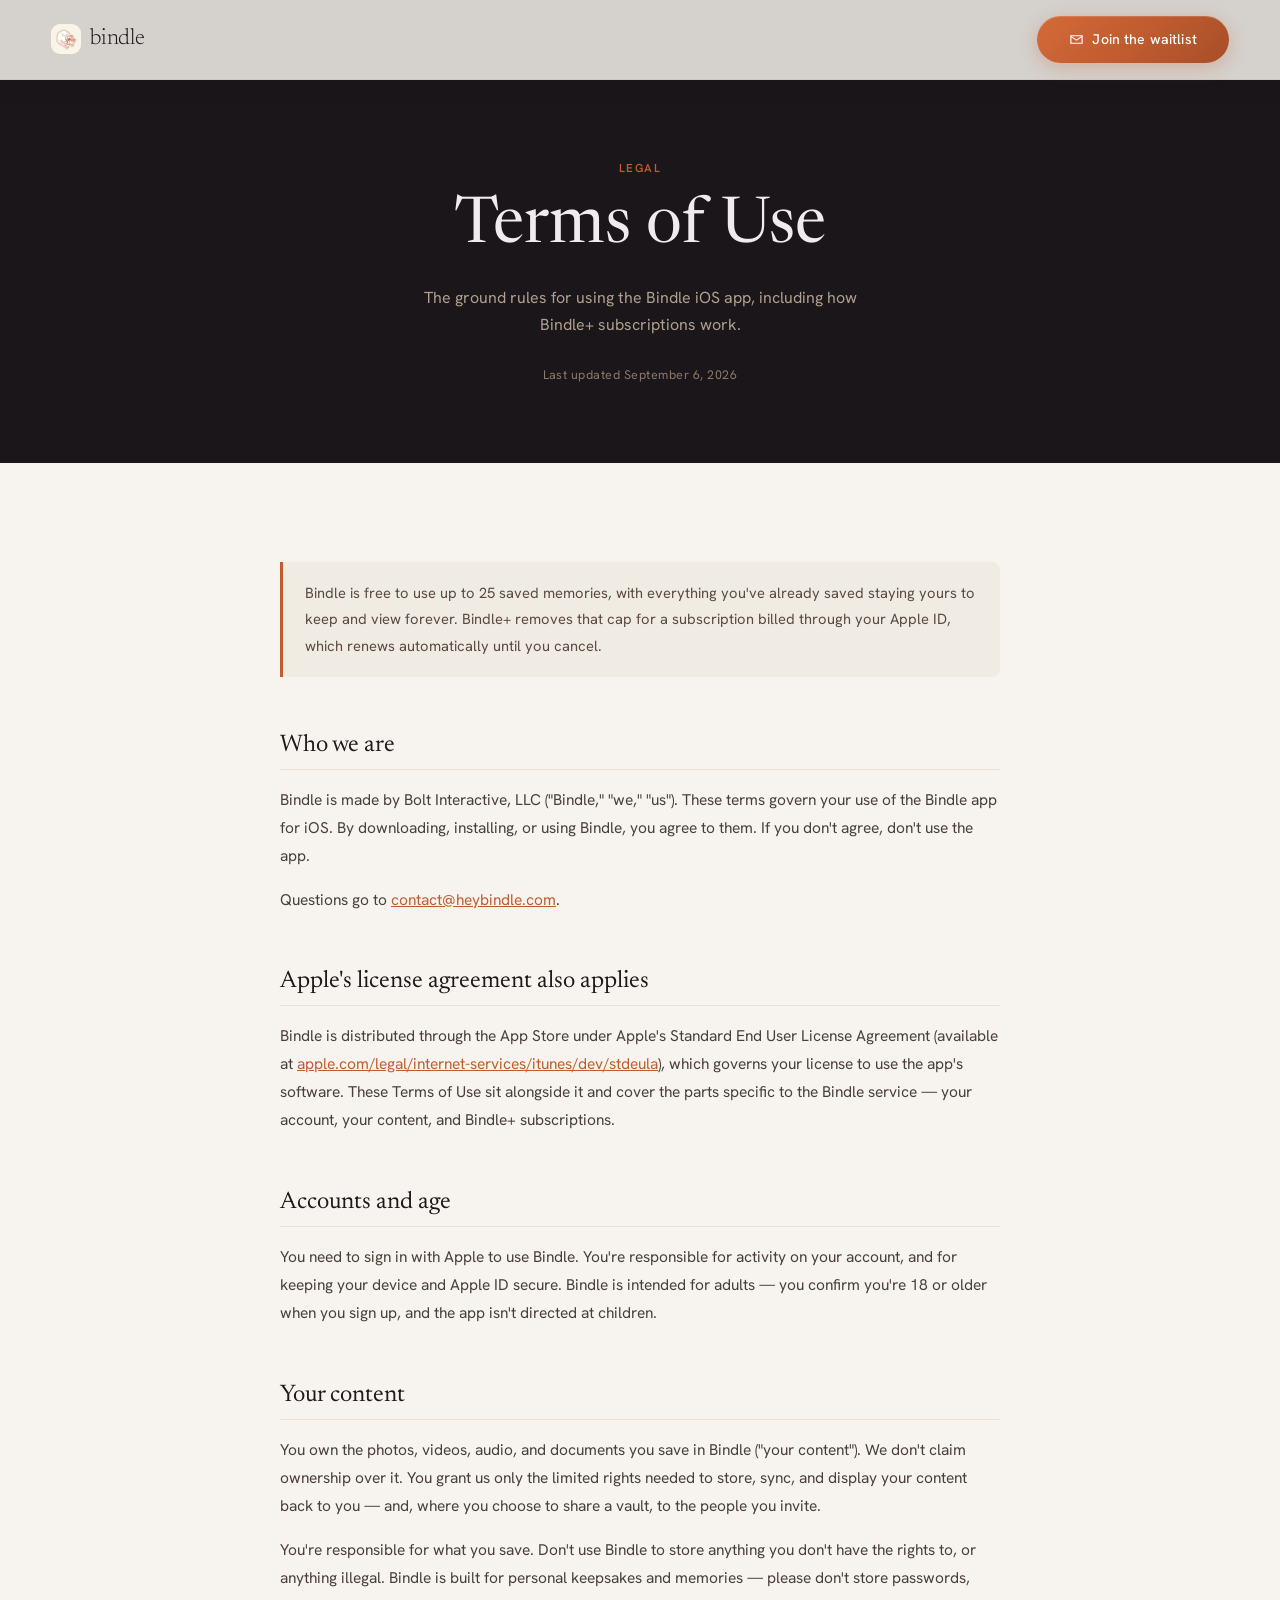
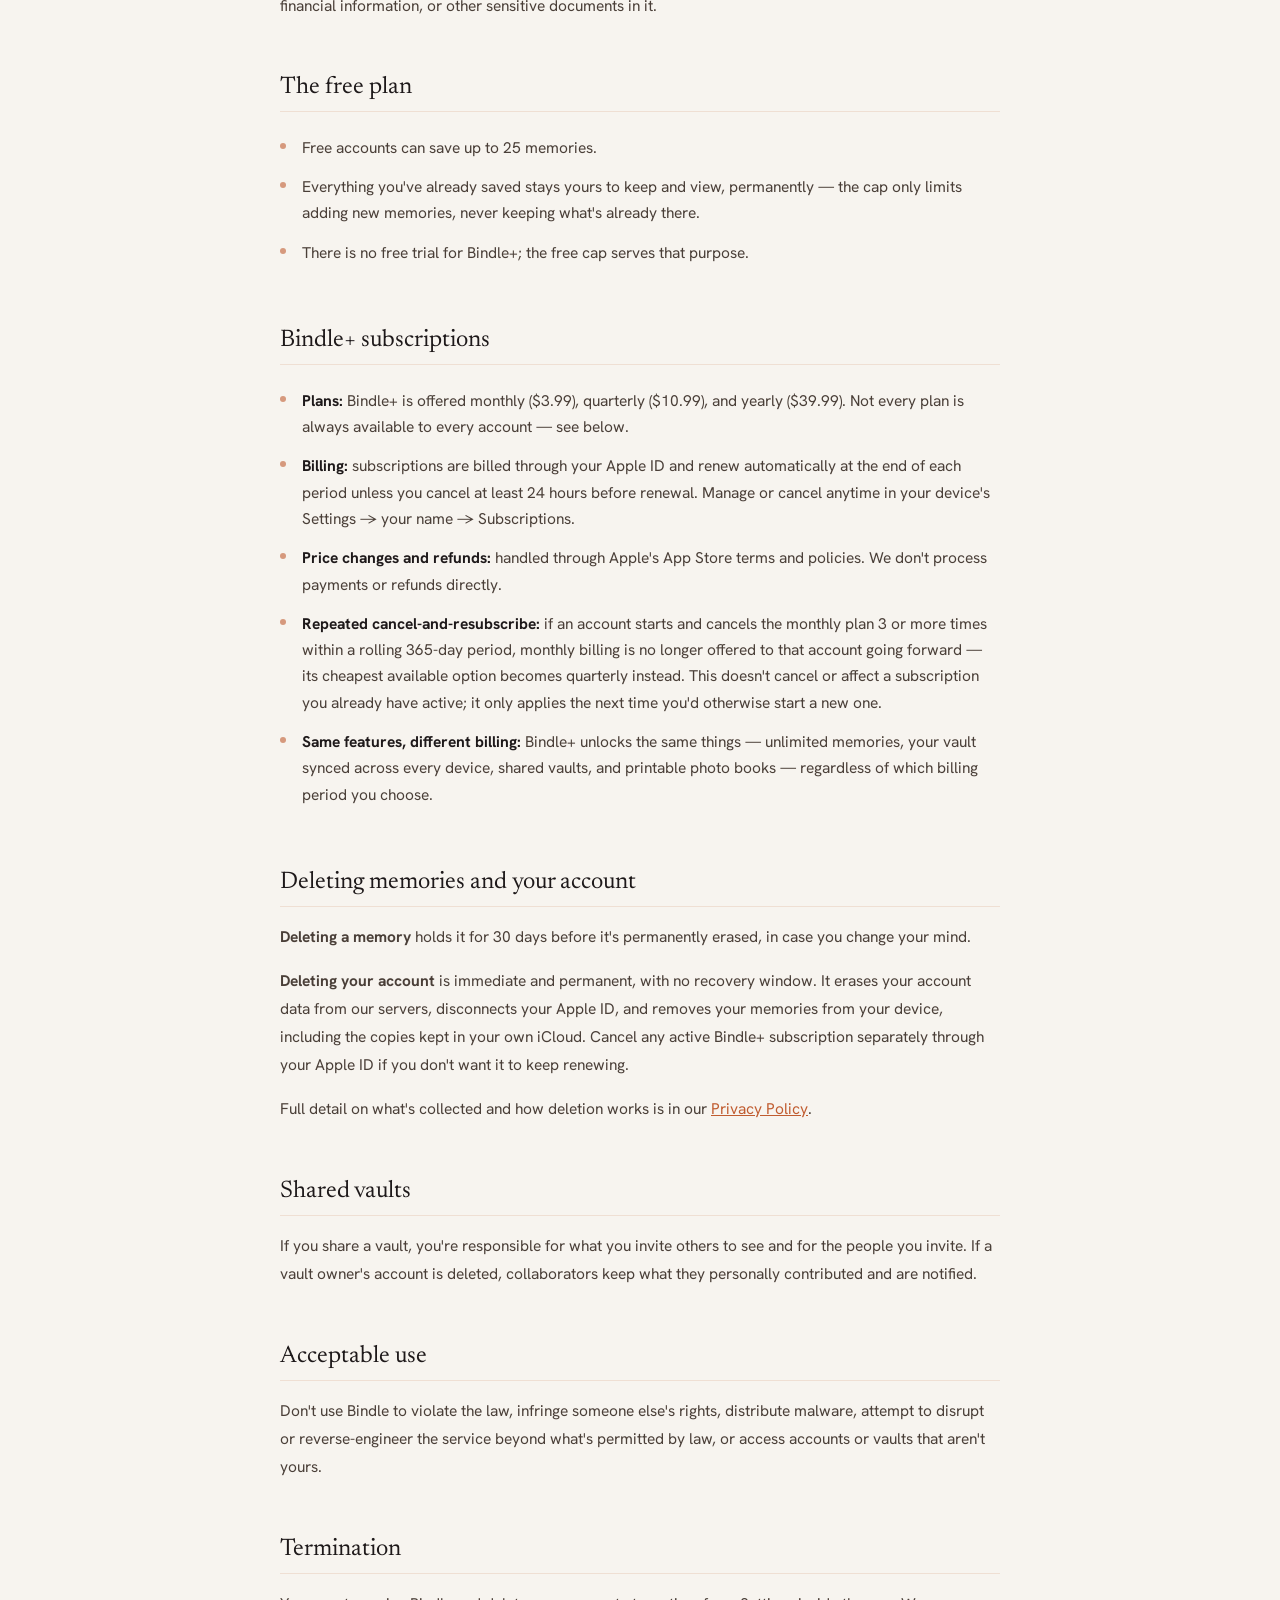
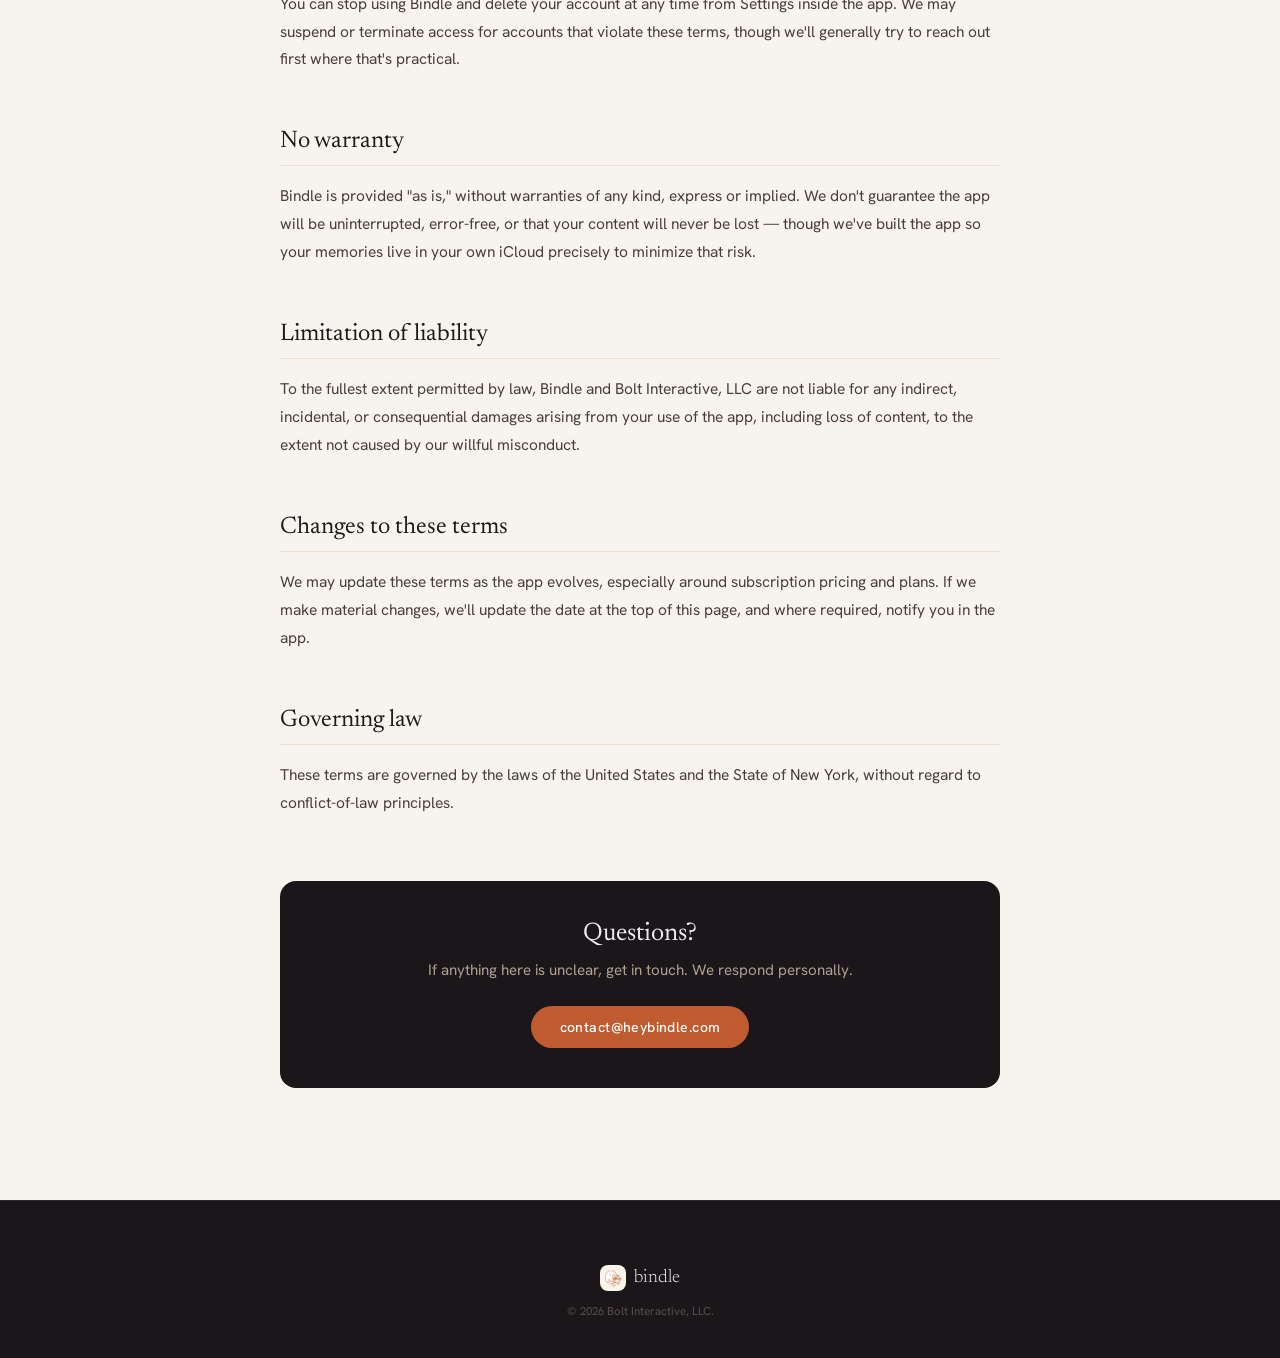
<file: app/terms.html>
<!DOCTYPE html>
<html lang="en">
<head>
  <meta charset="UTF-8" />
  <meta name="viewport" content="width=device-width, initial-scale=1.0" />
  <title>Terms of Use — Bindle</title>
  <meta name="description" content="Bindle's terms of use for the iOS app: subscriptions, your content, account deletion, and the rest of the ground rules." />
  <link rel="preconnect" href="https://fonts.googleapis.com" />
  <link rel="preconnect" href="https://fonts.gstatic.com" crossorigin />
  <link href="https://fonts.googleapis.com/css2?family=Newsreader:ital,opsz,wght@0,6..72,300;0,6..72,400;0,6..72,500;1,6..72,300;1,6..72,400&family=Hanken+Grotesk:wght@300;400;500;600&display=swap" rel="stylesheet" />
  <link rel="stylesheet" href="../styles.css" />
  <link rel="icon" type="image/png" sizes="32x32" href="../img/favicon-32.png" />
  <link rel="apple-touch-icon" sizes="180x180" href="../img/favicon-180.png" />
  <style>

    /* ── Terms page layout (mirrors app/privacy.html) ── */
    .privacy-hero {
      background: var(--dark);
      padding: 10rem 2rem 5rem;
      text-align: center;
    }

    .privacy-hero .eyebrow {
      color: var(--accent);
      font-family: var(--sans);
      font-size: .72rem;
      font-weight: 600;
      letter-spacing: .12em;
      text-transform: uppercase;
      margin-bottom: 1rem;
    }

    .privacy-hero h1 {
      font-family: var(--serif);
      font-size: clamp(2.4rem, 6vw, 4rem);
      font-weight: 400;
      color: var(--text-light);
      line-height: 1.15;
      margin-bottom: 1.2rem;
    }

    .privacy-hero .subtitle {
      font-family: var(--sans);
      font-size: 1rem;
      color: var(--text-dim);
      max-width: 480px;
      margin: 0 auto;
      line-height: 1.7;
    }

    .privacy-hero .updated {
      margin-top: 1.8rem;
      font-size: .78rem;
      color: var(--text-muted);
      letter-spacing: .04em;
    }

    /* ── Content area ── */
    .privacy-body {
      background: var(--cream);
      padding: 5rem 2rem 7rem;
    }

    .privacy-container {
      max-width: 720px;
      margin: 0 auto;
    }

    /* ── Sections ── */
    .privacy-section {
      margin-bottom: 3.5rem;
    }

    .privacy-section h2 {
      font-family: var(--serif);
      font-size: 1.5rem;
      font-weight: 400;
      color: var(--text-dark);
      margin-bottom: 1rem;
      padding-bottom: .75rem;
      border-bottom: 1px solid var(--border-light);
    }

    .privacy-section p {
      font-family: var(--sans);
      font-size: .97rem;
      color: #4A3F38;
      line-height: 1.8;
      margin-bottom: 1rem;
    }

    .privacy-section p:last-child {
      margin-bottom: 0;
    }

    .privacy-section ul {
      list-style: none;
      padding: 0;
      margin: .75rem 0 1rem;
    }

    .privacy-section ul li {
      font-family: var(--sans);
      font-size: .97rem;
      color: #4A3F38;
      line-height: 1.7;
      padding: .4rem 0 .4rem 1.4rem;
      position: relative;
    }

    .privacy-section ul li::before {
      content: '';
      position: absolute;
      left: 0;
      top: .9rem;
      width: 6px;
      height: 6px;
      border-radius: 50%;
      background: var(--accent);
      opacity: .6;
    }

    .privacy-section li strong {
      color: var(--text-dark);
    }

    /* ── Highlight box ── */
    .privacy-callout {
      background: #F0EBE3;
      border-left: 3px solid var(--accent);
      border-radius: 0 8px 8px 0;
      padding: 1.1rem 1.4rem;
      margin: 1.2rem 0;
    }

    .privacy-callout p {
      margin: 0 !important;
      font-size: .92rem !important;
      color: #5A4A40 !important;
    }

    /* ── Contact block ── */
    .privacy-contact {
      background: var(--dark);
      border-radius: 16px;
      padding: 2.5rem;
      text-align: center;
      margin-top: 4rem;
    }

    .privacy-contact h2 {
      font-family: var(--serif);
      font-size: 1.6rem;
      font-weight: 400;
      color: var(--text-light);
      margin-bottom: .7rem;
      border: none;
      padding: 0;
    }

    .privacy-contact p {
      color: var(--text-dim);
      font-size: .95rem;
      line-height: 1.7;
      margin-bottom: 1.4rem;
    }

    .privacy-contact a.contact-link {
      display: inline-block;
      background: var(--accent);
      color: #fff;
      font-family: var(--sans);
      font-size: .88rem;
      font-weight: 500;
      letter-spacing: .03em;
      padding: .75rem 1.8rem;
      border-radius: 100px;
      transition: background .2s ease, transform .2s ease;
    }

    .privacy-contact a.contact-link:hover {
      background: var(--accent-deep);
      transform: translateY(-1px);
    }

    /* ── Footer tweaks on this page ── */
    footer {
      border-top: 1px solid var(--border-dark);
    }

  </style>
</head>
<body>

<!-- ══════════════════════════════════════
     NAV
══════════════════════════════════════ -->
<div class="top-scrim" aria-hidden="true"></div>

<nav class="site-nav scrolled light-bg" style="background: rgba(247,244,239,0.85); backdrop-filter: blur(8px); -webkit-backdrop-filter: blur(8px); border-bottom-color: rgba(192,92,48,.1);">
  <a class="nav-brand" href="../index.html">
    <img class="nav-mark" src="../img/bindle-mark@2x.png" width="30" height="30" alt="" aria-hidden="true" />
    <span class="nav-wordmark" style="color: var(--text-dark);">bindle</span>
  </a>
  <a href="../index.html#waitlist" class="btn-cta nav-cta"><svg class="waitlist-icon" width="15" height="15" viewBox="0 0 24 24" fill="none" stroke="currentColor" stroke-width="1.8" aria-hidden="true"><path d="M3 6h18v12H3z"/><path d="m3 7 9 6 9-6"/></svg>Join the waitlist</a>
</nav>


<!-- ══════════════════════════════════════
     HERO
══════════════════════════════════════ -->
<section class="privacy-hero">
  <p class="eyebrow">Legal</p>
  <h1>Terms of Use</h1>
  <p class="subtitle">The ground rules for using the Bindle iOS app, including how Bindle+ subscriptions work.</p>
  <p class="updated">Last updated September 6, 2026</p>
</section>


<!-- ══════════════════════════════════════
     BODY
══════════════════════════════════════ -->
<div class="privacy-body">
  <div class="privacy-container">

    <div class="privacy-section">
      <div class="privacy-callout">
        <p>Bindle is free to use up to 25 saved memories, with everything you've already saved staying yours to keep and view forever. Bindle+ removes that cap for a subscription billed through your Apple ID, which renews automatically until you cancel.</p>
      </div>
    </div>

    <div class="privacy-section">
      <h2>Who we are</h2>
      <p>Bindle is made by Bolt Interactive, LLC ("Bindle," "we," "us"). These terms govern your use of the Bindle app for iOS. By downloading, installing, or using Bindle, you agree to them. If you don't agree, don't use the app.</p>
      <p>Questions go to <a href="mailto:contact@heybindle.com" style="color: var(--accent); text-decoration: underline;">contact@heybindle.com</a>.</p>
    </div>

    <div class="privacy-section">
      <h2>Apple's license agreement also applies</h2>
      <p>Bindle is distributed through the App Store under Apple's Standard End User License Agreement (available at <a href="https://www.apple.com/legal/internet-services/itunes/dev/stdeula/" style="color: var(--accent); text-decoration: underline;">apple.com/legal/internet-services/itunes/dev/stdeula</a>), which governs your license to use the app's software. These Terms of Use sit alongside it and cover the parts specific to the Bindle service — your account, your content, and Bindle+ subscriptions.</p>
    </div>

    <div class="privacy-section">
      <h2>Accounts and age</h2>
      <p>You need to sign in with Apple to use Bindle. You're responsible for activity on your account, and for keeping your device and Apple ID secure. Bindle is intended for adults — you confirm you're 18 or older when you sign up, and the app isn't directed at children.</p>
    </div>

    <div class="privacy-section">
      <h2>Your content</h2>
      <p>You own the photos, videos, audio, and documents you save in Bindle ("your content"). We don't claim ownership over it. You grant us only the limited rights needed to store, sync, and display your content back to you — and, where you choose to share a vault, to the people you invite.</p>
      <p>You're responsible for what you save. Don't use Bindle to store anything you don't have the rights to, or anything illegal. Bindle is built for personal keepsakes and memories — please don't store passwords, financial information, or other sensitive documents in it.</p>
    </div>

    <div class="privacy-section">
      <h2>The free plan</h2>
      <ul>
        <li>Free accounts can save up to 25 memories.</li>
        <li>Everything you've already saved stays yours to keep and view, permanently — the cap only limits adding new memories, never keeping what's already there.</li>
        <li>There is no free trial for Bindle+; the free cap serves that purpose.</li>
      </ul>
    </div>

    <div class="privacy-section">
      <h2>Bindle+ subscriptions</h2>
      <ul>
        <li><strong>Plans:</strong> Bindle+ is offered monthly ($3.99), quarterly ($10.99), and yearly ($39.99). Not every plan is always available to every account — see below.</li>
        <li><strong>Billing:</strong> subscriptions are billed through your Apple ID and renew automatically at the end of each period unless you cancel at least 24 hours before renewal. Manage or cancel anytime in your device's Settings → your name → Subscriptions.</li>
        <li><strong>Price changes and refunds:</strong> handled through Apple's App Store terms and policies. We don't process payments or refunds directly.</li>
        <li><strong>Repeated cancel-and-resubscribe:</strong> if an account starts and cancels the monthly plan 3 or more times within a rolling 365-day period, monthly billing is no longer offered to that account going forward — its cheapest available option becomes quarterly instead. This doesn't cancel or affect a subscription you already have active; it only applies the next time you'd otherwise start a new one.</li>
        <li><strong>Same features, different billing:</strong> Bindle+ unlocks the same things — unlimited memories, your vault synced across every device, shared vaults, and printable photo books — regardless of which billing period you choose.</li>
      </ul>
    </div>

    <div class="privacy-section">
      <h2>Deleting memories and your account</h2>
      <p><strong>Deleting a memory</strong> holds it for 30 days before it's permanently erased, in case you change your mind.</p>
      <p><strong>Deleting your account</strong> is immediate and permanent, with no recovery window. It erases your account data from our servers, disconnects your Apple ID, and removes your memories from your device, including the copies kept in your own iCloud. Cancel any active Bindle+ subscription separately through your Apple ID if you don't want it to keep renewing.</p>
      <p>Full detail on what's collected and how deletion works is in our <a href="privacy" style="color: var(--accent); text-decoration: underline;">Privacy Policy</a>.</p>
    </div>

    <div class="privacy-section">
      <h2>Shared vaults</h2>
      <p>If you share a vault, you're responsible for what you invite others to see and for the people you invite. If a vault owner's account is deleted, collaborators keep what they personally contributed and are notified.</p>
    </div>

    <div class="privacy-section">
      <h2>Acceptable use</h2>
      <p>Don't use Bindle to violate the law, infringe someone else's rights, distribute malware, attempt to disrupt or reverse-engineer the service beyond what's permitted by law, or access accounts or vaults that aren't yours.</p>
    </div>

    <div class="privacy-section">
      <h2>Termination</h2>
      <p>You can stop using Bindle and delete your account at any time from Settings inside the app. We may suspend or terminate access for accounts that violate these terms, though we'll generally try to reach out first where that's practical.</p>
    </div>

    <div class="privacy-section">
      <h2>No warranty</h2>
      <p>Bindle is provided "as is," without warranties of any kind, express or implied. We don't guarantee the app will be uninterrupted, error-free, or that your content will never be lost — though we've built the app so your memories live in your own iCloud precisely to minimize that risk.</p>
    </div>

    <div class="privacy-section">
      <h2>Limitation of liability</h2>
      <p>To the fullest extent permitted by law, Bindle and Bolt Interactive, LLC are not liable for any indirect, incidental, or consequential damages arising from your use of the app, including loss of content, to the extent not caused by our willful misconduct.</p>
    </div>

    <div class="privacy-section">
      <h2>Changes to these terms</h2>
      <p>We may update these terms as the app evolves, especially around subscription pricing and plans. If we make material changes, we'll update the date at the top of this page, and where required, notify you in the app.</p>
    </div>

    <div class="privacy-section">
      <h2>Governing law</h2>
      <p>These terms are governed by the laws of the United States and the State of New York, without regard to conflict-of-law principles.</p>
    </div>

    <div class="privacy-contact">
      <h2>Questions?</h2>
      <p>If anything here is unclear, get in touch. We respond personally.</p>
      <a href="mailto:contact@heybindle.com" class="contact-link">contact@heybindle.com</a>
    </div>

  </div>
</div>


<!-- ══════════════════════════════════════
     FOOTER
══════════════════════════════════════ -->
<footer>
  <div class="footer-brand">
    <img class="footer-mark" src="../img/bindle-mark.png" width="26" height="26" alt="" aria-hidden="true" />
    <span class="footer-name">bindle</span>
  </div>
  <p class="footer-copy">© 2026 Bolt Interactive, LLC.</p>
</footer>

<script src="../script.js" integrity="sha384-a2bwQEItqtDntHeQSmYTyXe6c155NSsn45Wa2aHeSK8e2fVu/oJ8o9N6GzE+oWoA"></script>
</body>
</html>
</file>
<file: styles.css>
/* ════════════════════════════════════════
   ROOT & RESET
════════════════════════════════════════ */
:root {
  --cream:        #F7F4EF;
  --warm-white:   #FAF8F4;
  --dark:         #1A161A;
  --dark-card:    #231D23;
  --accent:       #C05C30;
  --accent-deep:  #A84E28;
  --soft:         #C0A882;

  /* alternate section tone, mixed from the palette above */
  --tan:          color-mix(in srgb, var(--cream) 65%, var(--soft) 35%);
  --text-dark:    #1E191A;
  --text-muted:   #8A7A6A;
  --text-light:   #F0EBEF;
  --text-dim:     #B0A090;
  --border-dark:  rgba(240, 235, 239, 0.08);
  --border-light: rgba(192, 92, 48, 0.14);

  --serif: 'Newsreader', Georgia, serif;
  --sans:  'Hanken Grotesk', system-ui, sans-serif;

  --ease: cubic-bezier(0.16, 1, 0.3, 1);
}


*, *::before, *::after { box-sizing: border-box; margin: 0; padding: 0; }

html {
  scroll-behavior: smooth;
  -webkit-overflow-scrolling: touch; /* momentum scrolling on iOS */
}

body {
  font-family: var(--sans);
  background: var(--dark);
  color: var(--text-dark);
  -webkit-font-smoothing: antialiased;
  overflow-x: hidden;
  /* promote to compositor layer for smoother repaints */
  will-change: scroll-position;
}

a { text-decoration: none; color: inherit; }

.sr-only {

  position: absolute;
  width: 1px;
  height: 1px;
  overflow: hidden;
  clip: rect(0 0 0 0);
  clip-path: inset(50%);
  white-space: nowrap;

}


/* ════════════════════════════════════════
   WAITLIST CONFIRMATION PAGE
════════════════════════════════════════ */
.waitlist-confirmed-page {
  min-height: 100svh;
  background:
    radial-gradient(ellipse 85% 70% at 15% 5%, rgba(192, 92, 48, 0.3), transparent 58%),
    radial-gradient(ellipse 65% 55% at 85% 100%, rgba(120, 40, 20, 0.2), transparent 65%),
    var(--dark);
  color: var(--text-light);
}

.waitlist-confirmed-main {
  min-height: 100svh;
  display: grid;
  place-items: center;
  padding: 2rem;
  position: relative;
  overflow: hidden;
}

.waitlist-confirmed-main::before {
  content: '';
  position: absolute;
  inset: 0;
  pointer-events: none;
  background-image: repeating-linear-gradient(90deg, transparent 0, transparent 28px, rgba(255, 255, 255, 0.025) 28px, rgba(255, 255, 255, 0.025) 29px);
  -webkit-mask-image: radial-gradient(ellipse 100% 90% at 50% 0%, black 0, transparent 80%);
  mask-image: radial-gradient(ellipse 100% 90% at 50% 0%, black 0, transparent 80%);
}

.waitlist-confirmed-brand {
  position: absolute;
  top: 2rem;
  left: 2rem;
  z-index: 1;
  display: flex;
  align-items: center;
  gap: .55rem;
  font-family: var(--serif);
  font-size: 1.4rem;
  font-weight: 300;
}

.waitlist-confirmed-brand img {
  width: 34px;
  height: 34px;
  border-radius: 10px;
}

.waitlist-confirmed-card {
  position: relative;
  z-index: 1;
  width: min(100%, 36rem);
  padding: clamp(2.5rem, 7vw, 4.5rem);
  text-align: center;
  background: rgba(35, 29, 35, 0.78);
  border: 1px solid var(--border-dark);
  border-radius: 1.5rem;
  box-shadow: 0 2rem 5rem rgba(0, 0, 0, 0.28);
  backdrop-filter: blur(14px);
}

.waitlist-confirmed-check {
  display: grid;
  place-items: center;
  width: 3.75rem;
  height: 3.75rem;
  margin: 0 auto 1.75rem;
  border: 1px solid rgba(192, 92, 48, 0.7);
  border-radius: 50%;
  color: #fff;
  font-size: 1.75rem;
  background: var(--accent);
}

.waitlist-confirmed-eyebrow {
  margin-bottom: 1rem;
  color: var(--accent);
  font-size: .72rem;
  font-weight: 600;
  letter-spacing: .2em;
}

.waitlist-confirmed-card h1 {
  margin-bottom: 1rem;
  font-family: var(--serif);
  font-size: clamp(2.5rem, 7vw, 4rem);
  font-weight: 300;
  line-height: 1.05;
}

.waitlist-confirmed-card p:not(.waitlist-confirmed-eyebrow) {
  max-width: 34ch;
  margin: 0 auto;
  color: rgba(240, 235, 239, 0.72);
  font-size: 1rem;
  font-weight: 300;
  line-height: 1.7;
}

.waitlist-confirmed-button {
  display: inline-flex;
  margin-top: 2rem;
}


/* ════════════════════════════════════════
   NAV
════════════════════════════════════════ */
.site-nav {
  position: fixed;
  top: 0; left: 0; right: 0;
  z-index: 100;
  display: flex;
  align-items: center;
  justify-content: space-between;
  padding: 1rem 2rem;
  /* start fully transparent */
  background: transparent;
  backdrop-filter: blur(0px);
  -webkit-backdrop-filter: blur(0px);
  border-bottom: 1px solid transparent;
  transition: background .4s ease, backdrop-filter .4s ease, border-color .4s ease;
}

/* stays transparent when scrolled — only blur, no fill */
.site-nav.scrolled {
  backdrop-filter: blur(6px);
  -webkit-backdrop-filter: blur(6px);
}

/* over a light section — flip text to dark, still no background fill */
.site-nav.light-bg .nav-wordmark { color: var(--text-dark); }
.site-nav.light-bg .nav-cta {
  background: var(--accent);
  color: #fff;
}

.nav-brand {
  display: flex;
  align-items: center;
  gap: .55rem;
  transition: opacity .2s ease;
}

.nav-brand:hover { opacity: .75; }

.nav-mark { width: 30px; height: 30px; border-radius: 9px; display: block; }

.nav-wordmark {
  font-family: var(--serif);
  font-weight: 300;
  font-size: 1.4rem;
  color: var(--text-light);
  letter-spacing: -.01em;
  line-height: 1;
  transition: color .4s ease;
}

.nav-cta {
  padding: .6rem 1.25rem;
  font-size: .8rem;
}


/* ════════════════════════════════════════
   HERO
════════════════════════════════════════ */
.hero {
  min-height: 100svh;
  background: var(--dark);
  display: flex;
  flex-direction: column;
  align-items: center;
  justify-content: center;
  text-align: center;
  padding: 8rem 2rem 7rem;
  position: relative;
  overflow: hidden;
}

.hero-inner {
  display: flex;
  flex-direction: column;
  align-items: center;
}

/* Infinity logo */
.logo-wrap { margin-bottom: 2rem; }

.infinity-svg { width: 110px; height: 55px; }

.inf-path {
  stroke-dasharray: 1;
  stroke-dashoffset: 1;
  animation: draw-path 2s var(--ease) forwards 0.3s;
}

@keyframes draw-path {
  to { stroke-dashoffset: 0; }
}

/* Wordmark */
.wordmark {
  font-family: var(--serif);
  font-weight: 300;
  font-size: clamp(4.5rem, 14vw, 7.5rem);
  letter-spacing: -.015em;
  color: var(--text-light);
  line-height: 1;
  margin-bottom: 1.5rem;
  opacity: 0;
  animation: fade-up .9s var(--ease) forwards 1.1s;
}

.hero-rule {
  width: 36px;
  height: 1px;
  background: var(--accent);
  margin-bottom: 1.5rem;
  opacity: 0;
  animation: fade-in .5s ease forwards 1.6s;
}

.hero-italic {
  font-family: var(--serif);
  font-style: italic;
  font-weight: 300;
  font-size: clamp(2.8rem, 8vw, 5.5rem);
  color: var(--text-light); /* full weight — primary headline */
  margin-bottom: 1.25rem;
  line-height: 1.1;
  opacity: 0;
  animation: fade-up .7s var(--ease) forwards 0.4s;
}

.hero-sub {
  font-family: var(--sans);
  font-size: clamp(.9rem, 2vw, 1.1rem);
  font-weight: 300;
  color: rgba(240, 235, 239, 0.6); /* supporting copy — pulled back */
  max-width: 42ch;
  margin: 0 auto 2.75rem;
  line-height: 1.7;
  opacity: 0;
  animation: fade-up .7s var(--ease) forwards 1s;
}

/* Pill row */
.feature-pills {
  display: flex;
  align-items: center;
  gap: .75rem;
  margin-bottom: 3rem;
  opacity: 0;
  animation: fade-up .7s var(--ease) forwards 1.1s;
}

.pill {
  display: flex;
  align-items: center;
  gap: .4rem;
  padding: .45rem 1rem;
  background: rgba(255, 255, 255, 0.06);
  backdrop-filter: blur(12px);
  -webkit-backdrop-filter: blur(12px);
  border: 1px solid rgba(255, 255, 255, 0.1);
  border-radius: 100px;
  font-size: .72rem;
  color: var(--text-dim);
  letter-spacing: .03em;
}

.pill svg { opacity: .65; flex-shrink: 0; }

.pill-dot { color: rgba(240,235,239,.2); font-size: 1.1rem; line-height: 1; }

/* CTA button */
.btn-cta {
  display: inline-flex;
  align-items: center;
  gap: .55rem;
  padding: .9rem 2rem;
  background: linear-gradient(135deg, #D46A38 0%, #C05C30 50%, #A84E28 100%);
  color: #fff;
  border-radius: 100px;
  font-family: var(--sans);
  font-weight: 500;
  font-size: .88rem;
  letter-spacing: .01em;
  position: relative;
  overflow: hidden;
  box-shadow: 0 4px 20px rgba(192, 92, 48, .3), 0 1px 0 rgba(255,255,255,.15) inset;
  transition: transform .25s var(--ease), box-shadow .25s;
}

/* shimmer sweep on hover */
.btn-cta::after {
  content: '';
  position: absolute;
  inset: 0;
  background: linear-gradient(105deg, transparent 40%, rgba(255,255,255,.18) 50%, transparent 60%);
  transform: translateX(-100%);
  transition: transform .5s var(--ease);
}

.btn-cta:hover::after { transform: translateX(100%); }

.btn-cta:hover {
  transform: translateY(-3px);
  box-shadow: 0 18px 40px rgba(192, 92, 48, .4), 0 1px 0 rgba(255,255,255,.15) inset;
}

/* Physical press feel */
.btn-cta:active {
  transform: translateY(1px) scale(0.97);
  box-shadow: 0 4px 12px rgba(192, 92, 48, .3);
  transition: transform .1s ease, box-shadow .1s ease;
}

.hero-btn {
  opacity: 0;
  animation: fade-up .7s var(--ease) forwards 1.4s;
}

/* Scroll hint */
.scroll-hint {
  position: absolute;
  bottom: 2.5rem;
  left: 50%;
  transform: translateX(-50%);
  opacity: 0;
  animation: fade-in 1s ease forwards 3.2s;
}

.scroll-line {
  width: 1px;
  height: 52px;
  background: linear-gradient(to bottom, var(--accent), transparent);
  margin: 0 auto;
  transform-origin: top;
  animation: scroll-breathe 2.4s ease-in-out infinite 3.8s;
}

@keyframes scroll-breathe {
  0%, 100% { opacity: .35; transform: scaleY(1); }
  50%       { opacity: 1;   transform: scaleY(.7); }
}


/* ════════════════════════════════════════
   SHARED UTILITIES
════════════════════════════════════════ */
.container {
  max-width: 1080px;
  margin: 0 auto;
  padding: 0 2rem;
}

.section-heading {
  font-family: var(--serif);
  font-weight: 400;
  font-size: clamp(2rem, 5vw, 3.2rem);
  color: var(--text-dark);
  line-height: 1.1;
  margin-bottom: 1rem;
}

.section-sub {
  font-size: .95rem;
  line-height: 1.75;
  color: var(--text-muted);
  max-width: 580px;
  margin: 0 auto 4rem;
}

/* Scroll reveal */
.reveal {
  opacity: 0;
  transform: translateY(26px);
  transition: opacity .7s var(--ease), transform .7s var(--ease);
}

.reveal.visible {
  opacity: 1;
  transform: translateY(0);
}


/* ════════════════════════════════════════
   PILLARS
════════════════════════════════════════ */
.pillars-section {
  background: var(--cream);
  padding: 8rem 2rem;
  text-align: center;
}

.pillar-grid {
  display: grid;
  grid-template-columns: repeat(auto-fit, minmax(240px, 1fr));
  gap: 1.25rem;
  max-width: 960px;
  margin: 4rem auto 0;
}

.pillar-card {
  will-change: transform;
  transform-style: preserve-3d;
  position: relative;
  overflow: hidden;
  /* warm dark parchment — belongs to the same palette as the hero */
  background: linear-gradient(160deg, #28201E 0%, #211A18 100%);
  border: 1px solid rgba(192, 92, 48, 0.12);
  border-top-color: rgba(192, 92, 48, 0.22); /* faint warm top rim */
  border-radius: 16px;
  padding: 2rem 1.75rem 2.25rem;
  text-align: left;
  box-shadow: 0 8px 32px rgba(0, 0, 0, 0.3);
  transition: transform .35s var(--ease), box-shadow .35s ease, border-color .35s ease;
}

.pillar-card:hover {
  border-color: rgba(192, 92, 48, 0.28);
  border-top-color: rgba(192, 92, 48, 0.45);
  box-shadow: 0 16px 48px rgba(0, 0, 0, 0.35), 0 0 0 0 transparent;
}

/* thin amber left-edge accent line */
.pillar-card::before {
  content: '';
  position: absolute;
  top: 20%;
  left: 0;
  width: 2px;
  height: 60%;
  border-radius: 0 2px 2px 0;
  background: linear-gradient(to bottom, transparent, rgba(192, 92, 48, 0.5), transparent);
  opacity: 0;
  transition: opacity .35s ease;
}

.pillar-card:hover::before { opacity: 1; }

.pillar-icon {
  width: 36px;
  height: 36px;
  background: rgba(192, 92, 48, 0.1);
  border: none;
  border-radius: 10px;
  display: flex;
  align-items: center;
  justify-content: center;
  margin-bottom: 1.5rem;
  color: var(--accent);
}

.pillar-icon svg { width: 18px; height: 18px; }

.pillar-card h3 {
  font-family: var(--serif);
  font-weight: 400;
  font-size: 1.3rem;
  color: rgba(240, 235, 232, 0.92);
  margin-bottom: .5rem;
  letter-spacing: -.01em;
}

.pillar-card p {
  font-size: .875rem;
  line-height: 1.75;
  color: rgba(190, 175, 165, 0.65);
}


/* ════════════════════════════════════════
   SHOWCASE SECTIONS
════════════════════════════════════════ */
.showcase { padding: 8rem 0; position: relative; }

/* ── Margin deco shapes — desktop only ── */
.showcase-deco {
  position: absolute;
  top: 50%;
  transform: translateY(-50%);
  opacity: 0;
  transition: opacity 1s var(--ease);
  pointer-events: none;
}

.showcase-deco.visible { opacity: 1; }

.showcase-deco--left  { left: 2rem; }
.showcase-deco--right { right: 2rem; }

.showcase-deco svg { display: block; overflow: visible; }

/* Hide below 1300px where margins don't exist */
@media (max-width: 1300px) {
  .showcase-deco { display: none; }
}

.dark-section {
  background: var(--dark);
  position: relative;
  overflow: hidden;
}

/* Muted streak + grain on dark showcase sections for visual continuity */
.dark-section::before {
  content: '';
  position: absolute;
  inset: 0;
  pointer-events: none;
  background:
    radial-gradient(ellipse 70% 60% at 10% 50%, rgba(192, 92, 48, 0.08) 0%, transparent 60%),
    radial-gradient(ellipse 50% 50% at 90% 50%, rgba(120, 40, 20, 0.06) 0%, transparent 60%);
}

.dark-section::after {
  content: '';
  position: absolute;
  inset: 0;
  pointer-events: none;
  background-image: repeating-linear-gradient(
    90deg,
    transparent 0px,
    transparent 28px,
    rgba(255, 255, 255, 0.012) 28px,
    rgba(255, 255, 255, 0.012) 29px
  );
  -webkit-mask-image: linear-gradient(180deg, transparent 0%, black 30%, black 70%, transparent 100%);
  mask-image:         linear-gradient(180deg, transparent 0%, black 30%, black 70%, transparent 100%);
}
.light-section { background: var(--warm-white); }
.cream-section { background: var(--cream); }
.tan-section { background: var(--tan); }

.showcase-layout {
  display: flex;
  align-items: center;
  gap: 5rem;
}

.showcase-layout.reverse { flex-direction: row-reverse; }

.showcase-text { flex: 1; min-width: 0; }

/* Display headings inside showcases */
.display-light {
  font-family: var(--serif);
  font-weight: 300;
  font-size: clamp(2.2rem, 5vw, 3.4rem);
  color: var(--text-light); /* primary — full opacity */
  line-height: 1.1;
  margin-bottom: 1.25rem;
}

.display-dark {
  font-family: var(--serif);
  font-weight: 400;
  font-size: clamp(2.2rem, 5vw, 3.4rem);
  color: var(--text-dark); /* primary — full opacity */
  line-height: 1.1;
  margin-bottom: 1.25rem;
}

.display-dark em {
  font-style: italic;
  color: var(--accent);
}

.body-light {
  font-size: .95rem;
  line-height: 1.75;
  color: rgba(240, 235, 239, 0.55); /* supporting — pulled back */
  max-width: 420px;
}

.body-dark {
  font-size: .95rem;
  line-height: 1.75;
  color: rgba(30, 25, 26, 0.55); /* supporting — pulled back */
  max-width: 420px;
}

.showcase-phone {
  flex: 1;
  display: flex;
  justify-content: center;
}

.phone-wrap {
  position: relative;
  transition: transform .35s var(--ease), filter .35s ease;
}

.showcase-shot {
  width: 100%;
  max-width: 560px;
  height: auto;
  border-radius: 18px;
  box-shadow: 0 30px 60px rgba(0, 0, 0, .28);
}

.phone-wrap:hover {
  transform: translateY(-8px) scale(1.02);
  filter: drop-shadow(0 24px 40px rgba(0,0,0,.35));
}

.showcase-shot-portrait {
  width: 100%;
  max-width: 300px;
  height: auto;
  border-radius: 18px;
  box-shadow: 0 30px 60px rgba(0, 0, 0, .28);
}

.share-divider {
  width: 1px; height: 24px;
  background: rgba(192,92,48,.2);
}
.field-label {
  font-size: 6.5px; font-weight: 700; letter-spacing: .12em;
  color: var(--text-muted);
  margin-bottom: 4px;
}
.role-row { display: flex; gap: 4px; margin-bottom: 8px; }

.role-opt {
  flex: 1;
  border: 1px solid rgba(0,0,0,.1);
  border-radius: 8px;
  padding: 6px 4px;
  text-align: center;
  font-size: 7.5px; font-weight: 600;
  color: var(--text-muted);
  display: flex; flex-direction: column; align-items: center; gap: 1px;
  cursor: pointer;
  transition: transform .15s ease, border-color .15s ease, background .15s ease;
}

.role-opt:hover  { border-color: rgba(192, 92, 48, .3); background: rgba(192, 92, 48, .04); }
.role-opt:active { transform: scale(0.95); }

.role-opt span { font-size: 6.5px; font-weight: 400; }

.dark-role {
  background: var(--dark);
  border-color: var(--dark);
  color: #fff;
}

/* ════════════════════════════════════════
   FINAL CTA
════════════════════════════════════════ */
.final-cta {
  background: radial-gradient(ellipse 70% 60% at 50% 40%, #261F26 0%, var(--dark) 70%);
  padding: 10rem 2rem 9rem;
  text-align: center;
}

.cta-inner { max-width: 580px; margin: 0 auto; }

.inf-sm { width: 70px; height: 35px; margin-bottom: 2.5rem; }

.cta-heading {
  font-family: var(--serif);
  font-weight: 300;
  font-size: clamp(2.75rem, 7vw, 5rem);
  color: var(--text-light);
  line-height: 1.1;
  margin-bottom: 1rem;
}

.cta-sub {
  font-family: var(--sans);
  font-size: .75rem; font-weight: 600;
  letter-spacing: .22em; text-transform: uppercase;
  color: var(--accent);
  margin-bottom: 3rem;
}

.cta-fine {
  margin-top: 1.5rem;
  font-size: .78rem;
  color: var(--text-dim);
  opacity: .5; /* secondary tagline — softened */
  letter-spacing: .03em;
}


/* ════════════════════════════════════════
   SCROLL PROGRESS BAR
════════════════════════════════════════ */
.scroll-progress {
  position: fixed;
  top: 0; left: 0;
  width: 100%;
  height: 2px;
  transform: scaleX(0);
  transform-origin: left;
  background: linear-gradient(90deg, var(--accent), #E8903A);
  z-index: 200;
  transition: transform .1s linear;
  box-shadow: 0 0 8px rgba(192, 92, 48, .5);
}

/* Gradient scrim — blurs and fades from the top edge downward */
.top-scrim {
  position: fixed;
  top: 0; left: 0; right: 0;
  height: 120px;
  pointer-events: none;
  z-index: 99;
  background: linear-gradient(
    to bottom,
    rgba(26, 22, 26, 0.45) 0%,
    rgba(26, 22, 26, 0.18) 40%,
    rgba(26, 22, 26, 0.04) 70%,
    transparent 100%
  );
  -webkit-mask-image: linear-gradient(to bottom, black 0%, transparent 100%);
  mask-image: linear-gradient(to bottom, black 0%, transparent 100%);
  transition: opacity .4s ease;
}

/* Fade scrim out over light sections so it doesn't tint the cream bg */
.top-scrim.light-mode {
  background: linear-gradient(
    to bottom,
    rgba(250, 248, 244, 0.5) 0%,
    rgba(250, 248, 244, 0.15) 50%,
    transparent 100%
  );
}


/* ════════════════════════════════════════
   SIDE SECTION DOTS
════════════════════════════════════════ */
.section-dots {
  position: fixed;
  right: 1.5rem;
  top: 50%;
  transform: translateY(-50%);
  z-index: 150;
  display: flex;
  flex-direction: column;
  gap: .75rem;
  align-items: flex-end;
}

.section-dot {
  position: relative;
  width: 6px;
  height: 6px;
  border-radius: 50%;
  background: rgba(240, 235, 239, 0.25);
  border: 1px solid rgba(240, 235, 239, 0.2);
  transition: background .3s ease, transform .3s ease;
  cursor: pointer;
  display: block;
}

/* Label that slides in on hover */
.section-dot::before {
  content: attr(data-label);
  position: absolute;
  right: calc(100% + 10px);
  top: 50%;
  transform: translateY(-50%) translateX(6px);
  font-family: var(--sans);
  font-size: .65rem;
  font-weight: 500;
  letter-spacing: .06em;
  text-transform: uppercase;
  color: var(--text-dim);
  white-space: nowrap;
  opacity: 0;
  pointer-events: none;
  transition: opacity .25s ease, transform .25s ease;
}

.section-dot:hover::before,
.section-dot.active::before {
  opacity: 1;
  transform: translateY(-50%) translateX(0);
}

.section-dot:hover {
  background: rgba(240, 235, 239, 0.5);
  transform: scale(1.4);
}

.section-dot.active {
  background: var(--accent);
  border-color: var(--accent);
  transform: scale(1.3);
  box-shadow: 0 0 8px rgba(192, 92, 48, .5);
}

/* Over light sections — flip dot colours */
.section-dots.light-mode .section-dot {
  background: rgba(30, 25, 26, 0.2);
  border-color: rgba(30, 25, 26, 0.15);
}

.section-dots.light-mode .section-dot::before {
  color: var(--text-muted);
}

.section-dots.light-mode .section-dot.active {
  background: var(--accent);
  border-color: var(--accent);
}

/* Hide dots on small screens */
@media (max-width: 820px) {
  .section-dots { display: none; }
}


/* ════════════════════════════════════════
   FOOTER
════════════════════════════════════════ */
footer {
  background: var(--dark);
  border-top: 1px solid var(--border-dark);
  padding: 4rem 2rem 2.5rem;
  text-align: center;
}

.footer-cta {
  margin-bottom: 3rem;
}

.footer-brand {
  display: flex; align-items: center; justify-content: center;
  gap: .5rem;
  margin-bottom: .75rem;
}

.footer-mark {
  width: 26px;
  height: 26px;
  border-radius: 8px;
  display: block;
}

.footer-name {
  font-family: var(--serif);
  font-weight: 300;
  font-size: 1.15rem;
  color: var(--text-light);
}

.footer-copy { font-size: .72rem; color: var(--text-dim); opacity: .4; } /* least important */


/* ════════════════════════════════════════
   KEYFRAMES
════════════════════════════════════════ */
@keyframes fade-up {
  from { opacity: 0; transform: translateY(18px); }
  to   { opacity: 1; transform: translateY(0); }
}

@keyframes fade-in {
  from { opacity: 0; }
  to   { opacity: 1; }
}

@keyframes ripple-out {
  to { transform: scale(1); opacity: 0; }
}


/* ════════════════════════════════════════
   RESPONSIVE
════════════════════════════════════════ */

/* ════════════════════════════════════════
   MOBILE PERFORMANCE — kill expensive GPU
   ops that cause jank on phones
════════════════════════════════════════ */
@media (max-width: 820px) {

  /* Static dark section glows — no animation */
  .dark-section::before,
  .dark-section::after { animation: none; }

  /* Disable phone hover lift (touch has no hover) */
  .phone-wrap:hover {
    transform: none;
    filter: none;
  }

  /* Disable reveal transition on very small screens — just show elements */
  .reveal {
    opacity: 1;
    transform: none;
    transition: none;
  }

}

/* ════════════════════════════════════════
   TABLET  (≤820px)
════════════════════════════════════════ */
@media (max-width: 820px) {
  /* Showcase sections stack vertically */
  .showcase-layout,
  .showcase-layout.reverse {
    flex-direction: column;
    gap: 3rem;
  }

  .showcase-text { text-align: center; }
  .body-light, .body-dark { max-width: 100%; }

  /* Phone always on top */
  .showcase-phone,
  .showcase-layout.reverse .showcase-phone { order: -1; }

  .showcase { padding: 5rem 0; }

  /* Pillar grid 2-col on tablet */
  .pillar-grid { grid-template-columns: repeat(2, 1fr); }
}

/* ════════════════════════════════════════
   MOBILE  (≤520px)
════════════════════════════════════════ */
@media (max-width: 520px) {
  /* Nav */
  .site-nav { padding: .85rem 1.25rem; }
  .nav-cta  { display: none; }

  /* Hero */
  .hero { padding: 6rem 1.5rem 5rem; }
  .hero-italic  { font-size: clamp(2.2rem, 10vw, 3.5rem); }
  .hero-sub     { font-size: .875rem; margin-bottom: 2rem; }

  /* Pillar cards stack single-col */
  .pillar-grid {
    grid-template-columns: 1fr;
    margin-top: 2.5rem;
    gap: 1rem;
  }
  .pillar-card { padding: 1.75rem 1.25rem; }

  /* Showcase sections */
  .showcase { padding: 4rem 0; }
  .container { padding: 0 1.25rem; }

  /* Phone mockup smaller */
  .phone       { width: 220px; }
  .scan-frame  { width: 188px; }

  /* Text sizing */
  .display-dark,
  .display-light { font-size: clamp(2rem, 9vw, 3rem); }

  .body-dark,
  .body-light    { font-size: .9rem; }

  /* Footer */
  footer { padding: 3rem 1.5rem 2rem; }
  .footer-cta { margin-bottom: 2rem; }
  .btn-cta { font-size: .85rem; padding: .8rem 1.5rem; }
}


/* ════════════════════════════════════════
   LANDING PAGE REFRESH
   The refresh preserves Bindle's existing type and color system while
   widening the primary grid and adding clearer product-led sections.
════════════════════════════════════════ */
.container {

  width: min(100%, 1240px);
  max-width: 1240px;

}

.site-nav {

  padding-right: clamp(1.25rem, 4vw, 4rem);
  padding-left: clamp(1.25rem, 4vw, 4rem);

}

.nav-links {

  position: absolute;
  left: 50%;
  display: flex;
  align-items: center;
  gap: 2rem;
  transform: translateX(-50%);

}

.nav-links a {

  color: rgba(240, 235, 239, .62);
  font-size: .76rem;
  font-weight: 500;
  letter-spacing: .035em;
  transition: color .25s ease;

}

.nav-links a:hover {

  color: var(--text-light);

}

.site-nav.light-bg .nav-links a {

  color: rgba(30, 25, 26, .58);

}

.site-nav.light-bg .nav-links a:hover {

  color: var(--text-dark);

}

.hero {

  /* Keep the opening product story anchored to the first viewport. */
  min-height: 100svh;
  padding: 9.5rem 2rem 5rem;
  justify-content: center;
  text-align: left;

}

.hero-inner {

  position: relative;
  z-index: 2;
  width: min(100%, 1240px);
  align-items: stretch;

}

.hero-layout {

  display: grid;
  grid-template-columns: minmax(0, 1.02fr) minmax(480px, .98fr);
  align-items: center;
  gap: clamp(3rem, 6vw, 6.5rem);

}

.hero-copy {

  max-width: 650px;

}

.hero-heading {

  margin-bottom: 1.65rem;
  color: var(--text-light);
  font-family: var(--serif);
  font-size: clamp(3.5rem, 6vw, 6.25rem);
  font-weight: 300;
  letter-spacing: -.035em;
  line-height: .96;
  opacity: 0;
  animation: fade-up .75s var(--ease) forwards .35s;

}

.hero-heading em {

  color: var(--accent);
  font-weight: 300;

}

.hero-sub {

  max-width: 57ch;
  margin: 0 0 2rem;
  font-size: clamp(.95rem, 1.4vw, 1.08rem);
  opacity: 0;
  animation: fade-up .7s var(--ease) forwards .55s;

}

.hero-actions {

  display: flex;
  align-items: center;
  gap: 1.4rem;
  opacity: 0;
  animation: fade-up .7s var(--ease) forwards .75s;

}

.hero-btn {

  opacity: 1;
  animation: none;

}

.hero-link {

  display: inline-flex;
  align-items: center;
  gap: .5rem;
  color: var(--accent);
  font-size: .84rem;
  font-weight: 500;
  transition: gap .25s var(--ease), color .25s ease;

}

.hero-link:hover {

  gap: .8rem;
  color: #DD7544;

}

.hero-proof {

  display: flex;
  flex-wrap: wrap;
  gap: .85rem 1.35rem;
  margin-top: 2rem;
  opacity: 0;
  animation: fade-up .7s var(--ease) forwards .95s;

}

.hero-proof span {

  display: inline-flex;
  align-items: center;
  gap: .5rem;
  color: rgba(240, 235, 239, .45);
  font-size: .75rem;
  letter-spacing: .02em;

}

.hero-proof span::before {

  width: 5px;
  height: 5px;
  border-radius: 50%;
  background: var(--accent);
  content: '';
  opacity: .8;

}

.hero-product {

  position: relative;
  opacity: 0;
  animation: fade-up .85s var(--ease) forwards .55s;

}

.hero-product-shot {

  display: block;
  width: 100%;
  height: auto;
  border-radius: 22px;
  box-shadow: 0 42px 90px rgba(0, 0, 0, .3);

}

.hero-pillars {

  grid-template-columns: repeat(3, minmax(0, 1fr));
  gap: 1rem;
  width: 100%;
  max-width: none;
  margin: 5rem 0 0;

}

.hero-pillars .pillar-card {

  min-height: 220px;

}

.process-section {

  padding: clamp(6rem, 9vw, 9rem) 0;

}

.section-intro {

  display: grid;
  grid-template-columns: minmax(0, 1.15fr) minmax(280px, .85fr);
  align-items: end;
  gap: clamp(2rem, 7vw, 7rem);
  margin-bottom: 4rem;

}

.section-intro .display-dark {

  margin-bottom: 0;

}

.section-intro .body-dark {

  max-width: 52ch;
  padding-bottom: .4rem;

}

.process-grid {

  display: grid;
  grid-template-columns: repeat(3, minmax(0, 1fr));

}

.process-card {

  position: relative;
  padding: 0 clamp(1.5rem, 3vw, 2.5rem);

}

.process-card:first-child {

  padding-left: 0;

}

.process-card:last-child {

  padding-right: 0;

}

.process-card:not(:first-child) {

  border-left: 1px solid rgba(30, 25, 26, .1);

}

.process-card::before {

  content: '';
  display: block;
  width: 2rem;
  height: 2px;
  margin-bottom: 1.75rem;
  background: var(--accent);

}

.process-card h3 {

  margin-bottom: .75rem;
  font-family: var(--serif);
  font-size: 1.55rem;
  font-weight: 400;

}

.process-card > p:last-child {

  color: rgba(30, 25, 26, .58);
  font-size: .85rem;
  line-height: 1.7;

}

.showcase {

  padding: clamp(6rem, 9vw, 9rem) 0;

}

.showcase-layout {

  gap: clamp(5rem, 10vw, 10rem);

}

.showcase-text {

  max-width: 540px;

}

.showcase-deco,
.section-dots {

  display: none;

}

.display-light em {

  color: var(--accent);
  font-style: italic;

}

.pricing-section {

  padding: clamp(6rem, 9vw, 9rem) 0;
  scroll-margin-top: 70px;

}

.pricing-heading {

  position: relative;
  z-index: 1;
  display: grid;
  grid-template-columns: minmax(0, 1.2fr) minmax(280px, .8fr);
  align-items: end;
  gap: clamp(2rem, 8vw, 8rem);
  margin-bottom: 4rem;

}

.pricing-billing-toggle {

  position: relative;
  z-index: 1;
  display: flex;
  width: fit-content;
  margin: calc(var(--pricing-space-4) * -0.45) auto var(--pricing-space-3);
  padding: .3rem;
  gap: .25rem;
  border: 1px solid var(--border-dark);
  border-radius: 100px;
  background: rgba(35, 29, 35, .72);

}

.pricing-billing-option {

  padding: .65rem .9rem;
  border: 0;
  border-radius: 100px;
  background: transparent;
  color: rgba(240, 235, 239, .58);
  cursor: pointer;
  font: inherit;
  font-size: clamp(.68rem, .62rem + .12vw, .76rem);
  font-weight: 600;
  transition: background .25s ease, color .25s ease, box-shadow .25s ease;

}

.pricing-billing-option span {

  color: var(--accent);
  font-size: .85em;

}

.pricing-billing-option.is-selected {

  background: var(--accent);
  box-shadow: 0 .5rem 1.25rem rgba(192, 92, 48, .24);
  color: #FFF8F3;

}

.pricing-billing-option.is-selected span {

  color: inherit;

}

.pricing-heading .display-light {

  margin-bottom: 0;

}

.pricing-heading .body-light {

  max-width: 50ch;
  padding-bottom: .5rem;

}

.pricing-grid {

  position: relative;
  z-index: 1;
  display: grid;
  grid-template-columns: repeat(2, minmax(0, 1fr));
  align-items: stretch;
  max-width: 44rem;
  margin: 0 auto;
  padding: 2rem;
  border: 1px solid var(--border-dark);
  border-radius: 20px;
  background: rgba(255, 255, 255, .02);

}

.pricing-plan {

  position: relative;
  display: flex;
  flex-direction: column;
  padding: 0 clamp(1.25rem, 3vw, 2rem);
  color: var(--text-light);

}

.pricing-plan:first-child {

  padding-left: 0;

}

.pricing-plan:last-child {

  padding-right: 0;

}

.pricing-plan:not(:first-child) {

  border-left: 1px solid var(--border-dark);

}

.pricing-plan-header {

  min-height: 10.5rem;

}

.pricing-name {

  margin-bottom: 2rem;
  color: var(--accent);
  font-size: .75rem;
  font-weight: 600;
  letter-spacing: .16em;
  text-transform: uppercase;

}

.pricing-price {

  margin-bottom: 1rem;
  color: var(--text-light);
  font-family: var(--serif);
  font-size: 1.4rem;
  font-weight: 300;

}

.pricing-plan--featured .pricing-price,
.pricing-plan--featured .pricing-price span {

  color: var(--accent);

}

.pricing-price span {

  font-size: clamp(2.25rem, 3vw, 3.1rem);

}

.pricing-yearly {

  display: flex;
  align-items: center;
  flex-wrap: wrap;
  gap: .45rem .7rem;
  margin: -0.45rem 0 1rem;
  color: rgba(240, 235, 239, .62);
  font-size: .72rem;

}

.pricing-yearly strong {

  color: rgba(240, 235, 239, .86);
  font-weight: 500;

}

.pricing-yearly span {

  padding: .26rem .5rem;
  border-radius: 100px;
  background: rgba(192, 92, 48, .16);
  color: #E8A27D;
  font-size: .58rem;
  font-weight: 600;
  letter-spacing: .05em;
  text-transform: uppercase;

}

.pricing-description {

  max-width: 36ch;
  color: rgba(240, 235, 239, .5);
  font-size: .82rem;
  line-height: 1.65;

}

.pricing-features {

  display: flex;
  margin: 1rem 0 2rem;
  padding-top: 1.5rem;
  padding-right: 0;
  padding-bottom: 0;
  padding-left: 0;
  flex-direction: column;
  gap: .85rem;
  border-top: 1px solid var(--border-dark);
  list-style: none;

}

.pricing-features li {

  display: flex;
  align-items: center;
  gap: .7rem;
  color: rgba(240, 235, 239, .72);
  font-size: .76rem;

}

.pricing-features li::before {

  display: grid;
  width: 17px;
  height: 17px;
  flex-shrink: 0;
  place-items: center;
  border-radius: 50%;
  background: rgba(192, 92, 48, .14);
  color: var(--accent);
  content: '✓';
  font-size: .58rem;

}

.pricing-features li.is-excluded {

  color: rgba(240, 235, 239, .35);

}

.pricing-features li.is-excluded::before {

  background: rgba(240, 235, 239, .08);
  color: rgba(240, 235, 239, .4);
  content: '✕';

}

.pricing-note {

  position: relative;
  z-index: 1;
  margin-top: 1.5rem;
  color: rgba(240, 235, 239, .35);
  font-size: .75rem;
  text-align: center;

}

.faq-section {

  padding: clamp(6rem, 9vw, 9rem) 0;
  scroll-margin-top: 70px;

}

.faq-layout {

  display: grid;
  grid-template-columns: minmax(300px, .75fr) minmax(0, 1.25fr);
  gap: clamp(4rem, 10vw, 10rem);

}

.faq-intro {

  align-self: start;

}

.faq-intro .body-dark {

  max-width: 45ch;

}

.faq-contact {

  margin-top: 1.75rem;

}

.faq-list {

  padding-top: 1rem;
  border-top: 1px solid rgba(30, 25, 26, .14);

}

.faq-item {

  border-bottom: 1px solid rgba(30, 25, 26, .14);

}

.faq-item summary {

  display: flex;
  align-items: center;
  justify-content: space-between;
  gap: 1.5rem;
  padding: 1.55rem 0;
  cursor: pointer;
  font-family: var(--serif);
  font-size: clamp(1.15rem, 1.7vw, 1.42rem);
  font-weight: 400;
  list-style: none;

}

.faq-item summary::-webkit-details-marker {

  display: none;

}

.faq-toggle {

  position: relative;
  width: 22px;
  height: 22px;
  flex-shrink: 0;
  border: 1px solid rgba(192, 92, 48, .28);
  border-radius: 50%;

}

.faq-toggle::before,
.faq-toggle::after {

  position: absolute;
  top: 50%;
  left: 50%;
  width: 8px;
  height: 1px;
  background: var(--accent);
  content: '';
  transform: translate(-50%, -50%);
  transition: transform .25s var(--ease);

}

.faq-toggle::after {

  transform: translate(-50%, -50%) rotate(90deg);

}

.faq-item[open] .faq-toggle::after {

  transform: translate(-50%, -50%) rotate(0deg);

}

.faq-item p {

  max-width: 66ch;
  padding: 0 3.5rem 1.75rem 0;
  color: rgba(30, 25, 26, .58);
  font-size: .9rem;
  line-height: 1.75;

}

.closing-section {

  padding: 5rem 0;

}

.closing-card {

  position: relative;
  z-index: 1;
  display: grid;
  grid-template-columns: minmax(0, 1fr) auto;
  align-items: center;
  gap: 3rem;
  overflow: hidden;
  padding: clamp(2.5rem, 5vw, 5rem);
  border: 1px solid rgba(192, 92, 48, .22);
  border-radius: 24px;
  background: linear-gradient(135deg, rgba(192, 92, 48, .12), rgba(35, 29, 35, .7));

}

.closing-card::after {

  position: absolute;
  z-index: -1;
  top: -160px;
  right: -110px;
  width: 360px;
  height: 360px;
  border-radius: 50%;
  background: radial-gradient(circle, rgba(192, 92, 48, .24), transparent 68%);
  content: '';

}

.closing-card .display-light {

  margin-bottom: 1rem;

}

.closing-card .body-light {

  max-width: 55ch;

}

.closing-button {

  flex-shrink: 0;

}

.closing-action {

  display: flex;
  flex-direction: column;
  align-items: center;

}

.bindle-waitlist-form {

  width: min(100%, 600px);

}

.waitlist-form-fields {

  display: grid;
  grid-template-columns: minmax(0, 1fr) auto;
  gap: .65rem;

}

.bindle-waitlist-form input[type='email'] {

  width: 100%;
  min-width: 0;
  padding: .85rem 1rem;
  border: 1px solid rgba(240, 235, 239, .2);
  border-radius: 100px;
  outline: none;
  background: rgba(255, 255, 255, .08);
  color: var(--text-light);
  font-family: var(--sans);
  font-size: .85rem;

}

.bindle-waitlist-form input[type='email']::placeholder {

  color: rgba(240, 235, 239, .5);

}

.bindle-waitlist-form input[type='email']:focus {

  border-color: var(--accent);
  box-shadow: 0 0 0 3px rgba(192, 92, 48, .18);

}

.bindle-waitlist-form button[type='submit'] {

  display: inline-flex;
  min-height: 100%;
  align-items: center;
  gap: .55rem;
  padding: .9rem 1.25rem;
  border: 0;
  border-radius: 100px;
  background: linear-gradient(135deg, #D46A38 0%, #C05C30 50%, #A84E28 100%);
  color: #fff;
  cursor: pointer;
  font-family: var(--sans);
  font-size: .88rem;
  font-weight: 500;
  white-space: nowrap;

}

.waitlist-loader {

  display: block;
  width: 16px;
  height: 16px;
  border: 2px solid rgba(255, 255, 255, .35);
  border-top-color: #fff;
  border-radius: 50%;
  animation: waitlist-spin .8s linear infinite;

}

.waitlist-loader[hidden] {

  display: none;

}

.waitlist-honeypot {

  position: absolute;
  left: -9999px;

}

.waitlist-turnstile {

  margin-top: .75rem;

}

.waitlist-status {

  margin-top: .75rem;
  color: #E8B17B;
  font-size: .9rem;

}

.bindle-waitlist-form button[type='submit'][disabled] {

  cursor: wait;
  opacity: .8;

}

@keyframes waitlist-spin {

  to { transform: rotate(360deg); }

}

.closing-action .cta-fine {

  margin-top: 1rem;

}


/* ════════════════════════════════════════
   REFRESH RESPONSIVE LAYOUT
════════════════════════════════════════ */
@media (max-width: 1040px) {

  .nav-links {

    display: none;

  }

  .hero-layout {

    grid-template-columns: 1fr;
    gap: 4rem;

  }

  .hero-copy {

    max-width: 760px;

  }

  .hero-product {

    width: min(100%, 760px);
    margin: 0 auto;

  }

  .hero-pillars {

    grid-template-columns: repeat(3, minmax(0, 1fr));

  }

}

@media (max-width: 820px) {

  .hero {

    padding: 8rem 1.5rem 4.5rem;

  }

  .hero-pillars {

    grid-template-columns: 1fr;
    margin-top: 4rem;

  }

  .hero-pillars .pillar-card {

    min-height: 0;

  }

  .section-intro,
  .pricing-heading {

    grid-template-columns: 1fr;
    gap: 1.5rem;

  }

  .process-grid {

    grid-template-columns: 1fr;
    row-gap: 2.5rem;

  }

  .process-card {

    padding: 0;

  }

  .process-card:not(:first-child) {

    border-left: none;
    border-top: 1px solid rgba(30, 25, 26, .1);
    padding-top: 2.5rem;

  }

  .pricing-grid {

    grid-template-columns: 1fr;

  }

  .pricing-plan {

    padding: 0;

  }

  .pricing-plan:not(:first-child) {

    margin-top: 2.5rem;
    padding-top: 2.5rem;
    border-left: none;
    border-top: 1px solid var(--border-dark);

  }

  .pricing-plan-header {

    min-height: 0;

  }

  .faq-layout {

    grid-template-columns: 1fr;
    gap: 3.5rem;

  }

  .faq-intro {

    position: static;

  }

  .closing-card {

    grid-template-columns: 1fr;

  }

  .closing-button {

    justify-self: start;

  }

  .closing-action {

    align-items: flex-start;

  }

}

@media (max-width: 560px) {

  .container {

    padding-right: 1.25rem;
    padding-left: 1.25rem;

  }

  .hero {

    padding: 6.5rem 1.25rem 4rem;

  }

  .hero-heading {

    font-size: clamp(3rem, 14vw, 4.3rem);

  }

  .hero-actions {

    align-items: flex-start;
    flex-direction: column;

  }

  .hero-proof {

    flex-direction: column;

  }

  .closing-section {

    padding: 1rem 0 4rem;

  }

  .closing-card {

    border-right: 0;
    border-left: 0;
    border-radius: 0;

  }

  .waitlist-form-fields {

    grid-template-columns: 1fr;

  }

  .bindle-waitlist-form button[type='submit'] {

    width: 100%;
    justify-content: center;

  }

}


/* ════════════════════════════════════════
   FLUID BROWSER BREAKPOINTS
   Keep the desktop composition comfortable as the viewport narrows before
   it reaches the dedicated phone layout.
════════════════════════════════════════ */
@media (max-width: 1180px) {

  .site-nav {

    padding-right: 1.5rem;
    padding-left: 1.5rem;

  }

  .nav-links {

    display: none;

  }

  .hero {

    min-height: auto;
    padding-top: 8.5rem;
    padding-bottom: 5.5rem;

  }

  .hero-layout {

    grid-template-columns: minmax(0, 1fr) minmax(380px, .9fr);
    gap: clamp(2.5rem, 5vw, 4rem);

  }

  .hero-heading {

    font-size: clamp(3.5rem, 6.5vw, 5.3rem);

  }

  .section-intro {

    gap: clamp(2rem, 5vw, 4rem);

  }

  .showcase-layout {

    gap: clamp(3.5rem, 7vw, 6rem);

  }

}

@media (max-width: 960px) {

  .hero-layout {

    grid-template-columns: 1fr;
    gap: 3.5rem;

  }

  .hero-copy {

    max-width: 680px;

  }

  .hero-product {

    width: min(100%, 680px);
    margin: 0;

  }

  .section-intro {

    grid-template-columns: 1fr;
    gap: 1.25rem;
    margin-bottom: 3rem;

  }

  .section-intro .body-dark {

    max-width: 60ch;
    padding-bottom: 0;

  }

  .process-card {

    padding: 0 1.25rem;

  }

}

@media (max-width: 700px) {

  .container {

    padding-right: 1.5rem;
    padding-left: 1.5rem;

  }

  .hero {

    padding-right: 1.5rem;
    padding-left: 1.5rem;

  }

  .hero-product {

    width: 100%;

  }

  .showcase-layout,
  .showcase-layout.reverse {

    gap: 2.75rem;

  }

  .showcase-text {

    max-width: 460px;

  }

  .pricing-heading {

    padding: 1.75rem;

  }

  .closing-card {

    gap: 2rem;
    padding: 2.5rem;

  }

}

@media (prefers-reduced-motion: reduce) {

  .hero-heading,
  .hero-sub,
  .hero-actions,
  .hero-proof,
  .hero-product {

    opacity: 1;
    animation: none;

  }

}


/* ════════════════════════════════════════
   MOBILE-FIRST COMPOSITION
   The desktop page is intentionally spacious. On phones, the experience
   becomes a short editorial sequence with smaller, more focused previews.
════════════════════════════════════════ */
.nav-cta-mobile-label {

  display: none;

}

@media (max-width: 560px) {

  html {

    scroll-padding-top: 4.5rem;

  }

  .site-nav {

    min-height: 4.25rem;
    padding: .75rem 1rem;
    background: rgba(26, 22, 26, .7);
    backdrop-filter: blur(14px);
    -webkit-backdrop-filter: blur(14px);

  }

  .site-nav.light-bg {

    background: rgba(250, 248, 244, .78);

  }

  .nav-mark {

    width: 26px;
    height: 26px;

  }

  .nav-wordmark {

    font-size: 1.25rem;

  }

  .nav-cta {

    display: inline-flex;
    padding: .58rem .85rem;
    gap: .35rem;
    font-size: .72rem;

  }

  .nav-cta .waitlist-icon,
  .nav-cta-desktop-label {

    display: none;

  }

  .nav-cta-mobile-label {

    display: inline;

  }

  .hero {

    min-height: auto;
    padding: 7.5rem 1.25rem 3.25rem;

  }

  .hero-layout {

    gap: 2.75rem;

  }

  .hero-copy {

    text-align: left;

  }

  .hero-heading {

    max-width: 10ch;
    margin-bottom: 1.15rem;
    font-size: clamp(2.85rem, 13.5vw, 4rem);
    line-height: 1;

  }

  .hero-sub {

    margin-bottom: 1.5rem;
    font-size: .93rem;
    line-height: 1.6;

  }

  .hero-actions {

    align-items: center;
    flex-direction: row;
    gap: 1rem;

  }

  .hero-btn {

    padding: .8rem 1rem;

  }

  .hero-proof {

    display: grid;
    grid-template-columns: 1fr 1fr;
    gap: .6rem .75rem;
    margin-top: 1.45rem;

  }

  .hero-proof span {

    font-size: .75rem;

  }

  .hero-proof span:last-child {

    grid-column: 1 / -1;

  }

  .hero-product {

    width: 100%;
    margin: 0;

  }

  .process-section,
  .showcase,
  .pricing-section,
  .faq-section {

    padding-top: 4.25rem;
    padding-bottom: 4.25rem;

  }

  .section-intro {

    gap: 1rem;
    margin-bottom: 2.25rem;

  }

  .section-intro .display-dark,
  .section-intro .body-dark,
  .showcase-text {

    text-align: left;

  }

  .display-dark,
  .display-light {

    font-size: clamp(2.15rem, 10vw, 3rem);
    line-height: 1.04;

  }

  .process-grid {

    row-gap: 1.75rem;

  }

  .process-card:not(:first-child) {

    padding-top: 1.75rem;

  }

  .process-card h3 {

    margin-bottom: .45rem;
    font-size: 1.3rem;

  }

  .process-card > p:last-child {

    font-size: .8rem;
    line-height: 1.55;

  }

  .showcase-layout,
  .showcase-layout.reverse {

    gap: 2.5rem;

  }

  .showcase-phone,
  .showcase-layout.reverse .showcase-phone {

    order: 0;

  }

  .showcase-text {

    order: -1;

  }

  .phone {

    width: 230px;

  }

  .pricing-heading {

    padding: 1.5rem;
    border-radius: 16px;

  }

  .pricing-plan:not(:first-child) {

    margin-top: 1.25rem;
    padding-top: 1.25rem;

  }

  .pricing-price span {

    font-size: 2.45rem;

  }

  .pricing-features {

    gap: .6rem;
    margin: 1.35rem 0;

  }

  .faq-layout {

    gap: 2.25rem;

  }

  .faq-item summary {

    padding: 1.1rem 0;
    font-size: .95rem;

  }

  .closing-section {

    padding: 0 0 3rem;

  }

  .closing-card {

    padding: 2.5rem 1.25rem;

  }

  .closing-action,
  .bindle-waitlist-form {

    width: 100%;

  }

}


/* ════════════════════════════════════════
   MODULAR PRICING SCALE
   A single scale keeps the cards proportional as the viewport changes.
════════════════════════════════════════ */
.pricing-section {

  --pricing-space-1: clamp(.55rem, .45rem + .25vw, .75rem);
  --pricing-space-2: clamp(.9rem, .75rem + .45vw, 1.25rem);
  --pricing-space-3: clamp(1.25rem, 1rem + .75vw, 2rem);
  --pricing-space-4: clamp(2.5rem, 4vw, 4rem);
  --pricing-copy-size: clamp(.78rem, .73rem + .12vw, .88rem);

}

.pricing-heading {

  gap: clamp(1.5rem, 5vw, 5rem);
  margin-bottom: var(--pricing-space-4);

}

.pricing-plan {

  min-width: 0;

}

.pricing-name {

  margin-bottom: var(--pricing-space-3);
  font-size: .75rem;

}

.pricing-price {

  margin-bottom: var(--pricing-space-1);
  font-size: clamp(1.05rem, .95rem + .3vw, 1.4rem);

}

.pricing-price span {

  font-size: clamp(2.2rem, 3vw, 3.1rem);

}

.pricing-yearly {

  gap: var(--pricing-space-1);
  margin: calc(var(--pricing-space-1) * -.6) 0 var(--pricing-space-2);
  font-size: clamp(.68rem, .62rem + .12vw, .76rem);

}

.pricing-yearly span {

  max-width: 100%;
  padding: .3rem .55rem;
  background: rgba(192, 92, 48, .28);
  color: #F4A17B;
  font-size: clamp(.53rem, .49rem + .1vw, .62rem);

}

.pricing-description,
.pricing-features li {

  font-size: var(--pricing-copy-size);

}

.pricing-features {

  margin: var(--pricing-space-2) 0 var(--pricing-space-3);
  padding-top: 1.1rem;
  gap: var(--pricing-space-1);

}

.pricing-features li {

  gap: var(--pricing-space-1);

}

.pricing-features li::before {

  width: clamp(1rem, .9rem + .25vw, 1.1rem);
  height: clamp(1rem, .9rem + .25vw, 1.1rem);

}

.pricing-cta {

  position: relative;
  z-index: 1;
  display: flex;
  width: min(100%, 34rem);
  min-height: clamp(2.85rem, 2.6rem + .7vw, 3.15rem);
  margin: var(--pricing-space-3) auto 0;
  padding: .8rem var(--pricing-space-2);
  justify-content: center;
  font-size: clamp(.74rem, .68rem + .12vw, .84rem);

}


@media (max-width: 720px) {

  .pricing-heading {

    grid-template-columns: 1fr;
    gap: var(--pricing-space-2);

  }

  .pricing-billing-toggle {

    margin-top: 0;

  }

  .pricing-yearly {

    align-items: flex-start;
    flex-direction: column;
    gap: .45rem;

  }

  .pricing-cta {

    width: 100%;

  }

}
</file>
